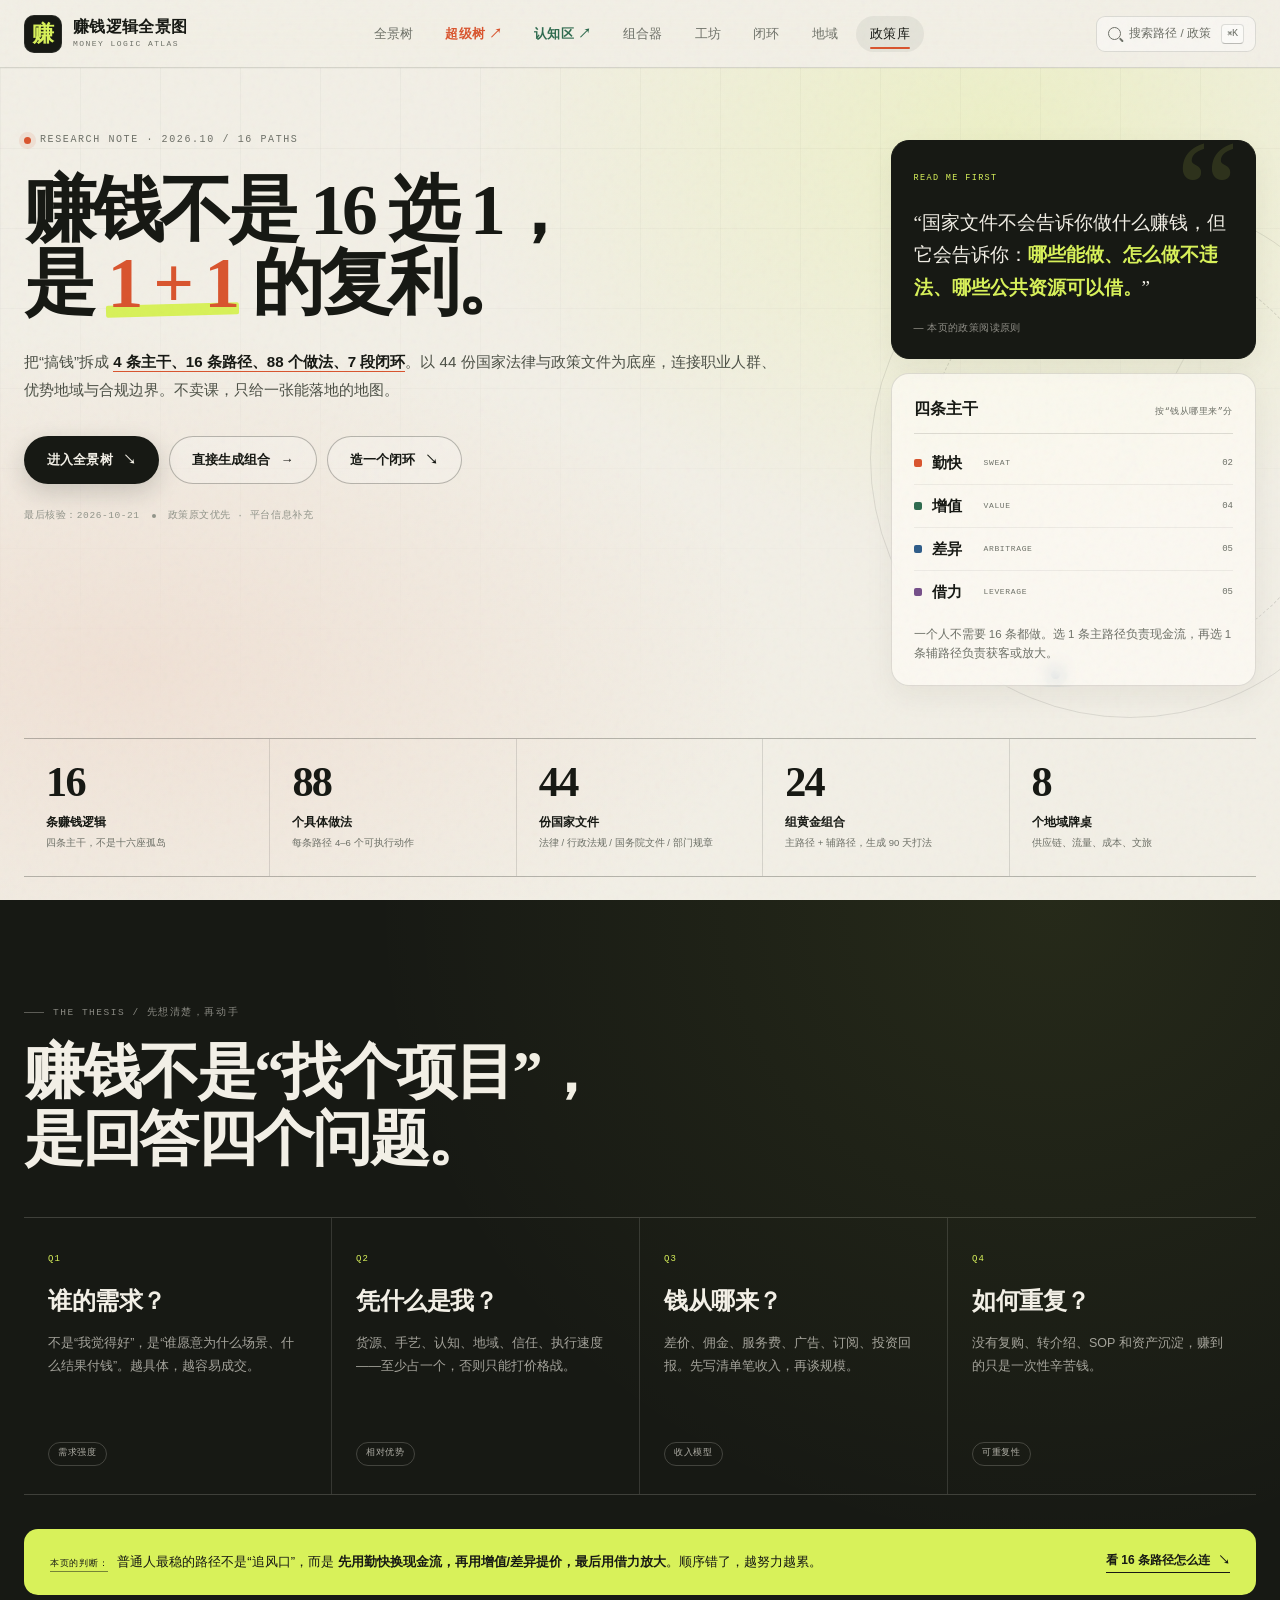
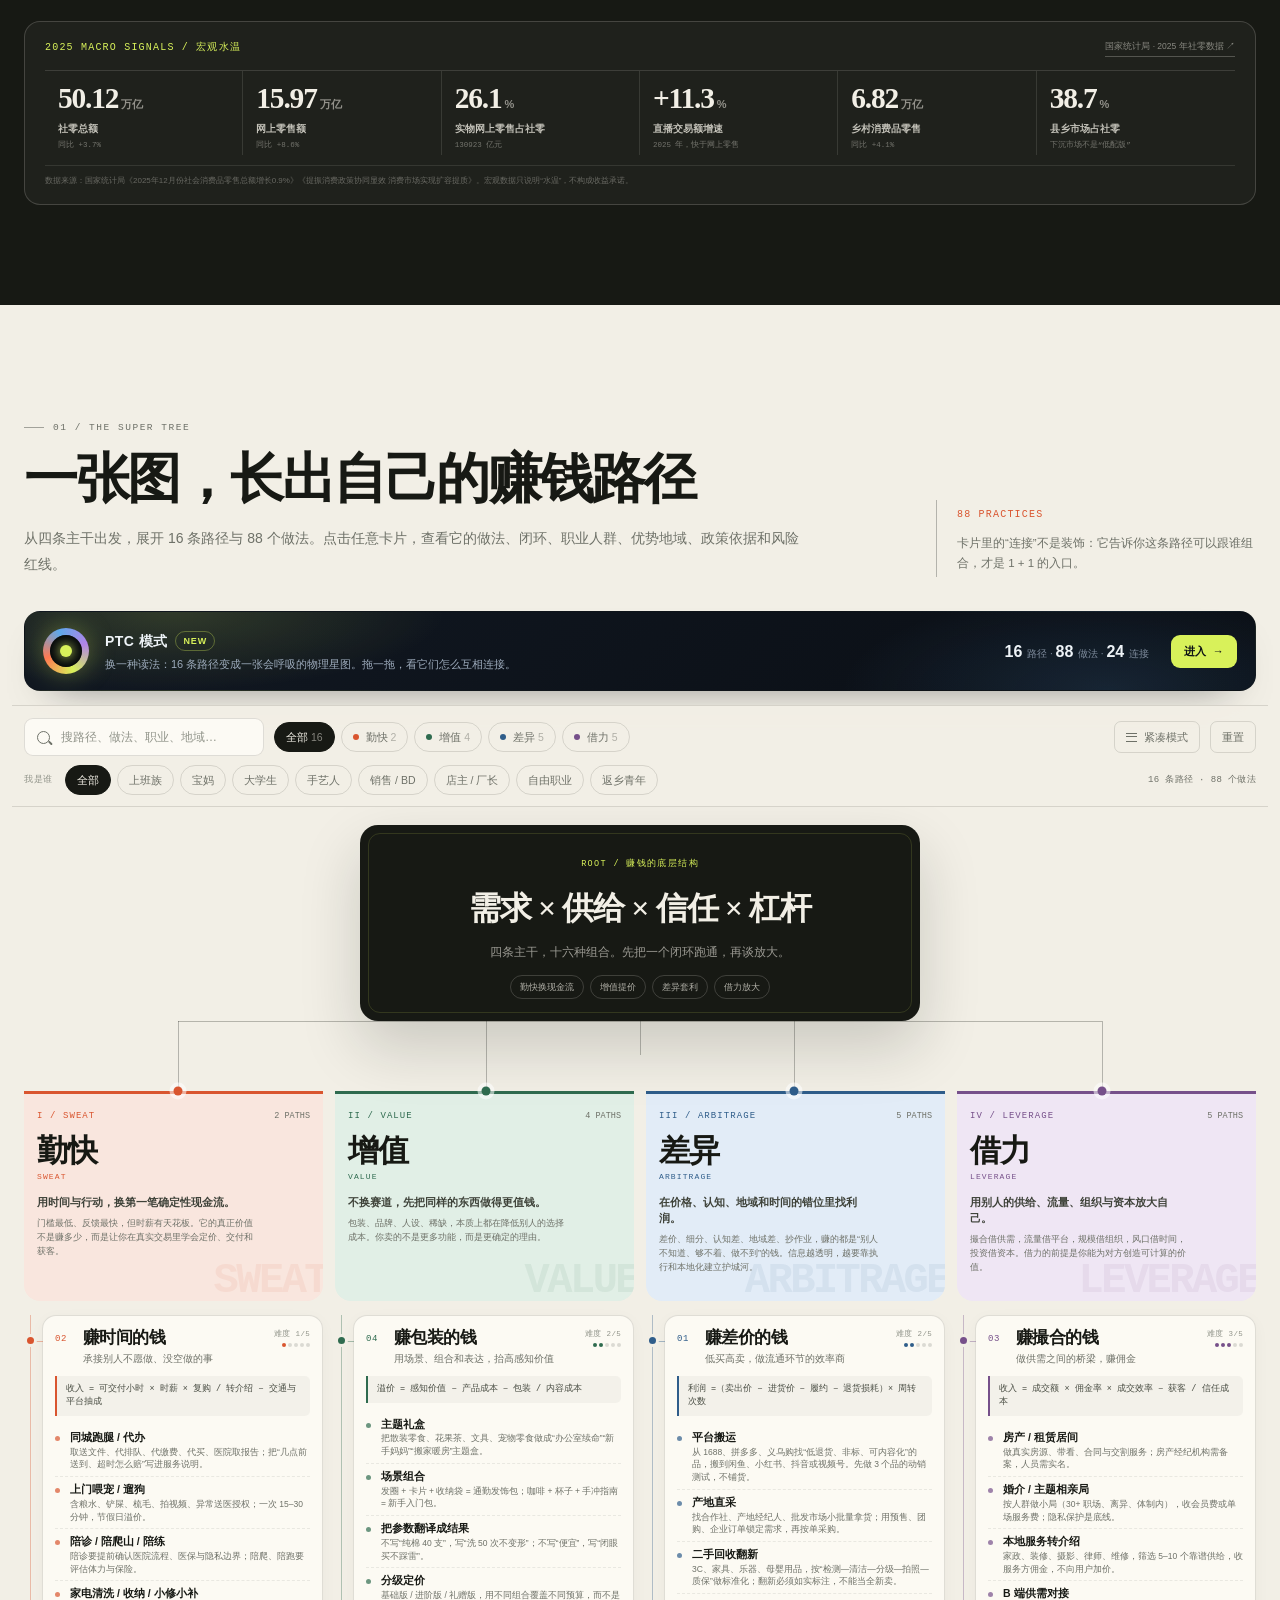
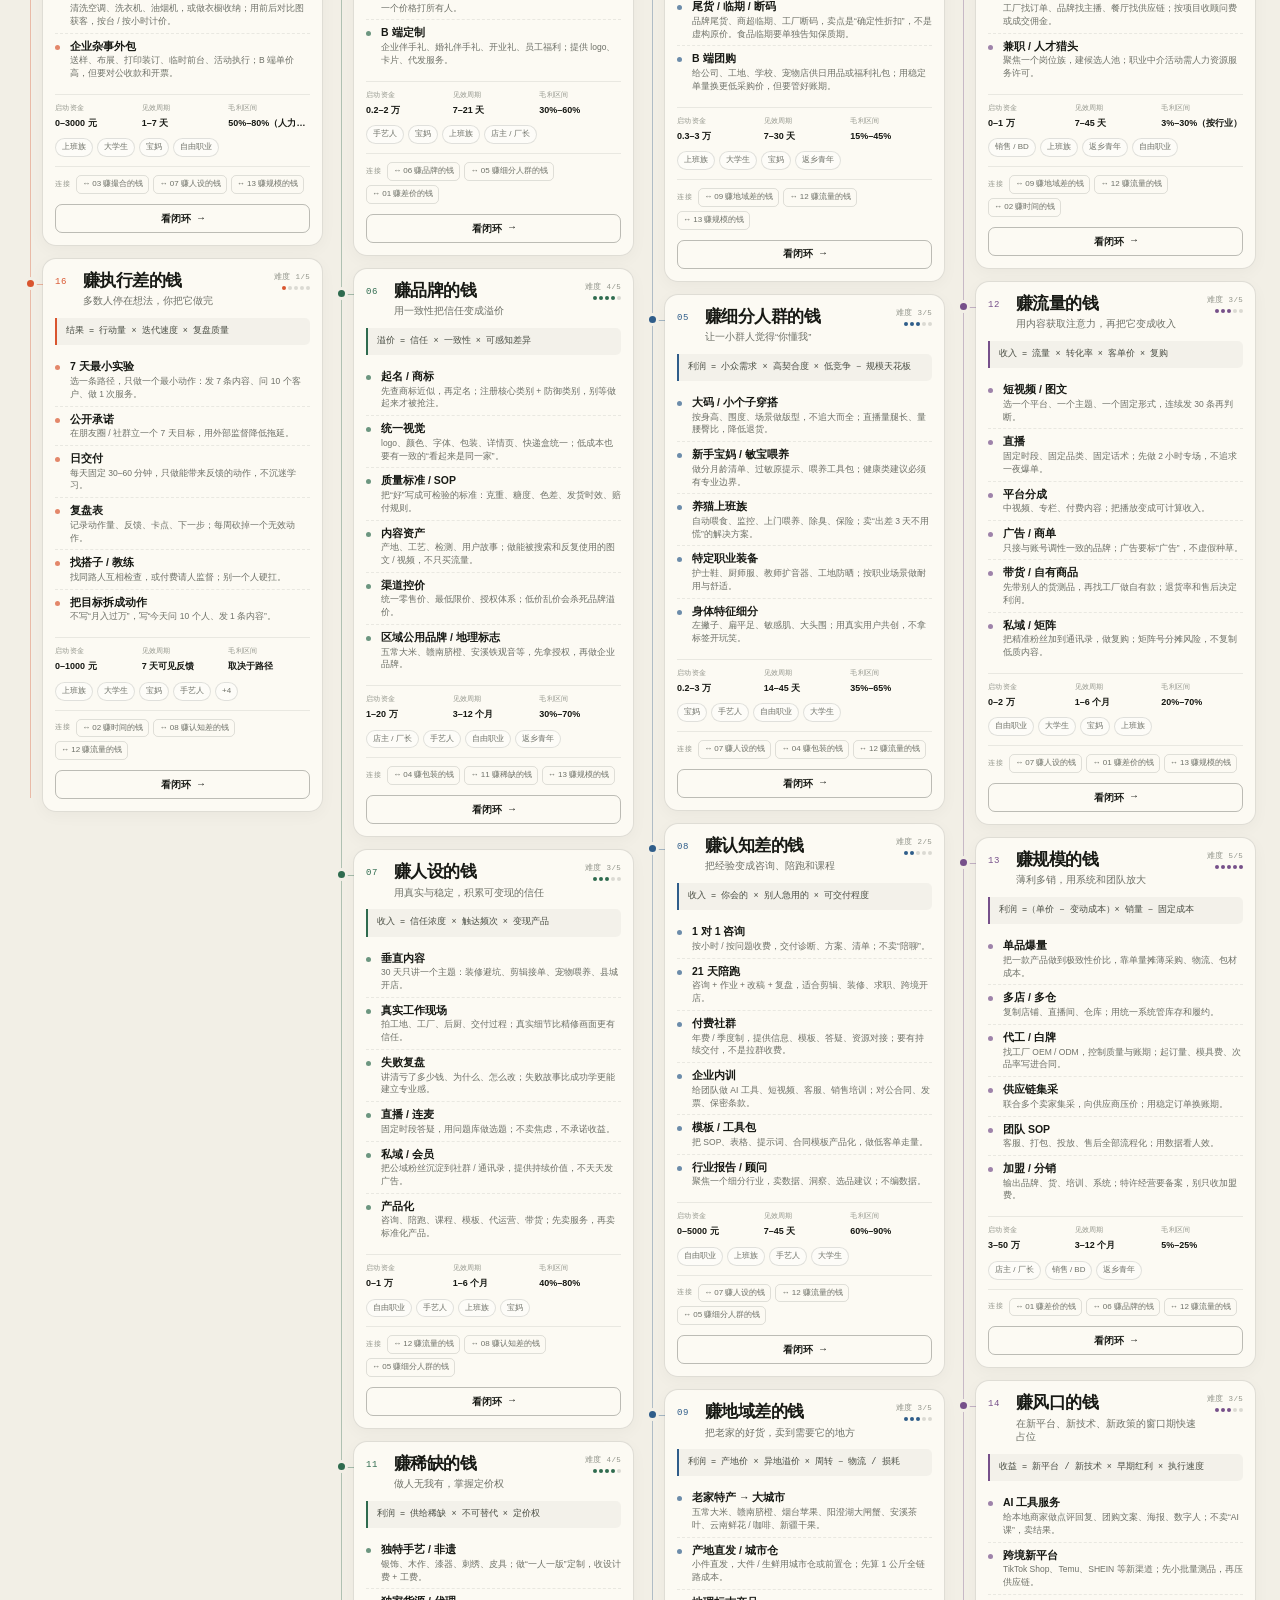
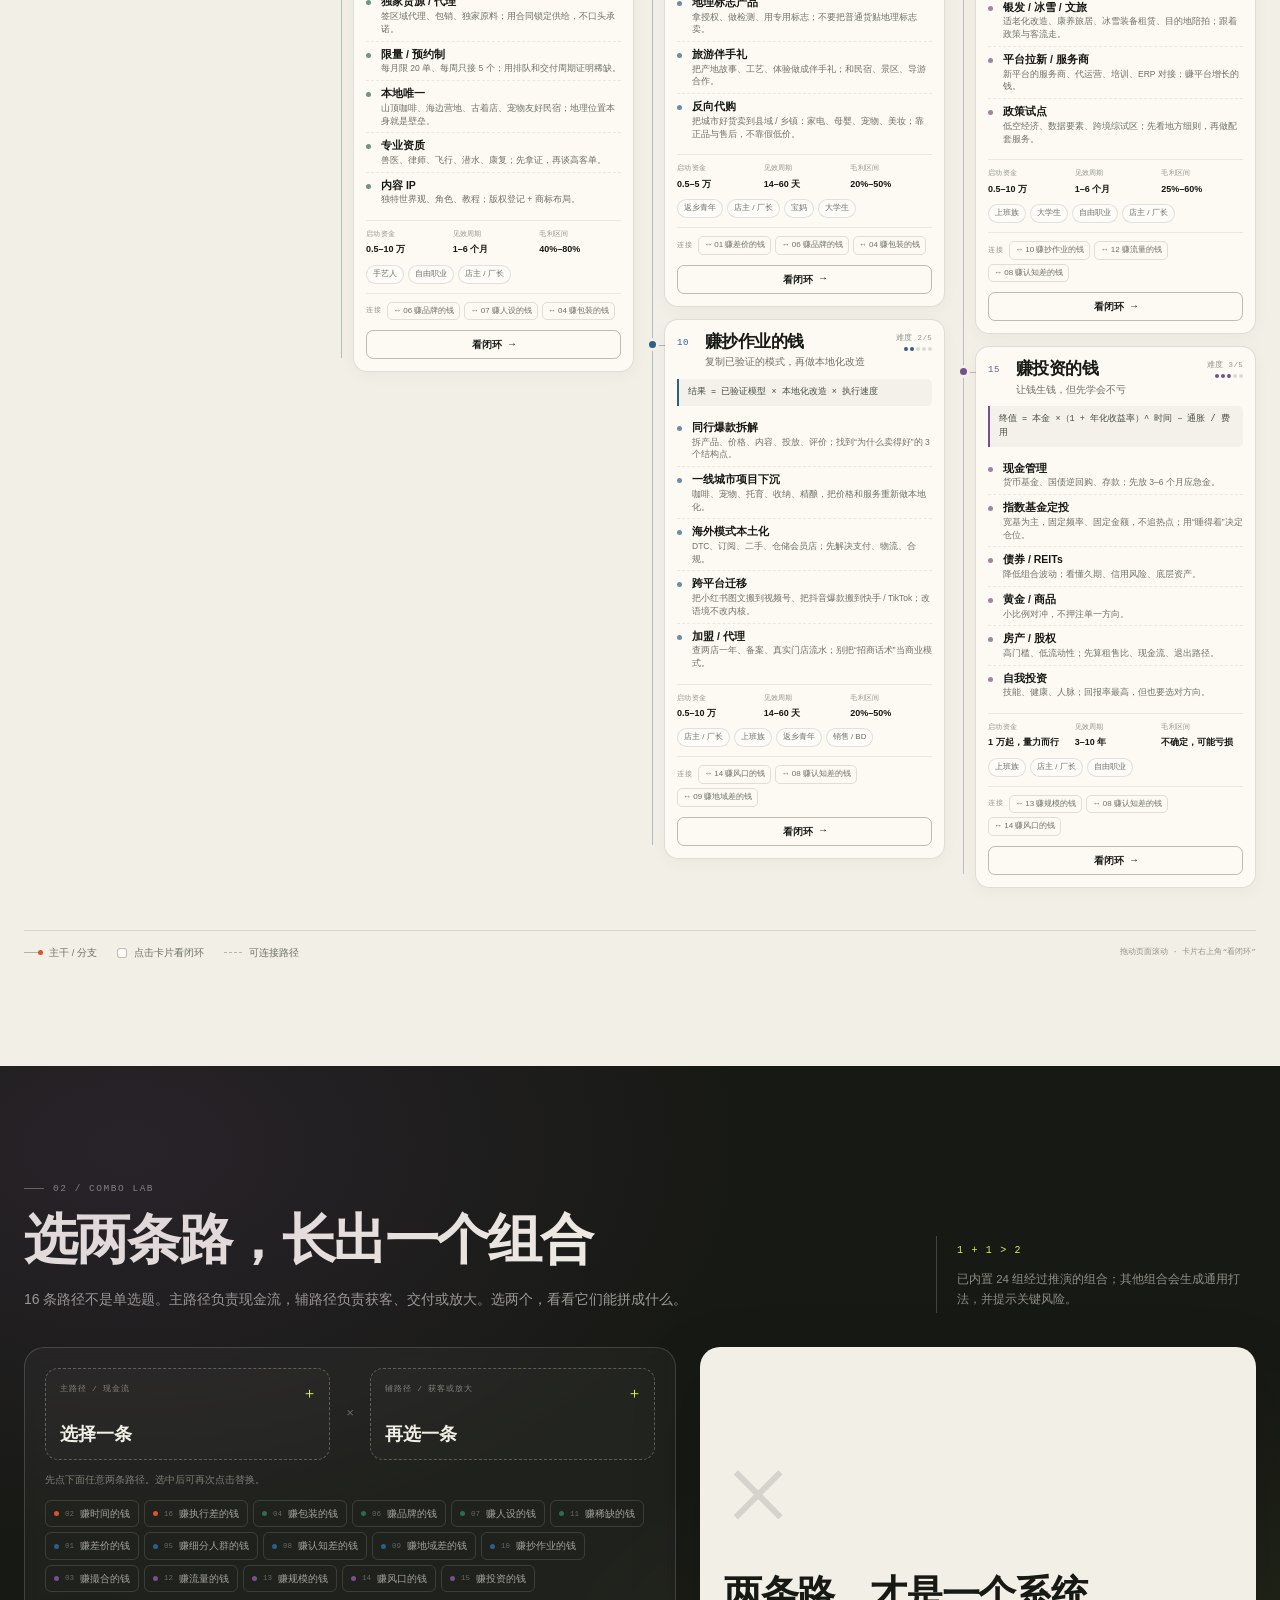
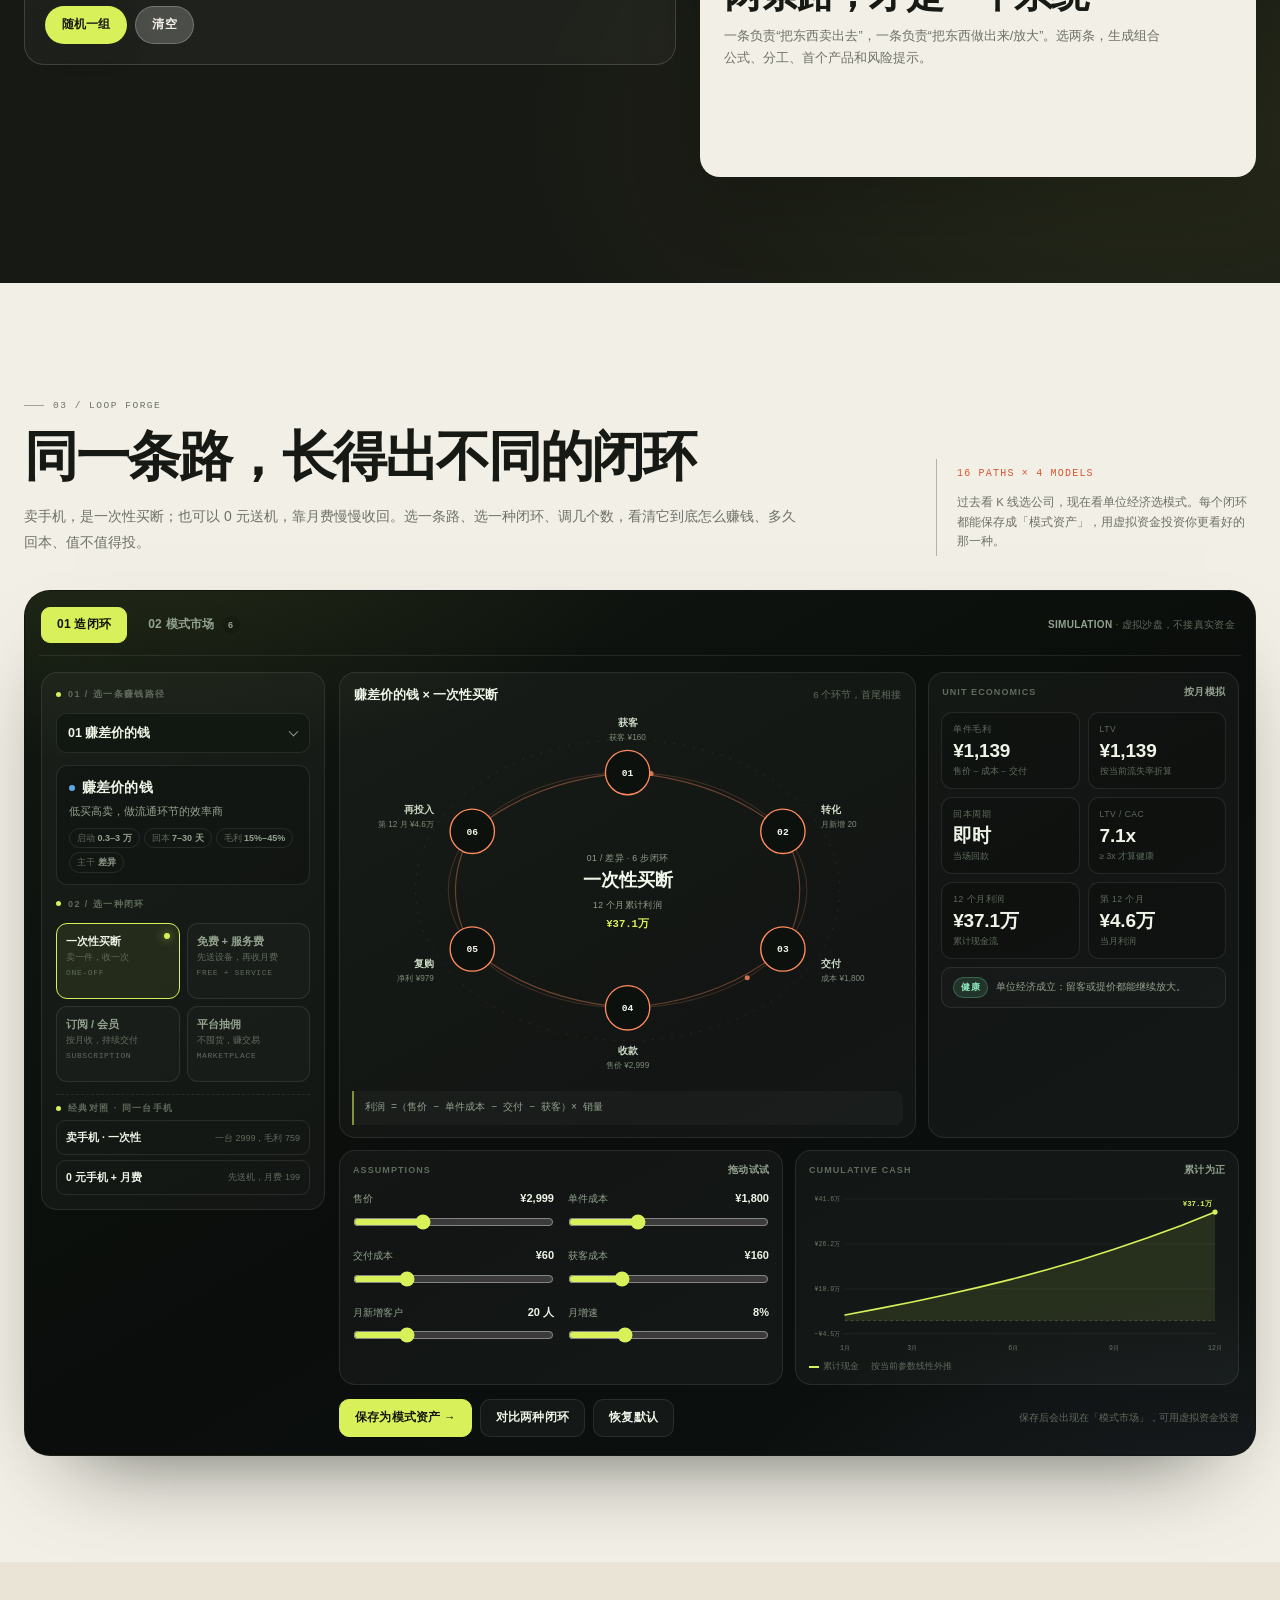
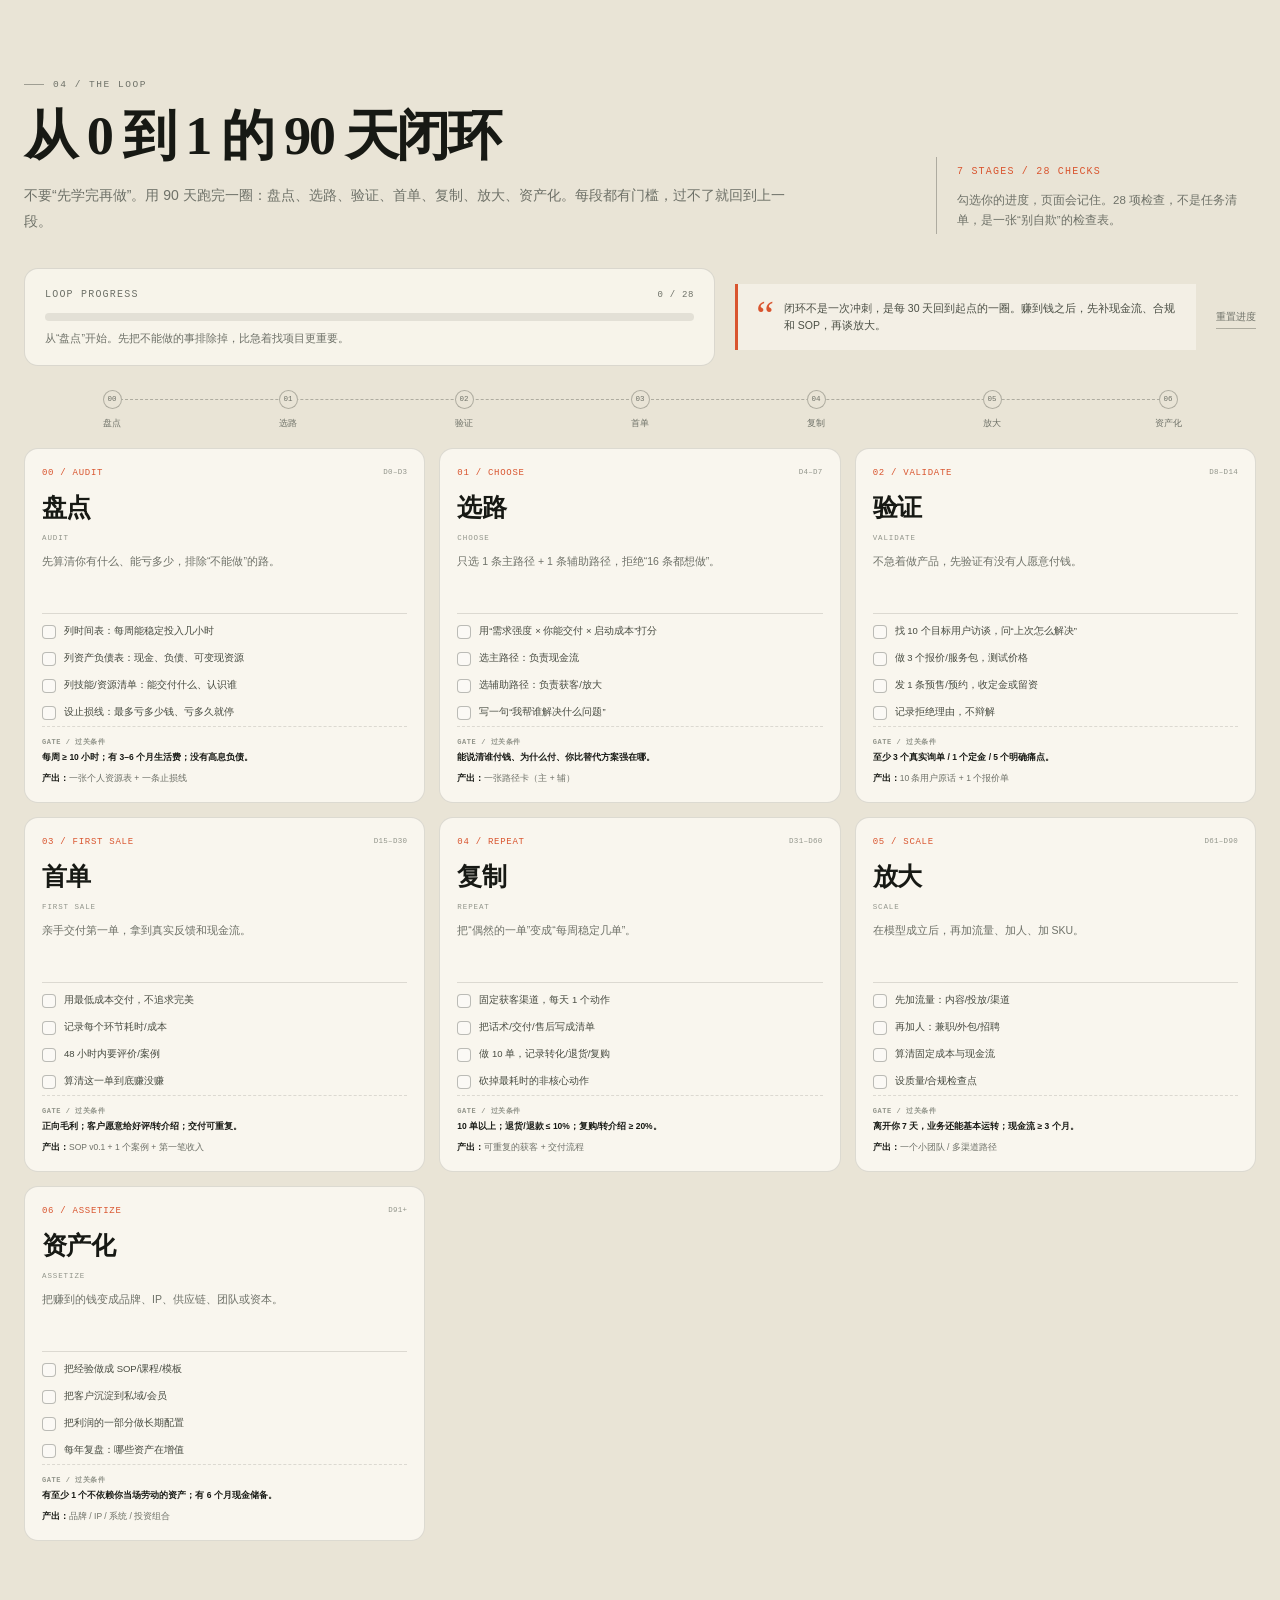
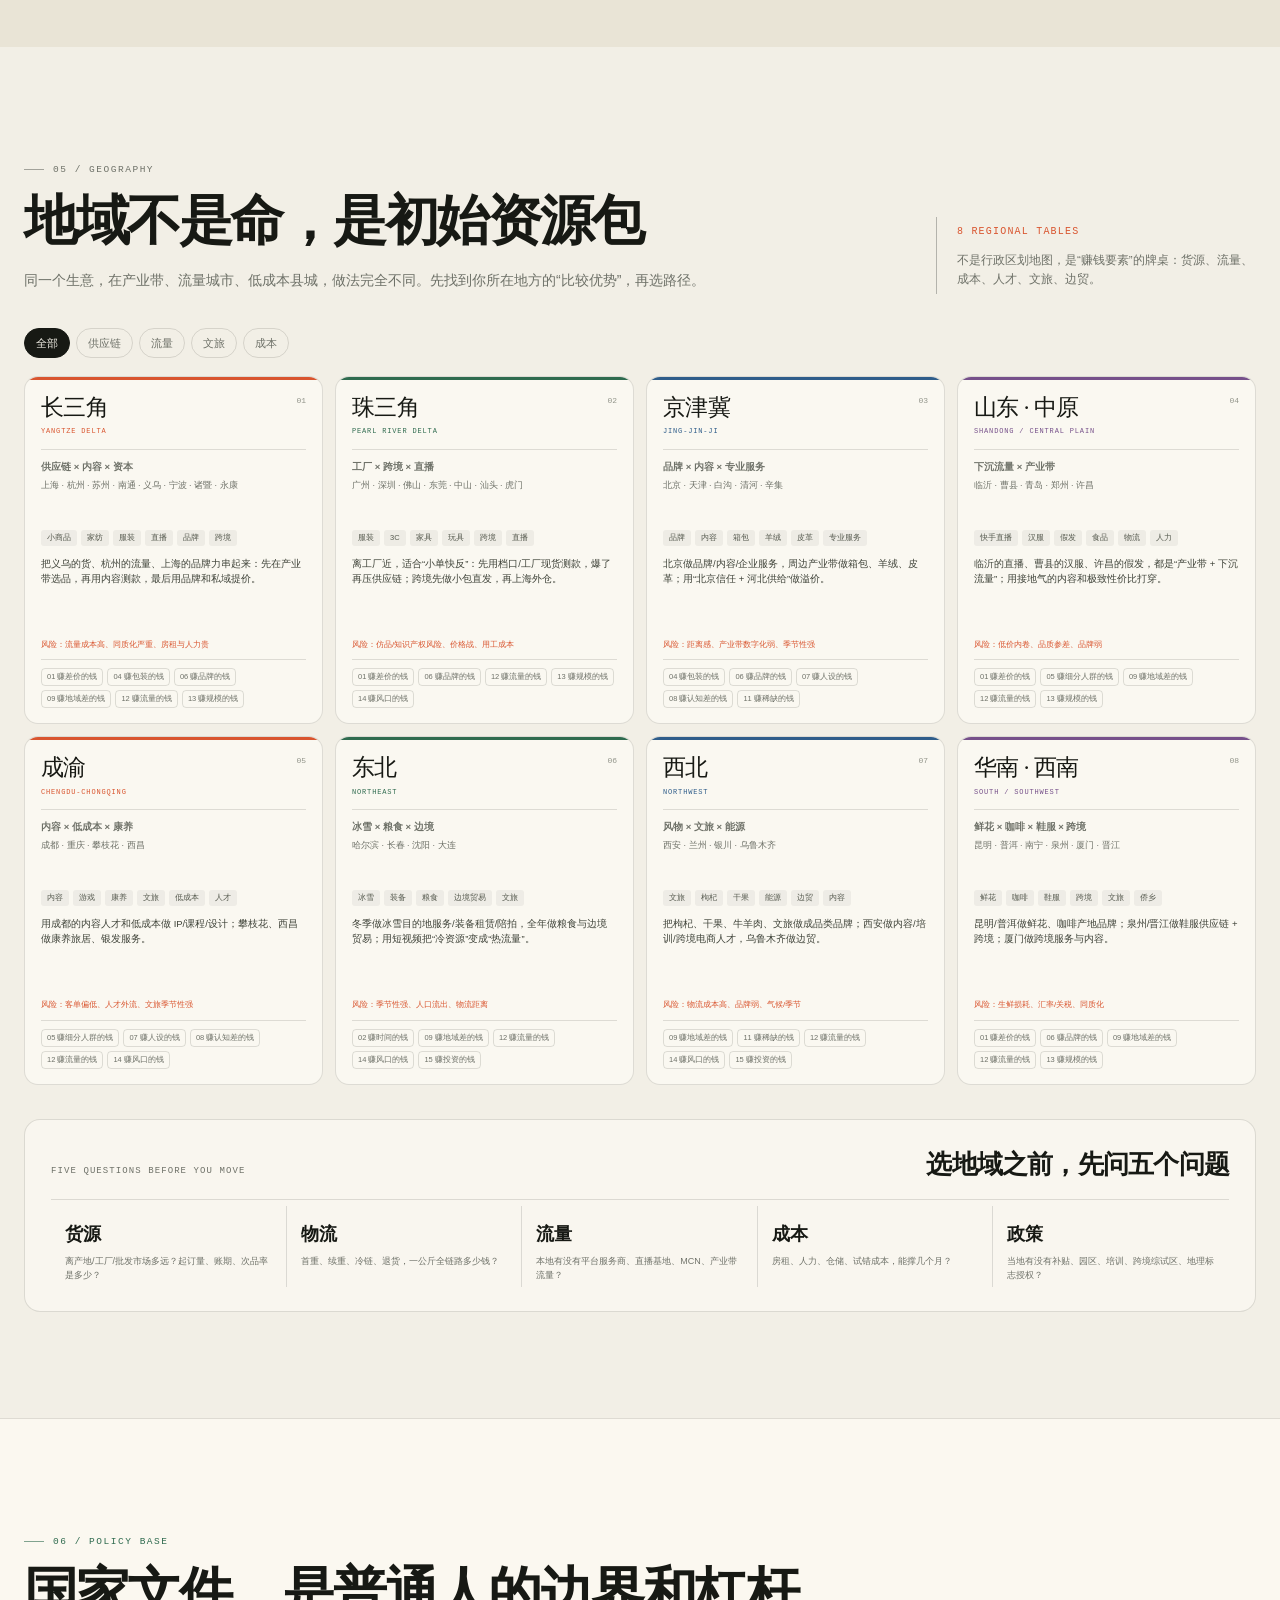
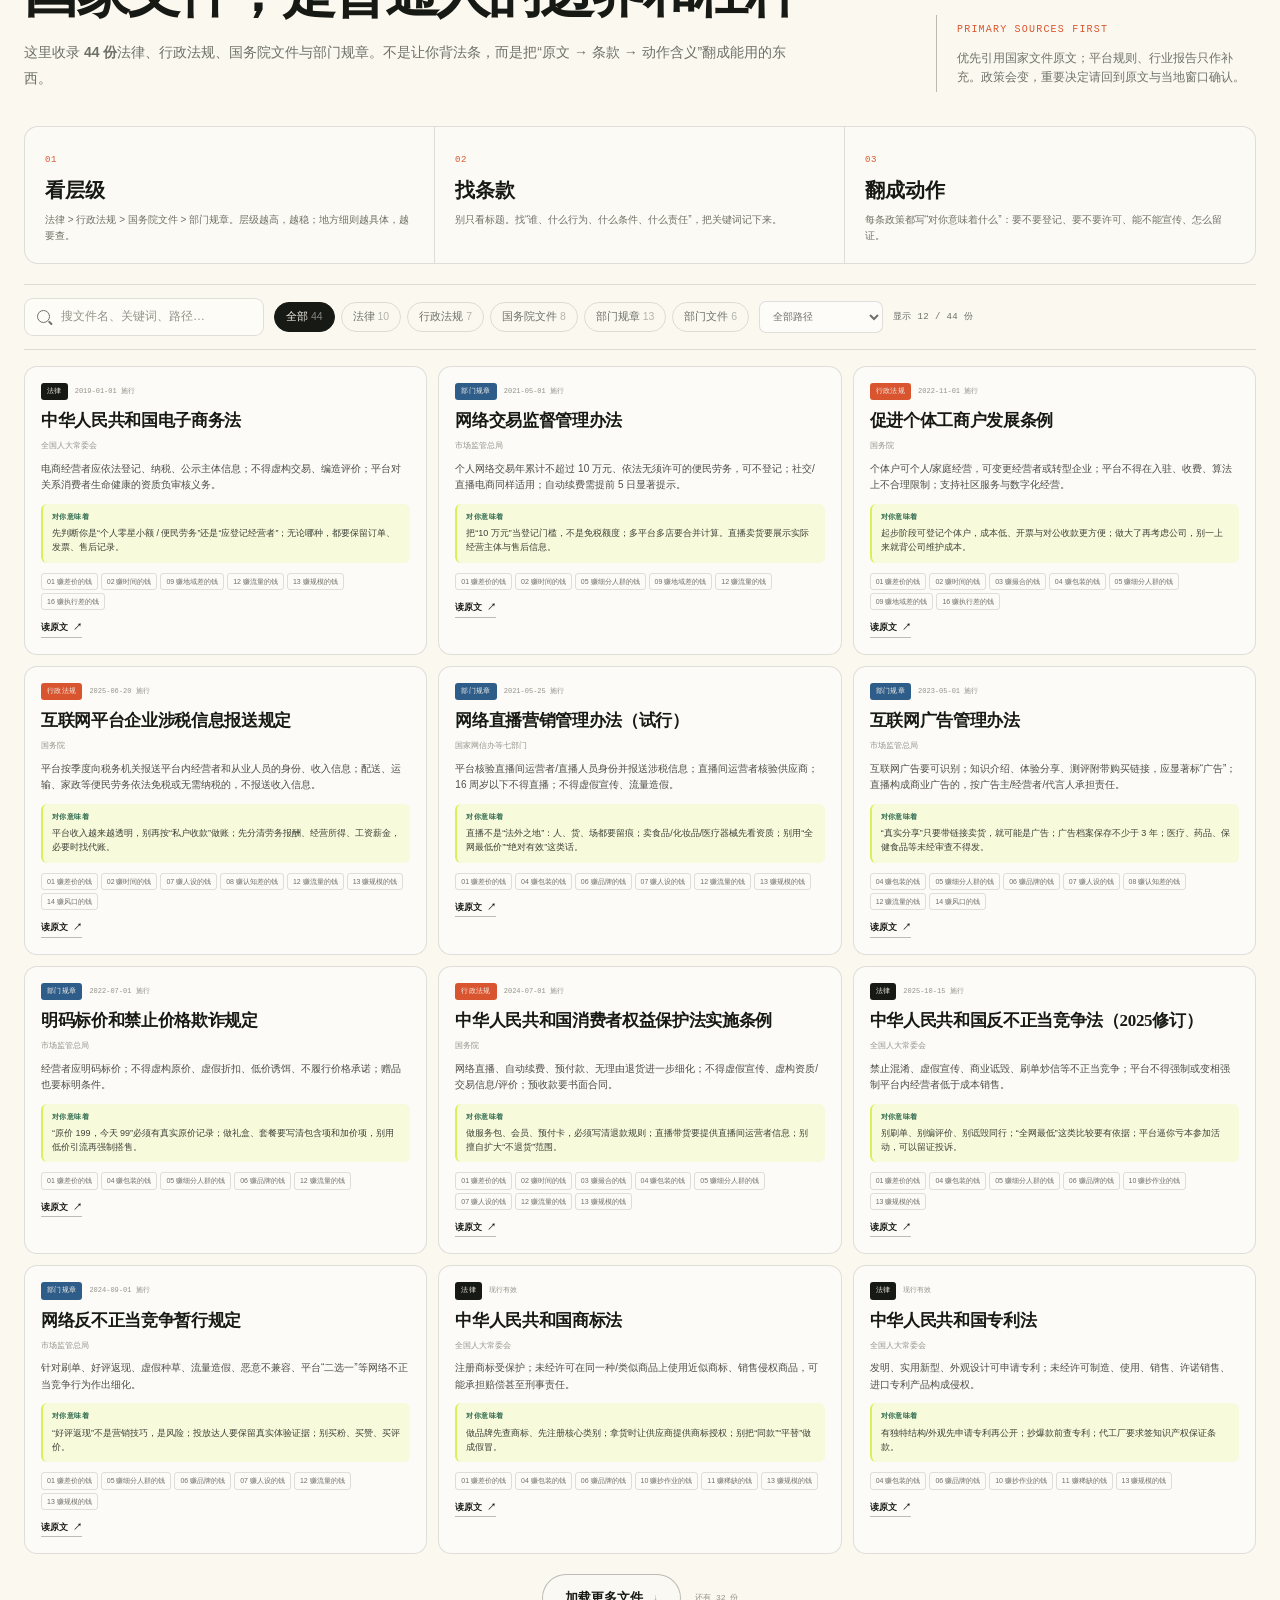
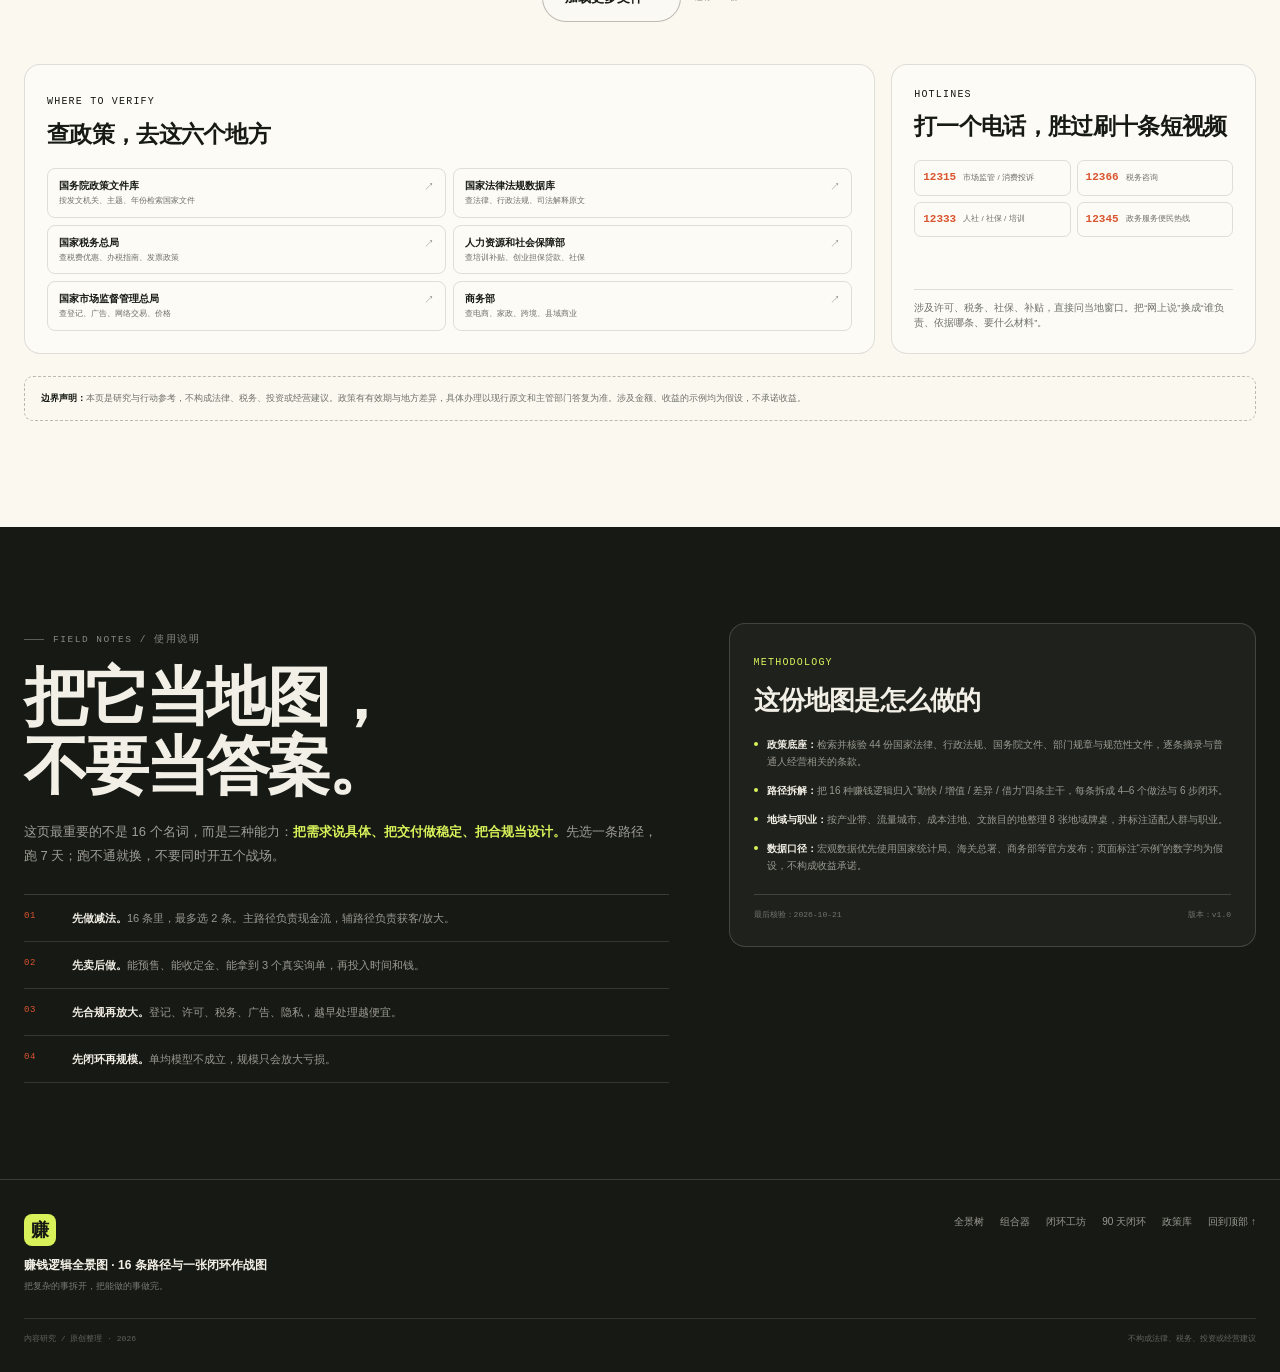
<file: index.html>
<!DOCTYPE html>
<html lang="zh-CN">
<head>
  <meta charset="UTF-8">
  <meta name="viewport" content="width=device-width, initial-scale=1.0">
  <meta name="theme-color" content="#f2efe6">
  <title>赚钱逻辑全景图 · 16 条路径 / 闭环工坊 / 模式市场</title>
  <meta name="description" content="把 16 种赚钱逻辑拆成 4 条主干、88 个做法；用 PTC 物理星图浏览，在闭环工坊里调参生成商业模式，再用虚拟资金投资你更看好的模式。">
  <link rel="icon" href="data:image/svg+xml,%3Csvg xmlns='http://www.w3.org/2000/svg' viewBox='0 0 64 64'%3E%3Crect width='64' height='64' rx='14' fill='%23171914'/%3E%3Ccircle cx='32' cy='32' r='16' fill='none' stroke='%23d8f15a' stroke-width='5'/%3E%3Cpath d='M32 20v24M24 28h16' stroke='%23d8f15a' stroke-width='4' stroke-linecap='round'/%3E%3C/svg%3E">
  <link rel="stylesheet" href="assets/style.css">
  <link rel="stylesheet" href="assets/ptc.css">
  <link rel="stylesheet" href="assets/lab.css">
</head>
<body>
  <div class="page-grain" aria-hidden="true"></div>
  <div class="cursor-glow" aria-hidden="true"></div>

  <header class="topbar" id="topbar">
    <a class="brand" href="#top" aria-label="回到顶部">
      <span class="brand-mark">赚</span>
      <span class="brand-text">
        <b>赚钱逻辑全景图</b>
        <small>MONEY LOGIC ATLAS</small>
      </span>
    </a>
    <nav class="nav" aria-label="主导航">
      <a href="#atlas">全景树</a>
      <a href="tree.html" style="color:#d9552f;font-weight:700">超级树 ↗</a>
      <a href="knowledge.html" style="color:#2f6b4f;font-weight:700">认知区 ↗</a>
      <a href="#combo">组合器</a>
      <a href="#lab">工坊</a>
      <a href="#loop">闭环</a>
      <a href="#regions">地域</a>
      <a href="#policy">政策库</a>
    </nav>
    <div class="top-actions">
      <button class="search-trigger" id="searchTrigger" type="button" aria-label="打开全局搜索">
        <span class="search-icon" aria-hidden="true"></span>
        <span>搜索路径 / 政策</span>
        <kbd>⌘K</kbd>
      </button>
      <button class="menu-btn" id="menuBtn" type="button" aria-label="打开导航菜单" aria-expanded="false">
        <span></span><span></span>
      </button>
    </div>
  </header>

  <div class="mobile-nav" id="mobileNav" hidden>
    <a href="#atlas">01 全景树</a>
    <a href="#combo">02 组合器</a>
    <a href="#lab">03 工坊</a>
    <a href="#loop">04 闭环</a>
    <a href="#regions">05 地域</a>
    <a href="#policy">06 政策库</a>
  </div>

  <main id="top">
    <section class="hero">
      <div class="hero-grid" aria-hidden="true"></div>
      <div class="hero-orbit" aria-hidden="true">
        <span class="orbit-dot dot-a"></span>
        <span class="orbit-dot dot-b"></span>
        <span class="orbit-dot dot-c"></span>
        <span class="orbit-line"></span>
      </div>
      <div class="wrap hero-inner">
        <div class="hero-copy reveal">
          <div class="eyebrow"><span class="pulse"></span> RESEARCH NOTE · 2026.10 / 16 PATHS</div>
          <h1>赚钱不是 16 选 1，<br>是 <em>1 + 1</em> 的复利。</h1>
          <p class="hero-lead">把“搞钱”拆成 <strong>4 条主干、16 条路径、88 个做法、7 段闭环</strong>。以 44 份国家法律与政策文件为底座，连接职业人群、优势地域与合规边界。不卖课，只给一张能落地的地图。</p>
          <div class="hero-actions">
            <a class="btn btn-primary" href="#atlas">进入全景树 <span aria-hidden="true">↘</span></a>
            <a class="btn btn-ghost" href="#combo">直接生成组合 <span aria-hidden="true">→</span></a>
            <a class="btn btn-ghost" href="#lab">造一个闭环 <span aria-hidden="true">↘</span></a>
          </div>
          <div class="hero-meta">
            <span>最后核验：2026-10-21</span>
            <span class="dot-sep"></span>
            <span>政策原文优先 · 平台信息补充</span>
          </div>
        </div>

        <aside class="hero-side reveal" aria-label="阅读提示">
          <div class="side-card quote-card">
            <span class="card-index">READ ME FIRST</span>
            <p class="quote">“国家文件不会告诉你做什么赚钱，但它会告诉你：<strong>哪些能做、怎么做不违法、哪些公共资源可以借。</strong>”</p>
            <span class="quote-by">— 本页的政策阅读原则</span>
          </div>
          <div class="side-card family-card">
            <div class="side-card-head">
              <span>四条主干</span>
              <span class="tiny">按“钱从哪里来”分</span>
            </div>
            <ol class="family-list" id="heroFamilies"></ol>
            <p class="side-note">一个人不需要 16 条都做。选 1 条主路径负责现金流，再选 1 条辅路径负责获客或放大。</p>
          </div>
        </aside>
      </div>

      <div class="wrap hero-stats reveal" id="heroStats">
        <div class="stat"><b>16</b><span>条赚钱逻辑</span><small>四条主干，不是十六座孤岛</small></div>
        <div class="stat"><b>88</b><span>个具体做法</span><small>每条路径 4–6 个可执行动作</small></div>
        <div class="stat"><b>44</b><span>份国家文件</span><small>法律 / 行政法规 / 国务院文件 / 部门规章</small></div>
        <div class="stat"><b>24</b><span>组黄金组合</span><small>主路径 + 辅路径，生成 90 天打法</small></div>
        <div class="stat"><b>8</b><span>个地域牌桌</span><small>供应链、流量、成本、文旅</small></div>
      </div>
    </section>

    <section class="manifesto">
      <div class="wrap">
        <div class="manifesto-head reveal">
          <span class="section-kicker">THE THESIS / 先想清楚，再动手</span>
          <h2>赚钱不是“找个项目”，<br>是回答四个问题。</h2>
        </div>
        <div class="question-grid">
          <article class="question-card reveal">
            <span class="q-no">Q1</span>
            <h3>谁的需求？</h3>
            <p>不是“我觉得好”，是“谁愿意为什么场景、什么结果付钱”。越具体，越容易成交。</p>
            <span class="q-tag">需求强度</span>
          </article>
          <article class="question-card reveal">
            <span class="q-no">Q2</span>
            <h3>凭什么是我？</h3>
            <p>货源、手艺、认知、地域、信任、执行速度——至少占一个，否则只能打价格战。</p>
            <span class="q-tag">相对优势</span>
          </article>
          <article class="question-card reveal">
            <span class="q-no">Q3</span>
            <h3>钱从哪来？</h3>
            <p>差价、佣金、服务费、广告、订阅、投资回报。先写清单笔收入，再谈规模。</p>
            <span class="q-tag">收入模型</span>
          </article>
          <article class="question-card reveal">
            <span class="q-no">Q4</span>
            <h3>如何重复？</h3>
            <p>没有复购、转介绍、SOP 和资产沉淀，赚到的只是一次性辛苦钱。</p>
            <span class="q-tag">可重复性</span>
          </article>
        </div>
        <div class="thesis-strip reveal">
          <p><span>本页的判断：</span>普通人最稳的路径不是“追风口”，而是 <strong>先用勤快换现金流，再用增值/差异提价，最后用借力放大</strong>。顺序错了，越努力越累。</p>
          <a href="#atlas">看 16 条路径怎么连 <span aria-hidden="true">↘</span></a>
        </div>
        <div class="macro-strip reveal">
          <div class="macro-top">
            <span class="mono">2025 MACRO SIGNALS / 宏观水温</span>
            <a href="https://www.stats.gov.cn/sj/zxfb/202601/t20260119_1962323.html" target="_blank" rel="noopener noreferrer">国家统计局 · 2025 年社零数据 ↗</a>
          </div>
          <div class="macro-grid">
            <div class="macro-stat"><b>50.12<span>万亿</span></b><strong>社零总额</strong><small>同比 +3.7%</small></div>
            <div class="macro-stat"><b>15.97<span>万亿</span></b><strong>网上零售额</strong><small>同比 +8.6%</small></div>
            <div class="macro-stat"><b>26.1<span>%</span></b><strong>实物网上零售占社零</strong><small>130923 亿元</small></div>
            <div class="macro-stat"><b>+11.3<span>%</span></b><strong>直播交易额增速</strong><small>2025 年，快于网上零售</small></div>
            <div class="macro-stat"><b>6.82<span>万亿</span></b><strong>乡村消费品零售</strong><small>同比 +4.1%</small></div>
            <div class="macro-stat"><b>38.7<span>%</span></b><strong>县乡市场占社零</strong><small>下沉市场不是“低配版”</small></div>
          </div>
          <p class="macro-source">数据来源：国家统计局《2025年12月份社会消费品零售总额增长0.9%》《提振消费政策协同显效 消费市场实现扩容提质》。宏观数据只说明“水温”，不构成收益承诺。</p>
        </div>
      </div>
    </section>

    <section class="atlas section" id="atlas">
      <div class="wrap">
        <div class="section-head reveal">
          <div>
            <span class="section-kicker">01 / THE SUPER TREE</span>
            <h2>一张图，长出自己的赚钱路径</h2>
            <p class="section-lead">从四条主干出发，展开 16 条路径与 88 个做法。点击任意卡片，查看它的做法、闭环、职业人群、优势地域、政策依据和风险红线。</p>
          </div>
          <div class="section-side-note">
            <span class="mono">88 PRACTICES</span>
            <p>卡片里的“连接”不是装饰：它告诉你这条路径可以跟谁组合，才是 1 + 1 的入口。</p>
          </div>
        </div>

        <button class="ptc-banner reveal" id="ptcOpen" type="button" aria-haspopup="dialog">
          <span class="ptc-orb" aria-hidden="true"><i></i></span>
          <span class="ptc-banner-copy">
            <b>PTC 模式 <em>NEW</em></b>
            <span>换一种读法：16 条路径变成一张会呼吸的物理星图。拖一拖，看它们怎么互相连接。</span>
          </span>
          <span class="ptc-banner-meta"><b>16</b> 路径 · <b>88</b> 做法 · <b>24</b> 连接</span>
          <span class="ptc-banner-go">进入 <i>→</i></span>
        </button>

        <div class="atlas-toolbar reveal">
          <div class="toolbar-row">
            <label class="search-box" for="treeSearch">
              <span class="search-icon" aria-hidden="true"></span>
              <input id="treeSearch" type="search" placeholder="搜路径、做法、职业、地域…" autocomplete="off">
              <button type="button" class="clear-search" id="clearTreeSearch" aria-label="清空搜索" hidden>×</button>
            </label>
            <div class="filter-group" id="familyFilters" role="group" aria-label="按主干筛选"></div>
            <div class="toolbar-spacer"></div>
            <button class="tool-btn" id="densityBtn" type="button" aria-pressed="false"><span class="density-icon"></span> 紧凑模式</button>
            <button class="tool-btn" id="resetTree" type="button">重置</button>
          </div>
          <div class="toolbar-row toolbar-row-secondary">
            <span class="filter-label">我是谁</span>
            <div class="persona-filters" id="personaFilters" role="group" aria-label="按身份筛选"></div>
            <div class="toolbar-spacer"></div>
            <span class="result-count" id="treeCount">16 条路径 · 88 个做法</span>
          </div>
        </div>

        <div class="tree-shell reveal" id="treeShell">
          <div class="tree-top">
            <div class="tree-root" id="treeRoot">
              <span class="root-kicker">ROOT / 赚钱的底层结构</span>
              <h3>需求 × 供给 × 信任 × 杠杆</h3>
              <p>四条主干，十六种组合。先把一个闭环跑通，再谈放大。</p>
              <div class="root-tags">
                <span>勤快换现金流</span>
                <span>增值提价</span>
                <span>差异套利</span>
                <span>借力放大</span>
              </div>
            </div>
            <div class="tree-bus" id="treeBus" aria-hidden="true"></div>
          </div>
          <div class="lanes" id="lanes"></div>
          <div class="tree-legend">
            <span><i class="legend-line"></i> 主干 / 分支</span>
            <span><i class="legend-chip"></i> 点击卡片看闭环</span>
            <span><i class="legend-dash"></i> 可连接路径</span>
            <span class="legend-hint">拖动页面滚动 · 卡片右上角“看闭环”</span>
          </div>
        </div>
      </div>
    </section>

    <section class="combo section" id="combo">
      <div class="wrap">
        <div class="section-head reveal">
          <div>
            <span class="section-kicker">02 / COMBO LAB</span>
            <h2>选两条路，长出一个组合</h2>
            <p class="section-lead">16 条路径不是单选题。主路径负责现金流，辅路径负责获客、交付或放大。选两个，看看它们能拼成什么。</p>
          </div>
          <div class="section-side-note">
            <span class="mono">1 + 1 &gt; 2</span>
            <p>已内置 24 组经过推演的组合；其他组合会生成通用打法，并提示关键风险。</p>
          </div>
        </div>

        <div class="combo-layout reveal">
          <div class="combo-picker">
            <div class="combo-slots">
              <button class="combo-slot" id="slotA" type="button" data-slot="a">
                <span class="slot-label">主路径 / 现金流</span>
                <strong id="slotAText">选择一条</strong>
                <span class="slot-arrow" aria-hidden="true">＋</span>
              </button>
              <span class="slot-plus" aria-hidden="true">×</span>
              <button class="combo-slot" id="slotB" type="button" data-slot="b">
                <span class="slot-label">辅路径 / 获客或放大</span>
                <strong id="slotBText">再选一条</strong>
                <span class="slot-arrow" aria-hidden="true">＋</span>
              </button>
            </div>
            <div class="combo-hint" id="comboHint">先点下面任意两条路径。选中后可再次点击替换。</div>
            <div class="combo-chips" id="comboChips"></div>
            <div class="combo-actions">
              <button class="btn btn-small btn-primary" id="randomCombo" type="button">随机一组</button>
              <button class="btn btn-small btn-ghost" id="clearCombo" type="button">清空</button>
            </div>
          </div>

          <div class="combo-result" id="comboResult" aria-live="polite">
            <div class="combo-empty">
              <span class="combo-empty-mark">×</span>
              <h3>两条路，才是一个系统</h3>
              <p>一条负责“把东西卖出去”，一条负责“把东西做出来/放大”。选两条，生成组合公式、分工、首个产品和风险提示。</p>
            </div>
          </div>
        </div>
      </div>
    </section>

    <section class="lab section" id="lab">
      <div class="wrap">
        <div class="section-head reveal">
          <div>
            <span class="section-kicker">03 / LOOP FORGE</span>
            <h2>同一条路，长得出不同的闭环</h2>
            <p class="section-lead">卖手机，是一次性买断；也可以 0 元送机，靠月费慢慢收回。选一条路、选一种闭环、调几个数，看清它到底怎么赚钱、多久回本、值不值得投。</p>
          </div>
          <div class="section-side-note">
            <span class="mono">16 PATHS × 4 MODELS</span>
            <p>过去看 K 线选公司，现在看单位经济选模式。每个闭环都能保存成「模式资产」，用虚拟资金投资你更看好的那一种。</p>
          </div>
        </div>

        <div class="lab-console reveal">
          <div class="lab-tabs" role="tablist" aria-label="闭环工坊视图">
            <button class="lab-tab on" type="button" data-tab="forge" role="tab" aria-selected="true">01 造闭环</button>
            <button class="lab-tab" type="button" data-tab="market" role="tab" aria-selected="false">02 模式市场 <span id="marketCount">6</span></button>
            <span class="lab-status" id="labStatus"><b>SIMULATION</b> · 虚拟沙盘，不接真实资金</span>
          </div>

          <div class="lab-view" id="labForge">
            <div class="lab-forge">
              <aside class="lab-picker">
                <span class="lab-kicker"><i></i>01 / 选一条赚钱路径</span>
                <div class="lab-select"><select id="labMethod" aria-label="选择赚钱路径"></select></div>
                <div class="lab-method" id="labMethodCard"></div>
                <span class="lab-kicker"><i></i>02 / 选一种闭环</span>
                <div class="lab-arches" id="labArches"></div>
                <div class="lab-presets" id="labPresets"></div>
              </aside>

              <div class="lab-main">
                <div class="lab-top">
                  <div class="lab-card lab-stage">
                    <div class="lab-stage-title"><b id="labStageTitle">闭环</b><span>6 个环节，首尾相接</span></div>
                    <div id="labLoop"></div>
                    <div class="lab-formula" id="labFormula"></div>
                  </div>
                  <div class="lab-card">
                    <div class="lab-card-head">UNIT ECONOMICS <b id="labUnitNote">按月模拟</b></div>
                    <div class="lab-metrics" id="labMetrics"></div>
                  </div>
                </div>

                <div class="lab-bottom">
                  <div class="lab-card lab-controls-card">
                    <div class="lab-card-head">ASSUMPTIONS <b>拖动试试</b></div>
                    <div class="lab-controls" id="labControls"></div>
                  </div>
                  <div class="lab-card lab-chart-card">
                    <div class="lab-card-head">CUMULATIVE CASH <b id="labChartNote">12 个月</b></div>
                    <div class="lab-chart" id="labChart"></div>
                    <div class="lab-chart-legend"><span><i></i>累计现金</span><span>按当前参数线性外推</span></div>
                  </div>
                </div>

                <div class="lab-actions">
                  <button class="lab-btn primary" type="button" id="labSave">保存为模式资产 →</button>
                  <button class="lab-btn" type="button" id="labCompare">对比两种闭环</button>
                  <button class="lab-btn" type="button" id="labReset">恢复默认</button>
                  <span class="note" id="labNote">保存后会出现在「模式市场」，可用虚拟资金投资</span>
                </div>
              </div>
            </div>
          </div>

          <div class="lab-view" id="labMarket" hidden>
            <div class="market-head">
              <div class="market-portfolio" id="marketPortfolio"></div>
              <div class="market-side">
                <button class="market-reset" type="button" id="marketReset">重置模拟盘</button>
                <span class="market-tip">初始资金 100,000 币<br>行情由页面内模型模拟</span>
              </div>
            </div>
            <div class="market-index" id="marketIndex"></div>
            <div class="market-grid" id="marketGrid"></div>
            <div class="market-holdings">
              <h3>我的持仓</h3>
              <div id="marketHoldings"></div>
            </div>
            <p class="market-note"><b>先看清楚：</b>这里投资的是“商业模式的单位经济”，不是股票、基金或任何真实证券。模式价格由页面内的参数与模拟情绪生成，不接真实资金，不构成投资建议，也不承诺任何收益。</p>
          </div>
        </div>
      </div>

      <div class="lab-modal" id="labModal" hidden>
        <div class="lab-modal-back" data-close-modal></div>
        <div class="lab-modal-panel" role="dialog" aria-modal="true" aria-label="模式交易">
          <button class="lab-modal-x" type="button" data-close-modal aria-label="关闭">×</button>
          <div id="labModalBody"></div>
        </div>
      </div>
    </section>

    <section class="loop section" id="loop">
      <div class="wrap">
        <div class="section-head reveal">
          <div>
            <span class="section-kicker">04 / THE LOOP</span>
            <h2>从 0 到 1 的 90 天闭环</h2>
            <p class="section-lead">不要“先学完再做”。用 90 天跑完一圈：盘点、选路、验证、首单、复制、放大、资产化。每段都有门槛，过不了就回到上一段。</p>
          </div>
          <div class="section-side-note">
            <span class="mono">7 STAGES / 28 CHECKS</span>
            <p>勾选你的进度，页面会记住。28 项检查，不是任务清单，是一张“别自欺”的检查表。</p>
          </div>
        </div>

        <div class="loop-dashboard reveal">
          <div class="loop-progress-card">
            <div class="loop-progress-head">
              <span class="mono">LOOP PROGRESS</span>
              <span id="loopProgressText">0 / 28</span>
            </div>
            <div class="loop-progress-bar"><span id="loopProgressBar"></span></div>
            <p id="loopProgressNote">从“盘点”开始。先把不能做的事排除掉，比急着找项目更重要。</p>
          </div>
          <div class="loop-principle">
            <span class="quote-mark">“</span>
            <p>闭环不是一次冲刺，是每 30 天回到起点的一圈。赚到钱之后，先补现金流、合规和 SOP，再谈放大。</p>
          </div>
          <button class="text-btn" id="resetLoop" type="button">重置进度</button>
        </div>

        <div class="loop-rail" id="loopRail" aria-hidden="true"></div>
        <div class="loop-grid" id="loopGrid"></div>
      </div>
    </section>

    <section class="regions section" id="regions">
      <div class="wrap">
        <div class="section-head reveal">
          <div>
            <span class="section-kicker">05 / GEOGRAPHY</span>
            <h2>地域不是命，是初始资源包</h2>
            <p class="section-lead">同一个生意，在产业带、流量城市、低成本县城，做法完全不同。先找到你所在地方的“比较优势”，再选路径。</p>
          </div>
          <div class="section-side-note">
            <span class="mono">8 REGIONAL TABLES</span>
            <p>不是行政区划地图，是“赚钱要素”的牌桌：货源、流量、成本、人才、文旅、边贸。</p>
          </div>
        </div>

        <div class="region-filter reveal" id="regionFilters" role="group" aria-label="按地域优势筛选"></div>
        <div class="region-grid" id="regionGrid"></div>

        <div class="region-five reveal">
          <div class="region-five-head">
            <span class="mono">FIVE QUESTIONS BEFORE YOU MOVE</span>
            <h3>选地域之前，先问五个问题</h3>
          </div>
          <ol>
            <li><b>货源</b><span>离产地/工厂/批发市场多远？起订量、账期、次品率是多少？</span></li>
            <li><b>物流</b><span>首重、续重、冷链、退货，一公斤全链路多少钱？</span></li>
            <li><b>流量</b><span>本地有没有平台服务商、直播基地、MCN、产业带流量？</span></li>
            <li><b>成本</b><span>房租、人力、仓储、试错成本，能撑几个月？</span></li>
            <li><b>政策</b><span>当地有没有补贴、园区、培训、跨境综试区、地理标志授权？</span></li>
          </ol>
        </div>
      </div>
    </section>

    <section class="policy section" id="policy">
      <div class="wrap">
        <div class="section-head reveal">
          <div>
            <span class="section-kicker">06 / POLICY BASE</span>
            <h2>国家文件，是普通人的边界和杠杆</h2>
            <p class="section-lead">这里收录 <strong>44 份</strong>法律、行政法规、国务院文件与部门规章。不是让你背法条，而是把“原文 → 条款 → 动作含义”翻成能用的东西。</p>
          </div>
          <div class="section-side-note">
            <span class="mono">PRIMARY SOURCES FIRST</span>
            <p>优先引用国家文件原文；平台规则、行业报告只作补充。政策会变，重要决定请回到原文与当地窗口确认。</p>
          </div>
        </div>

        <div class="policy-method reveal">
          <div class="pm-step"><span>01</span><b>看层级</b><p>法律 &gt; 行政法规 &gt; 国务院文件 &gt; 部门规章。层级越高，越稳；地方细则越具体，越要查。</p></div>
          <div class="pm-step"><span>02</span><b>找条款</b><p>别只看标题。找“谁、什么行为、什么条件、什么责任”，把关键词记下来。</p></div>
          <div class="pm-step"><span>03</span><b>翻成动作</b><p>每条政策都写“对你意味着什么”：要不要登记、要不要许可、能不能宣传、怎么留证。</p></div>
        </div>

        <div class="policy-toolbar reveal">
          <label class="search-box" for="policySearch">
            <span class="search-icon" aria-hidden="true"></span>
            <input id="policySearch" type="search" placeholder="搜文件名、关键词、路径…" autocomplete="off">
          </label>
          <div class="policy-levels" id="policyLevels" role="group" aria-label="按文件层级筛选"></div>
          <select id="policyMethodFilter" class="select" aria-label="按赚钱路径筛选政策">
            <option value="all">全部路径</option>
          </select>
          <span class="result-count" id="policyCount"></span>
        </div>

        <div class="policy-grid" id="policyGrid"></div>
        <div class="policy-more">
          <button class="btn btn-ghost" id="policyLoadMore" type="button">加载更多文件 <span aria-hidden="true">↓</span></button>
          <span id="policyMoreNote"></span>
        </div>

        <div class="policy-bottom reveal">
          <div class="policy-hubs">
            <div class="policy-block-head">
              <span class="mono">WHERE TO VERIFY</span>
              <h3>查政策，去这六个地方</h3>
            </div>
            <div class="hub-grid" id="policyHubs"></div>
          </div>
          <div class="hotline-card">
            <span class="mono">HOTLINES</span>
            <h3>打一个电话，胜过刷十条短视频</h3>
            <div id="hotlines"></div>
            <p>涉及许可、税务、社保、补贴，直接问当地窗口。把“网上说”换成“谁负责、依据哪条、要什么材料”。</p>
          </div>
        </div>

        <div class="policy-disclaimer reveal">
          <strong>边界声明：</strong>本页是研究与行动参考，不构成法律、税务、投资或经营建议。政策有有效期与地方差异，具体办理以现行原文和主管部门答复为准。涉及金额、收益的示例均为假设，不承诺收益。
        </div>
      </div>
    </section>

    <section class="fieldnotes section" id="fieldnotes">
      <div class="wrap">
        <div class="fieldnotes-grid">
          <div class="fieldnotes-main reveal">
            <span class="section-kicker">FIELD NOTES / 使用说明</span>
            <h2>把它当地图，<br>不要当答案。</h2>
            <p>这页最重要的不是 16 个名词，而是三种能力：<strong>把需求说具体、把交付做稳定、把合规当设计。</strong>先选一条路径，跑 7 天；跑不通就换，不要同时开五个战场。</p>
            <div class="note-list">
              <div><span>01</span><p><b>先做减法。</b>16 条里，最多选 2 条。主路径负责现金流，辅路径负责获客/放大。</p></div>
              <div><span>02</span><p><b>先卖后做。</b>能预售、能收定金、能拿到 3 个真实询单，再投入时间和钱。</p></div>
              <div><span>03</span><p><b>先合规再放大。</b>登记、许可、税务、广告、隐私，越早处理越便宜。</p></div>
              <div><span>04</span><p><b>先闭环再规模。</b>单均模型不成立，规模只会放大亏损。</p></div>
            </div>
          </div>
          <aside class="method-card-note reveal">
            <span class="mono">METHODOLOGY</span>
            <h3>这份地图是怎么做的</h3>
            <ul>
              <li><b>政策底座：</b>检索并核验 44 份国家法律、行政法规、国务院文件、部门规章与规范性文件，逐条摘录与普通人经营相关的条款。</li>
              <li><b>路径拆解：</b>把 16 种赚钱逻辑归入“勤快 / 增值 / 差异 / 借力”四条主干，每条拆成 4–6 个做法与 6 步闭环。</li>
              <li><b>地域与职业：</b>按产业带、流量城市、成本洼地、文旅目的地整理 8 张地域牌桌，并标注适配人群与职业。</li>
              <li><b>数据口径：</b>宏观数据优先使用国家统计局、海关总署、商务部等官方发布；页面标注“示例”的数字均为假设，不构成收益承诺。</li>
            </ul>
            <div class="method-foot">
              <span>最后核验：2026-10-21</span>
              <span>版本：v1.0</span>
            </div>
          </aside>
        </div>
      </div>
    </section>

    <footer class="footer">
      <div class="wrap footer-inner">
        <div>
          <span class="footer-mark">赚</span>
          <p>赚钱逻辑全景图 · 16 条路径与一张闭环作战图</p>
          <small>把复杂的事拆开，把能做的事做完。</small>
        </div>
        <div class="footer-links">
          <a href="#atlas">全景树</a>
          <a href="#combo">组合器</a>
          <a href="#lab">闭环工坊</a>
          <a href="#loop">90 天闭环</a>
          <a href="#policy">政策库</a>
          <a href="#top">回到顶部 ↑</a>
        </div>
      </div>
      <div class="wrap footer-bottom">
        <span>内容研究 / 原创整理 · 2026</span>
        <span>不构成法律、税务、投资或经营建议</span>
      </div>
    </footer>
  </main>

  <div class="drawer" id="drawer" aria-hidden="true">
    <div class="drawer-backdrop" data-close-drawer></div>
    <aside class="drawer-panel" role="dialog" aria-modal="true" aria-labelledby="drawerTitle">
      <div class="drawer-top">
        <span class="drawer-kicker" id="drawerKicker">PATH DETAIL</span>
        <div class="drawer-top-actions">
          <button class="icon-btn" id="drawerComboBtn" type="button" title="送入组合器">＋ 组合</button>
          <button class="icon-btn close-btn" id="drawerClose" type="button" aria-label="关闭详情">×</button>
        </div>
      </div>
      <div class="drawer-scroll" id="drawerScroll">
        <div id="drawerContent"></div>
      </div>
    </aside>
  </div>

  <div class="search-modal" id="searchModal" aria-hidden="true">
    <div class="search-backdrop" data-close-search></div>
    <div class="search-panel" role="dialog" aria-modal="true" aria-label="全局搜索">
      <div class="search-panel-head">
        <span class="search-icon" aria-hidden="true"></span>
        <input id="globalSearch" type="search" placeholder="搜 16 条路径、44 份政策、8 个地域…" autocomplete="off">
        <button class="icon-btn close-btn" id="searchClose" type="button" aria-label="关闭搜索">×</button>
      </div>
      <div class="search-results" id="searchResults"></div>
      <div class="search-foot">
        <span><kbd>↑</kbd><kbd>↓</kbd> 选择</span>
        <span><kbd>Enter</kbd> 打开</span>
        <span><kbd>Esc</kbd> 关闭</span>
      </div>
    </div>
  </div>

  <div id="ptcRoot"></div>

  <div class="toast" id="toast" role="status" aria-live="polite"></div>

  <script src="assets/data.js"></script>
  <script src="assets/data2.js"></script>
  <script src="assets/lab-data.js"></script>
  <script src="assets/app.js"></script>
  <script src="assets/ptc.js"></script>
  <script src="assets/lab.js"></script>
</body>
</html>
</file>
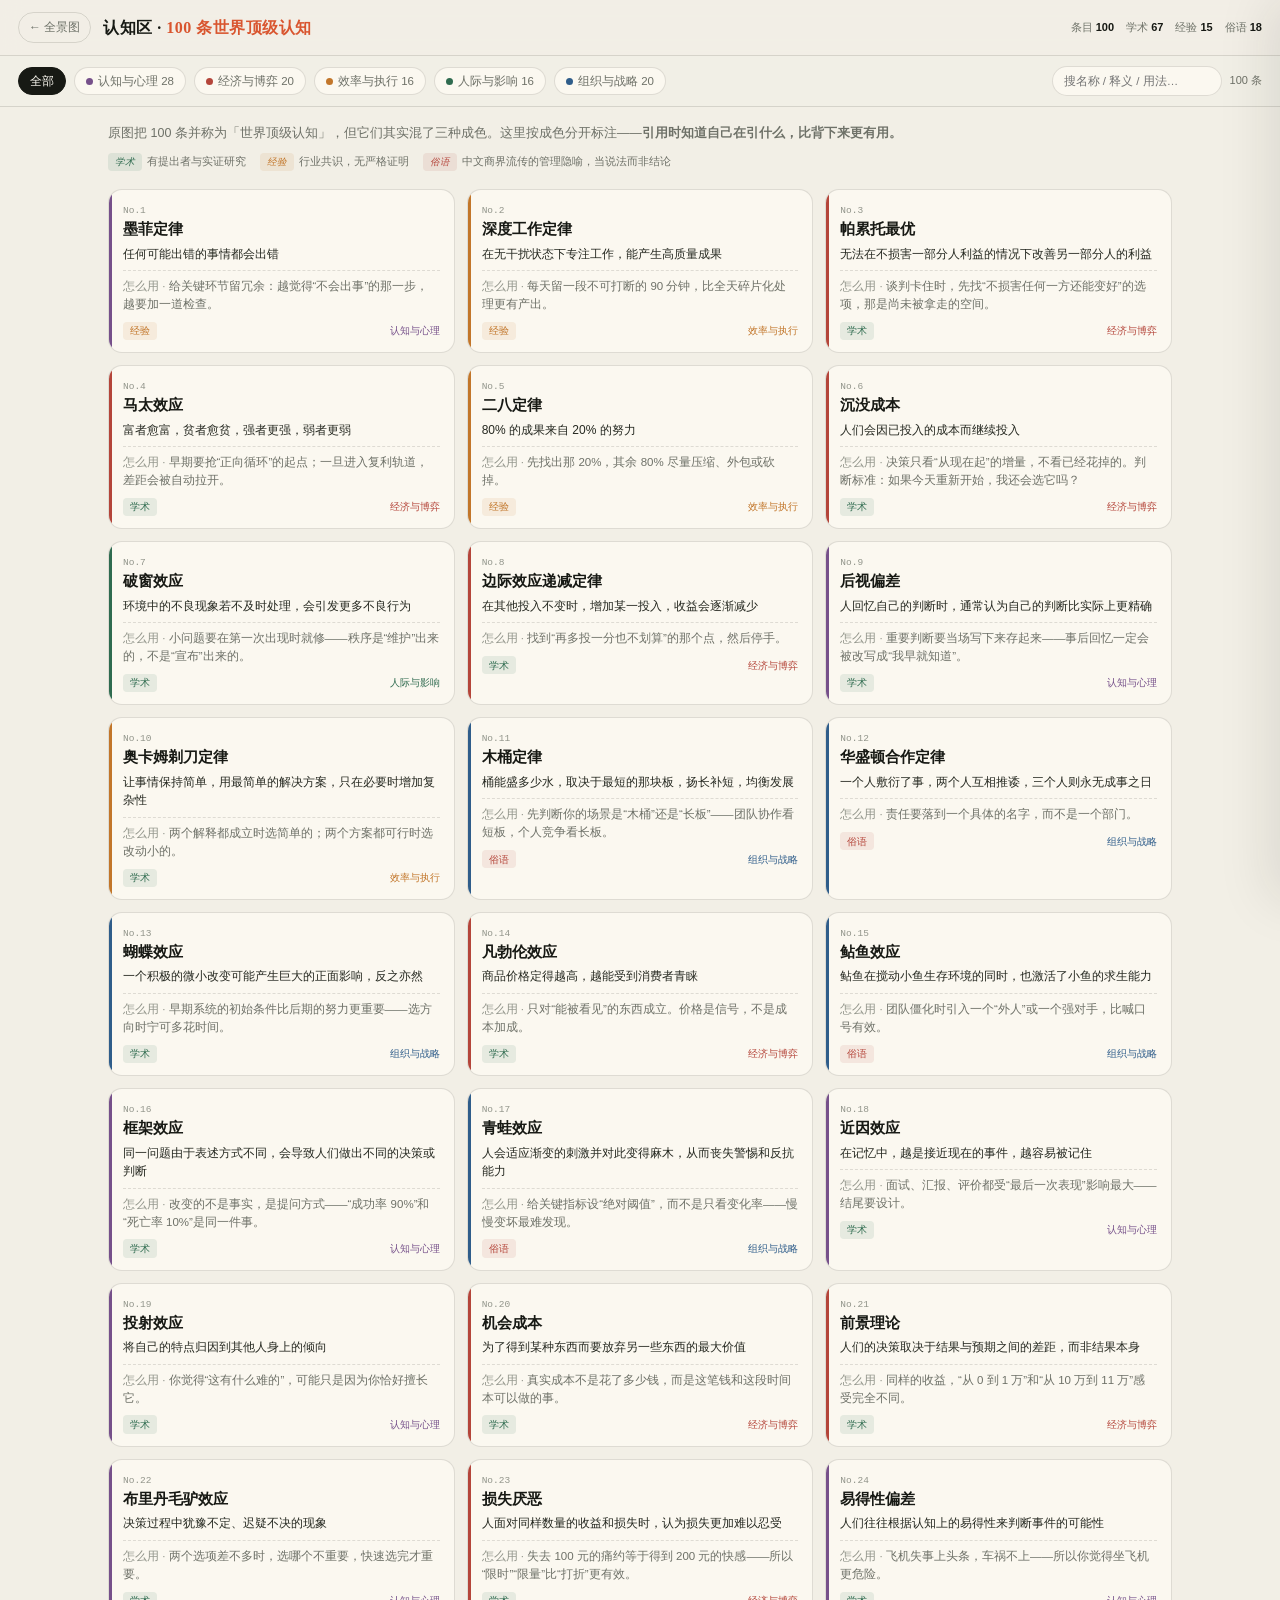
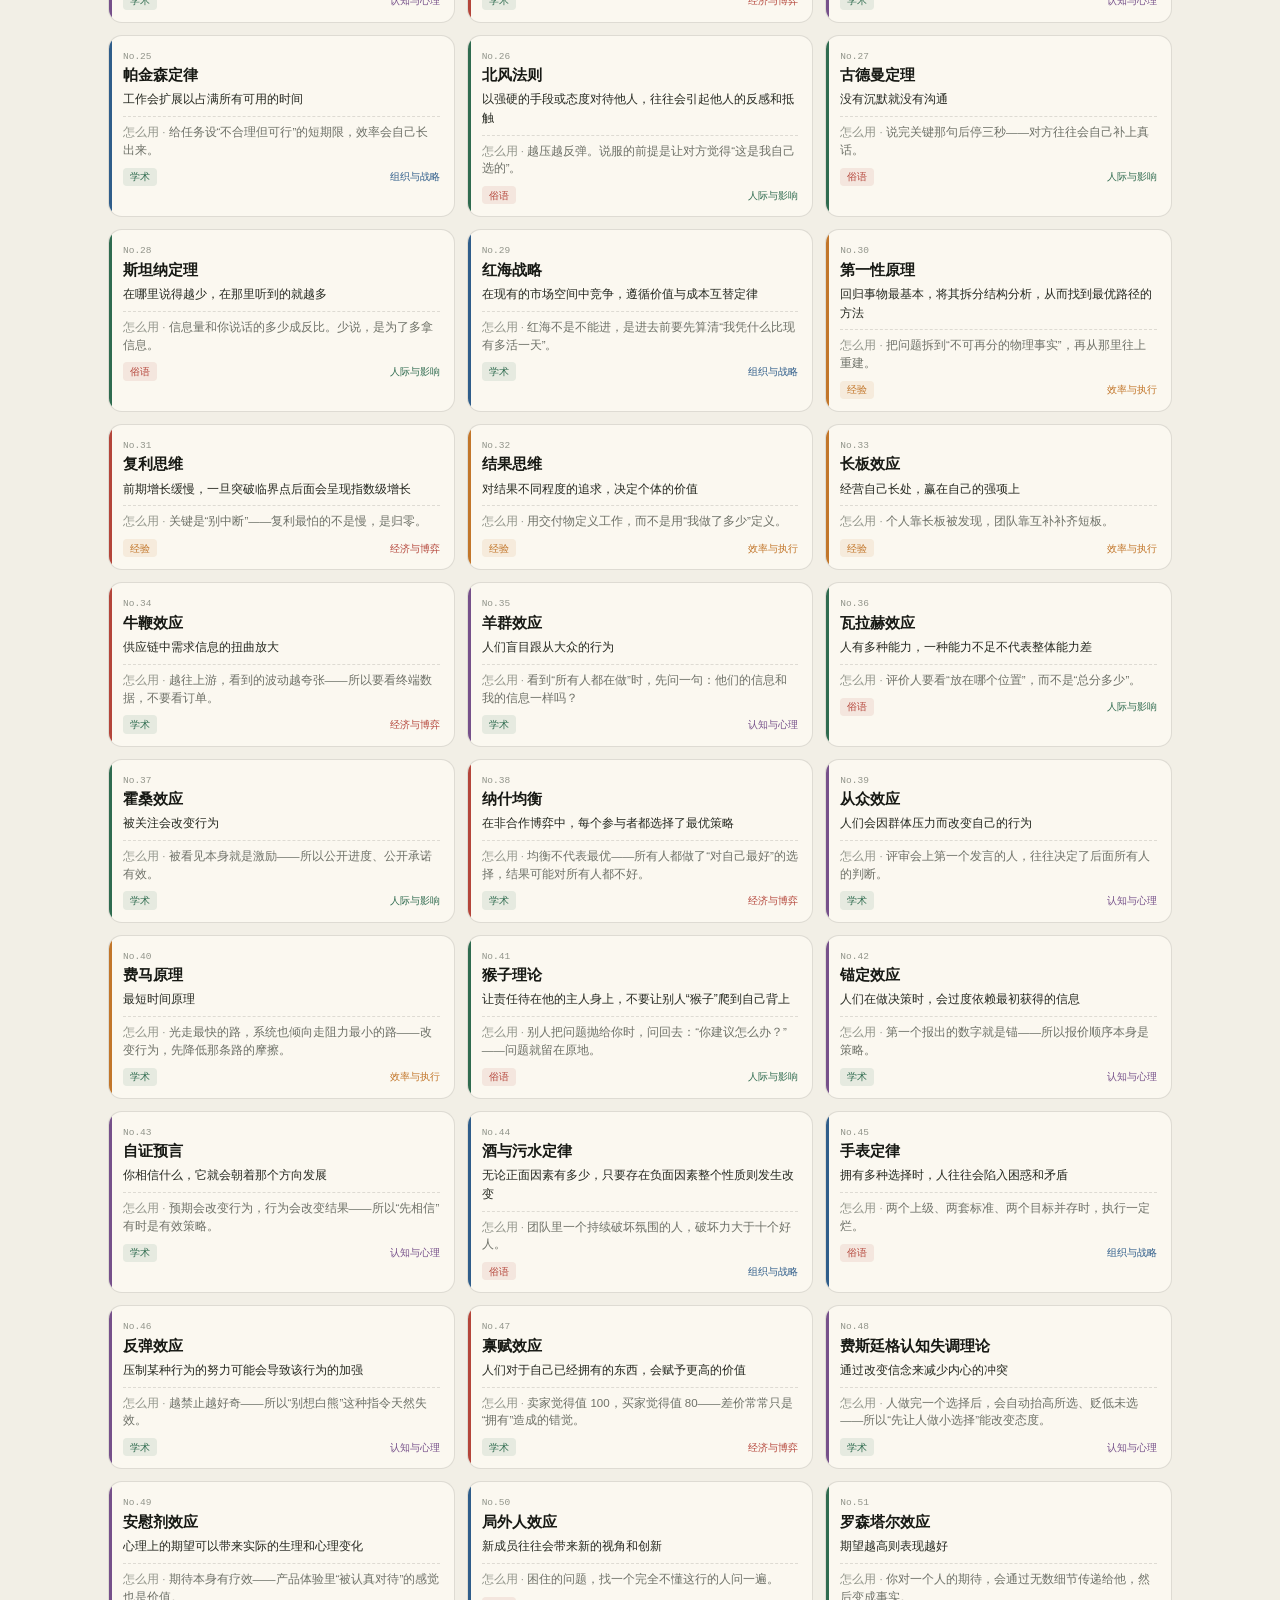
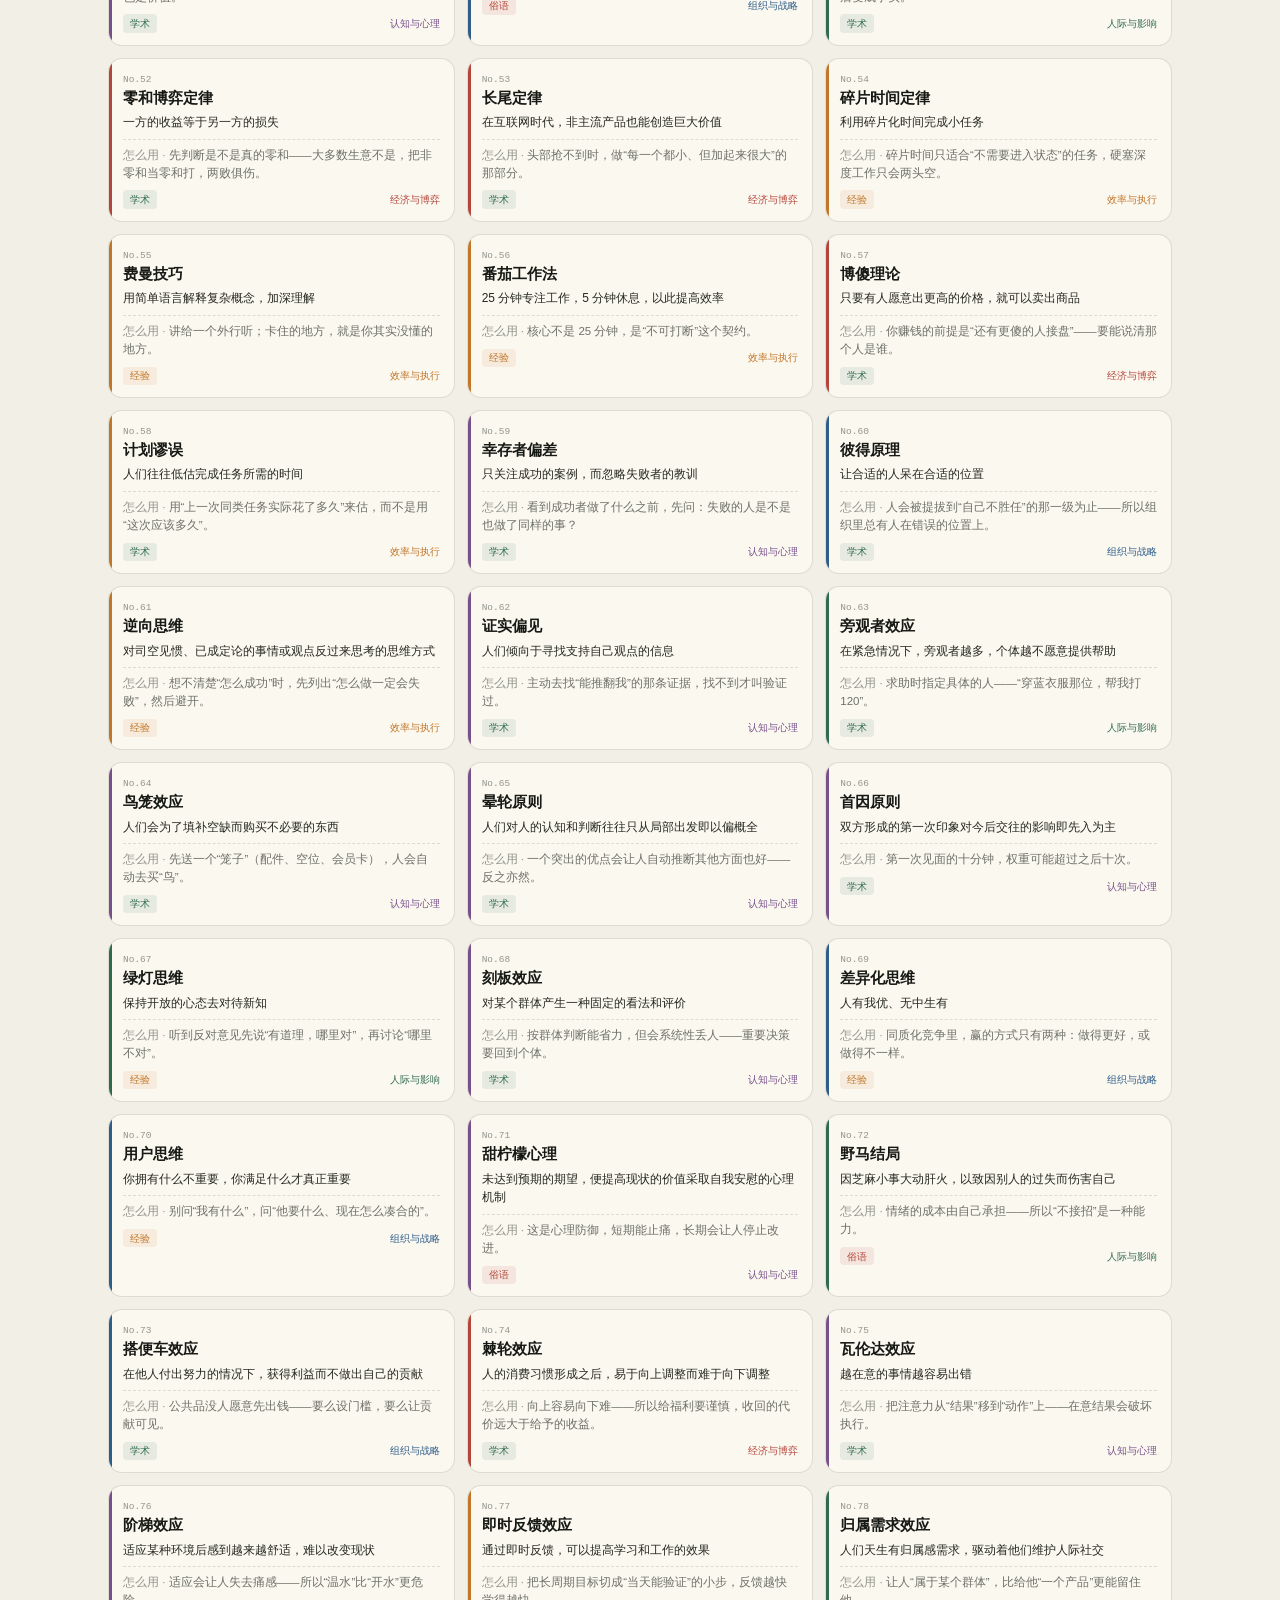
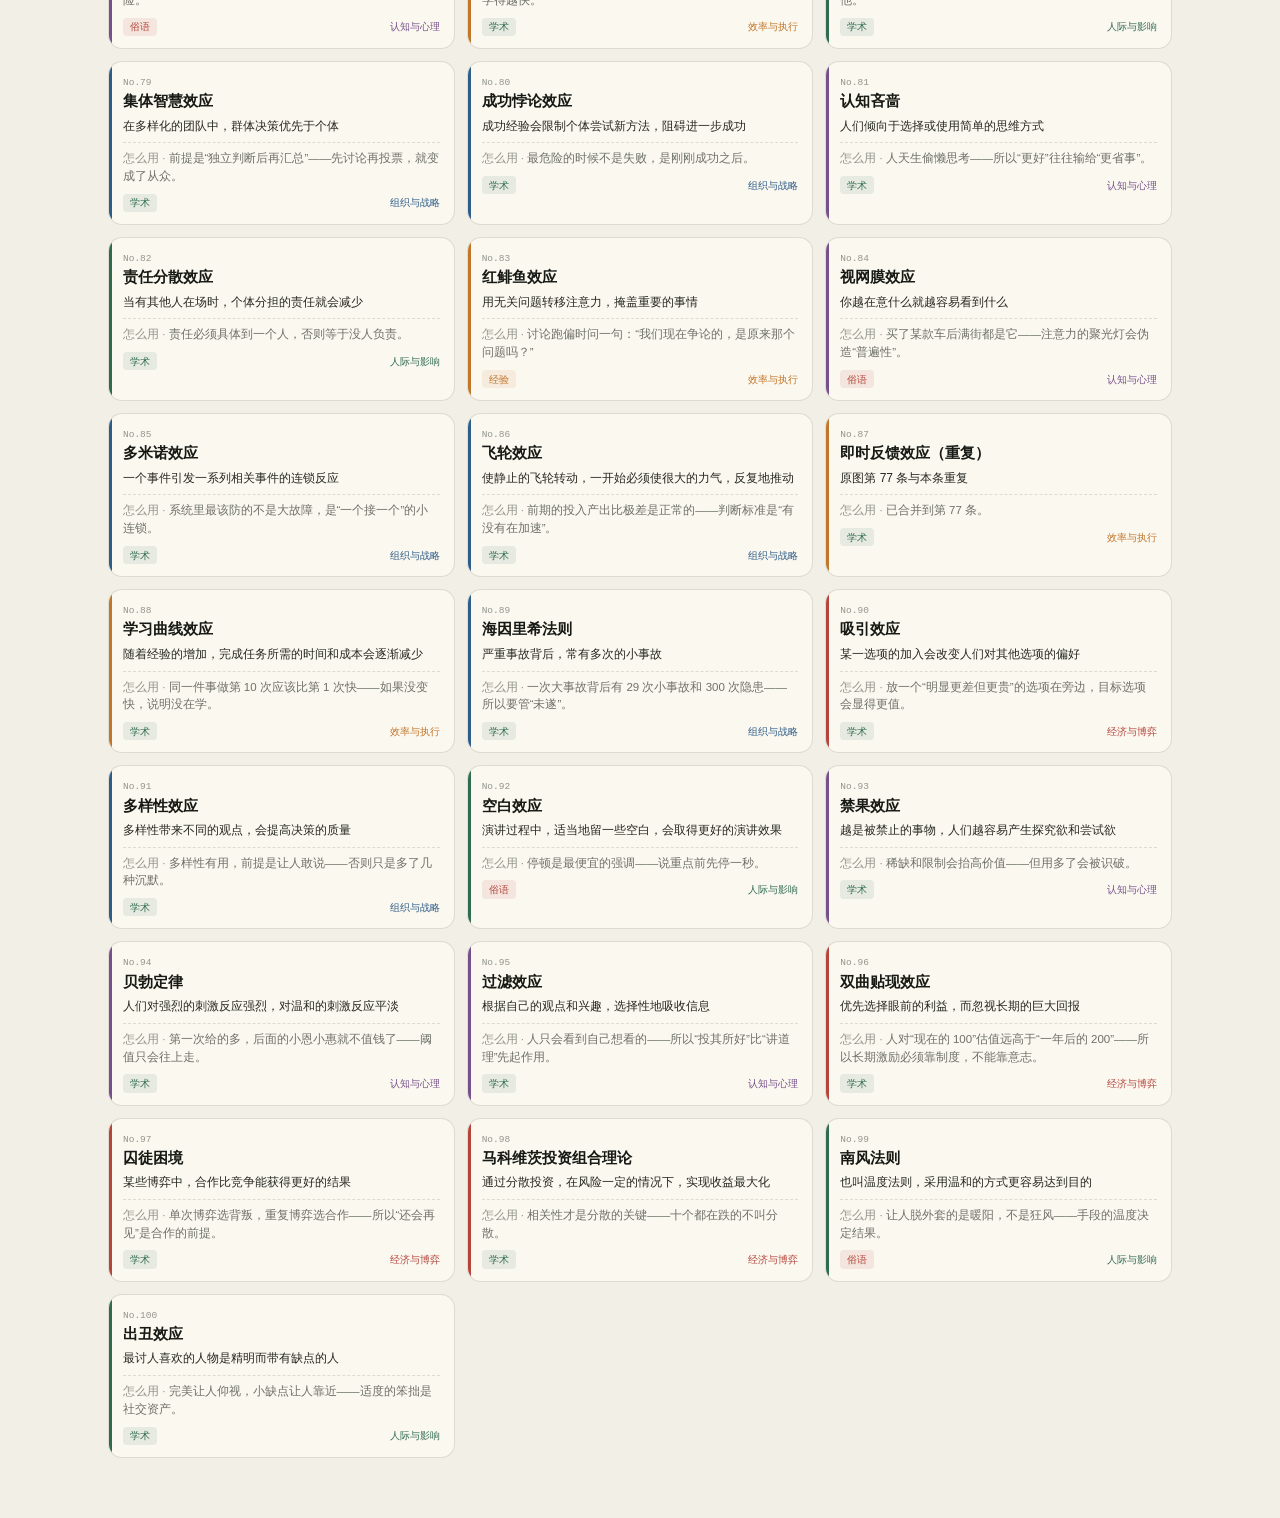
<file: knowledge.html>
<!DOCTYPE html>
<html lang="zh-CN">
<head>
<meta charset="UTF-8">
<meta name="viewport" content="width=device-width, initial-scale=1.0">
<meta name="theme-color" content="#f2efe6">
<title>认知区 · 100 条世界顶级认知（带来源分级）</title>
<meta name="description" content="100 条认知模型：认知与心理、经济与博弈、效率与执行、人际与影响、组织与战略。每条含释义与用法，并标注来源等级（学术 / 经验 / 俗语），不把管理俗语当学术结论。">
<link rel="icon" href="data:image/svg+xml,%3Csvg xmlns='http://www.w3.org/2000/svg' viewBox='0 0 64 64'%3E%3Crect width='64' height='64' rx='14' fill='%23171914'/%3E%3Ccircle cx='32' cy='24' r='9' fill='none' stroke='%23d8f15a' stroke-width='4'/%3E%3Cpath d='M18 48c0-8 6-13 14-13s14 5 14 13' fill='none' stroke='%23d8f15a' stroke-width='4' stroke-linecap='round'/%3E%3C/svg%3E">
<link rel="stylesheet" href="assets/style.css">
<link rel="stylesheet" href="assets/knowledge.css">
</head>
<body class="k-body">

<header class="k-top">
  <a class="k-back" href="index.html">← 全景图</a>
  <div class="k-title">认知区 · <em>100 条世界顶级认知</em></div>
  <div class="k-stat">
    <span>条目 <b id="kTotal">100</b></span>
    <span>学术 <b id="kAcad">67</b></span>
    <span>经验 <b id="kExp">15</b></span>
    <span>俗语 <b id="kFolk">18</b></span>
  </div>
</header>

<div class="k-bar" id="kBar">
  <button class="k-chip on" data-cat="">全部</button>
  <span class="k-sp"></span>
  <input class="k-search" id="kSearch" type="search" placeholder="搜名称 / 释义 / 用法…" autocomplete="off">
  <span class="k-count" id="kCount">100 条</span>
</div>

<section class="k-intro">
  <p>原图把 100 条并称为「世界顶级认知」，但它们其实混了三种成色。这里按成色分开标注——<b>引用时知道自己在引什么，比背下来更有用。</b></p>
  <div class="k-tiers">
    <span><i class="k-tag acad">学术</i>有提出者与实证研究</span>
    <span><i class="k-tag exp">经验</i>行业共识，无严格证明</span>
    <span><i class="k-tag folk">俗语</i>中文商界流传的管理隐喻，当说法而非结论</span>
  </div>
</section>

<main class="k-grid" id="kGrid"></main>

<div class="k-scrim" id="kScrim"></div>
<aside class="k-sheet" id="kSheet"></aside>

<script src="assets/knowledge.js"></script>
<script src="assets/knowledge-page.js"></script>
</body>
</html>
</file>
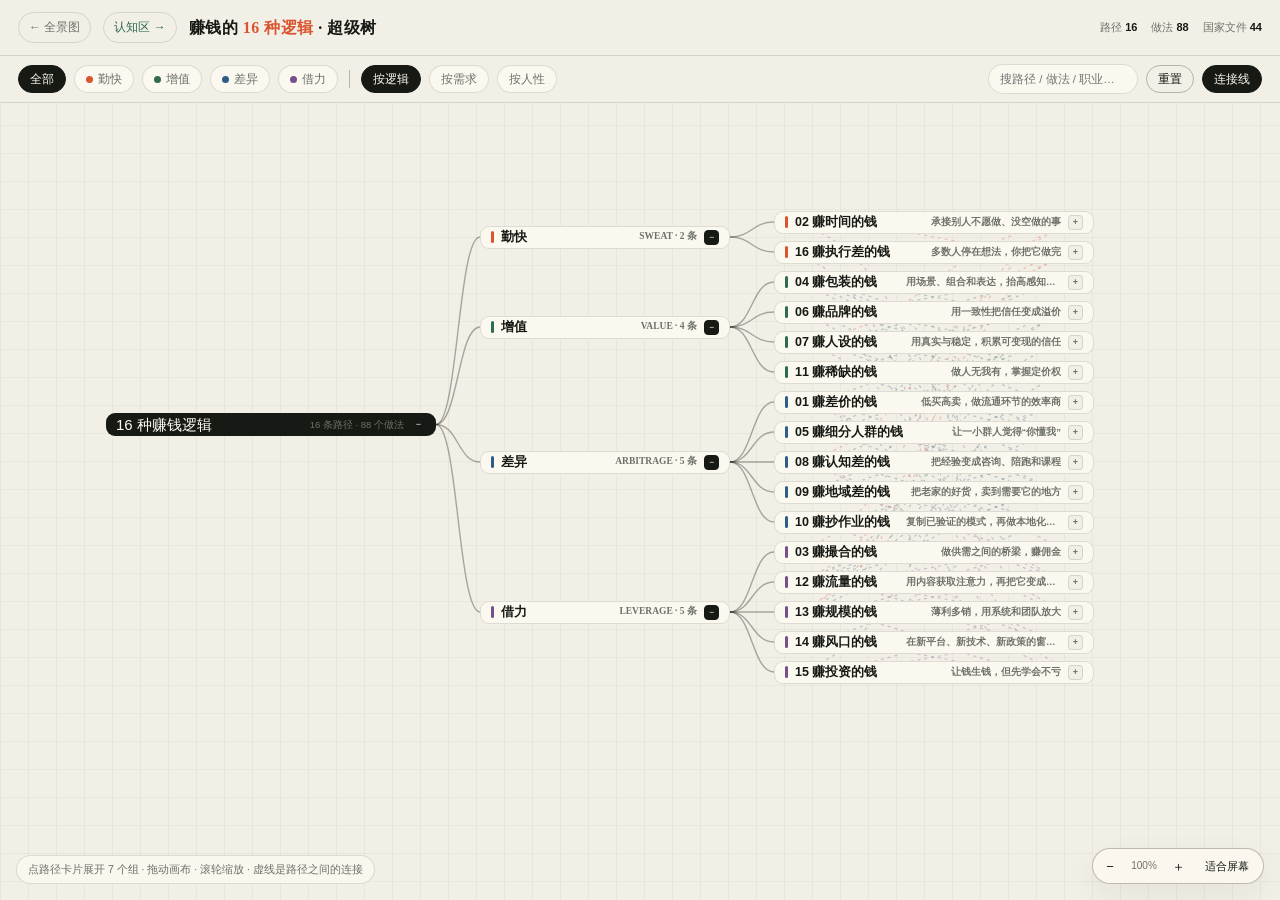
<file: tree.html>
<!DOCTYPE html>
<html lang="zh-CN">
<head>
<meta charset="UTF-8">
<meta name="viewport" content="width=device-width, initial-scale=1.0">
<meta name="theme-color" content="#f2efe6">
<title>超级树状图 · 16 种赚钱逻辑（含做法 / 闭环 / 职业 / 地域 / 国家文件）</title>
<meta name="description" content="把 16 种赚钱逻辑摊成一张可缩放的树：4 大类 → 16 条路径 → 做法、完整闭环、职业人群、优势地域、国家文件依据、风险、可连接路径。政策链接直指 gov.cn / npc.gov.cn 原文。">
<link rel="icon" href="data:image/svg+xml,%3Csvg xmlns='http://www.w3.org/2000/svg' viewBox='0 0 64 64'%3E%3Crect width='64' height='64' rx='14' fill='%23171914'/%3E%3Cpath d='M14 32h14M32 32V16M32 32v16M32 32h18' stroke='%23d8f15a' stroke-width='5' stroke-linecap='round'/%3E%3C/svg%3E">
<link rel="stylesheet" href="assets/style.css">
<link rel="stylesheet" href="assets/supertree.css">
</head>
<body class="st-body">

<header class="st-top">
  <a class="st-back" href="index.html">← 全景图</a>
  <a class="st-back" href="knowledge.html" style="color:#2f6b4f">认知区 →</a>
  <div class="st-title">赚钱的 <em>16 种逻辑</em> · 超级树</div>
  <div class="st-meta">
    <span>路径 <b data-k="methods">16</b></span>
    <span>做法 <b data-k="practices">88</b></span>
    <span>国家文件 <b data-k="policies">44</b></span>
  </div>
</header>

<div class="st-bar">
  <button class="st-chip on" data-fam="">全部</button>
  <button class="st-chip" data-fam="A"><span class="dot" style="background:#d9552f"></span>勤快</button>
  <button class="st-chip" data-fam="B"><span class="dot" style="background:#2f6b4f"></span>增值</button>
  <button class="st-chip" data-fam="C"><span class="dot" style="background:#2f5d8a"></span>差异</button>
  <button class="st-chip" data-fam="D"><span class="dot" style="background:#76508a"></span>借力</button>
  <span class="st-div"></span>
  <button class="st-chip on" data-mode="logic">按逻辑</button>
  <button class="st-chip" data-mode="need">按需求</button>
  <button class="st-chip" data-mode="drive">按人性</button>
  <span class="st-sp"></span>
  <input class="st-search" id="stSearch" type="search" placeholder="搜路径 / 做法 / 职业…" autocomplete="off">
  <button class="st-act" id="stExpand" data-mode="none">重置</button>
  <button class="st-chip on" id="stLinksBtn">连接线</button>
</div>

<main class="st-stage" id="stStage">
  <div class="st-canvas" id="stCanvas">
    <svg class="st-links" id="stLinks"></svg>
    <svg class="st-edges" id="stEdges"></svg>
    <div class="st-nodes" id="stNodes"></div>
  </div>
</main>

<aside class="st-panel" id="stPanel"></aside>

<div class="st-ctrl">
  <button class="st-cbtn" id="stOut" aria-label="缩小">−</button>
  <span class="st-scale" id="stScale">100%</span>
  <button class="st-cbtn" id="stIn" aria-label="放大">＋</button>
  <button class="st-cbtn wide" id="stFit">适合屏幕</button>
</div>

<div class="st-hint">点路径卡片展开 7 个组 · 拖动画布 · 滚轮缩放 · 虚线是路径之间的连接</div>

<script src="assets/data.js"></script>
<script src="assets/data2.js"></script>
<script src="assets/needs.js"></script>
<script src="assets/supertree.js"></script>
</body>
</html>
</file>
<file: assets/style.css>
/* =========================================================
   赚钱逻辑全景图 — editorial strategy atlas
   ========================================================= */

:root{
  --paper:#f2efe6;
  --paper-2:#fbf8f0;
  --paper-3:#e9e4d6;
  --ink:#171914;
  --ink-2:#252820;
  --muted:#6e7168;
  --muted-2:#92958b;
  --line:rgba(23,25,20,.13);
  --line-strong:rgba(23,25,20,.28);
  --orange:#d9552f;
  --green:#2f6b4f;
  --blue:#2f5d8a;
  --purple:#76508a;
  --lime:#d8f15a;
  --yellow:#f0c45a;
  --white:#fffdf7;
  --shadow:0 22px 60px rgba(31,30,20,.10);
  --shadow-soft:0 10px 30px rgba(31,30,20,.06);
  --radius:18px;
  --serif:"Noto Serif SC","Source Han Serif SC","Songti SC","STSong","SimSun",serif;
  --sans:"PingFang SC","Microsoft YaHei","Noto Sans SC",-apple-system,BlinkMacSystemFont,"Segoe UI",sans-serif;
  --mono:"SFMono-Regular","Cascadia Code","JetBrains Mono","Consolas","Liberation Mono",monospace;
  --topbar:68px;
  --maxw:1440px;
}

*{box-sizing:border-box}
html{scroll-behavior:smooth;scroll-padding-top:calc(var(--topbar) + 4px)}
body{
  margin:0;
  color:var(--ink);
  background:var(--paper);
  font-family:var(--sans);
  font-size:15px;
  line-height:1.6;
  -webkit-font-smoothing:antialiased;
  text-rendering:optimizeLegibility;
  overflow-x:hidden;
}
body.is-locked{overflow:hidden}
::selection{background:var(--lime);color:var(--ink)}
a{color:inherit;text-decoration:none}
button,input,select{font:inherit;color:inherit}
button{cursor:pointer}
img{max-width:100%;display:block}
h1,h2,h3,h4,p,ul,ol{margin:0}
ul,ol{padding:0;list-style:none}
strong,b{font-weight:650}
em{font-style:normal}
kbd{
  display:inline-flex;align-items:center;justify-content:center;
  min-width:20px;height:20px;padding:0 5px;
  border:1px solid var(--line);border-bottom-color:var(--line-strong);
  border-radius:4px;background:rgba(255,255,255,.45);
  font-family:var(--mono);font-size:10px;line-height:1;
}
.wrap{width:min(calc(100% - 48px),var(--maxw));margin:0 auto}
.mono{font-family:var(--mono);font-size:10px;letter-spacing:.12em;text-transform:uppercase}

/* fixed texture + cursor light */
.page-grain{
  position:fixed;inset:0;pointer-events:none;z-index:9998;opacity:.31;mix-blend-mode:multiply;
  background-image:url("data:image/svg+xml,%3Csvg viewBox='0 0 180 180' xmlns='http://www.w3.org/2000/svg'%3E%3Cfilter id='n'%3E%3CfeTurbulence type='fractalNoise' baseFrequency='.85' numOctaves='3' stitchTiles='stitch'/%3E%3C/filter%3E%3Crect width='100%25' height='100%25' filter='url(%23n)' opacity='.12'/%3E%3C/svg%3E");
}
.cursor-glow{
  position:fixed;width:520px;height:520px;left:var(--mx,50%);top:var(--my,40%);
  transform:translate(-50%,-50%);border-radius:50%;pointer-events:none;z-index:0;
  background:radial-gradient(circle,rgba(216,241,90,.11),rgba(216,241,90,0) 62%);
  transition:opacity .3s;
}
@media (hover:none){.cursor-glow{display:none}}

/* =========================================================
   TOPBAR
   ========================================================= */
.topbar{
  position:sticky;top:0;z-index:90;height:var(--topbar);
  display:flex;align-items:center;justify-content:space-between;gap:24px;
  padding:0 24px;
  background:rgba(242,239,230,.82);
  border-bottom:1px solid var(--line);
  backdrop-filter:blur(18px) saturate(1.2);
}
.brand{display:flex;align-items:center;gap:11px;flex:0 0 auto}
.brand-mark{
  width:38px;height:38px;display:grid;place-items:center;border-radius:10px;
  background:var(--ink);color:var(--lime);
  font-family:var(--serif);font-size:22px;font-weight:700;
  box-shadow:inset 0 0 0 1px rgba(255,255,255,.08);
}
.brand-text{display:flex;flex-direction:column;line-height:1.1}
.brand-text b{font-family:var(--serif);font-size:16px;letter-spacing:.02em}
.brand-text small{font-family:var(--mono);font-size:8px;letter-spacing:.18em;color:var(--muted);margin-top:4px}
.nav{display:flex;align-items:center;gap:4px}
.nav a{
  position:relative;padding:8px 14px;border-radius:99px;
  font-size:12.5px;color:var(--muted);letter-spacing:.02em;
  transition:color .2s,background .2s;
}
.nav a:hover,.nav a.active{color:var(--ink);background:rgba(23,25,20,.06)}
.nav a.active::after{content:"";position:absolute;left:14px;right:14px;bottom:3px;height:2px;background:var(--orange);border-radius:2px}
.top-actions{display:flex;align-items:center;gap:8px;flex:0 0 auto}
.search-trigger{
  display:flex;align-items:center;gap:8px;height:36px;padding:0 11px;
  border:1px solid var(--line);border-radius:9px;background:rgba(255,255,255,.45);
  font-size:11.5px;color:var(--muted);transition:border-color .2s,background .2s,box-shadow .2s;
}
.search-trigger:hover{border-color:var(--line-strong);background:var(--white);box-shadow:var(--shadow-soft)}
.search-trigger kbd{margin-left:2px}
.search-icon{
  width:13px;height:13px;display:inline-block;position:relative;flex:0 0 auto;
  border:1.5px solid currentColor;border-radius:50%;
}
.search-icon::after{content:"";position:absolute;width:5px;height:1.5px;background:currentColor;right:-4px;bottom:-1px;transform:rotate(45deg);border-radius:1px}
.menu-btn{
  display:none;width:38px;height:38px;border:1px solid var(--line);border-radius:9px;background:transparent;
  align-items:center;justify-content:center;flex-direction:column;gap:5px;
}
.menu-btn span{display:block;width:16px;height:1.5px;background:var(--ink);transition:transform .2s}
.menu-btn[aria-expanded="true"] span:first-child{transform:translateY(3.25px) rotate(45deg)}
.menu-btn[aria-expanded="true"] span:last-child{transform:translateY(-3.25px) rotate(-45deg)}
.mobile-nav{
  position:fixed;top:var(--topbar);left:0;right:0;z-index:89;
  display:flex;flex-direction:column;gap:2px;padding:12px 20px 20px;
  background:var(--paper);border-bottom:1px solid var(--line);box-shadow:var(--shadow);
}
.mobile-nav[hidden]{display:none}
.mobile-nav a{padding:13px 4px;border-bottom:1px solid var(--line);font-family:var(--serif);font-size:20px}

/* =========================================================
   HERO
   ========================================================= */
.hero{position:relative;min-height:calc(100vh - var(--topbar));padding:64px 0 0;overflow:hidden;isolation:isolate}
.hero::before{
  content:"";position:absolute;inset:0;z-index:-2;
  background:
    radial-gradient(ellipse at 78% 8%,rgba(216,241,90,.22),transparent 38%),
    radial-gradient(ellipse at 10% 72%,rgba(217,85,47,.09),transparent 40%),
    var(--paper);
}
.hero-grid{
  position:absolute;inset:0;z-index:-1;opacity:.55;
  background-image:
    linear-gradient(to right,rgba(23,25,20,.06) 1px,transparent 1px),
    linear-gradient(to bottom,rgba(23,25,20,.06) 1px,transparent 1px);
  background-size:80px 80px;
  mask-image:linear-gradient(to bottom,black,transparent 84%);
}
.hero-orbit{position:absolute;right:-110px;top:130px;width:520px;height:520px;border:1px solid rgba(23,25,20,.1);border-radius:50%;z-index:-1;pointer-events:none}
.hero-orbit::before{content:"";position:absolute;inset:54px;border:1px dashed rgba(23,25,20,.13);border-radius:50%}
.orbit-dot{position:absolute;width:9px;height:9px;border-radius:50%;background:var(--orange);box-shadow:0 0 0 7px rgba(217,85,47,.08)}
.dot-a{left:60px;top:92px}.dot-b{right:54px;bottom:132px;background:var(--green);box-shadow:0 0 0 7px rgba(47,107,79,.08)}.dot-c{left:180px;bottom:38px;background:var(--blue);box-shadow:0 0 0 7px rgba(47,93,138,.08)}
.orbit-line{position:absolute;left:50%;top:-12px;width:1px;height:544px;background:linear-gradient(transparent,rgba(23,25,20,.14),transparent);transform:rotate(28deg)}
.hero-inner{display:grid;grid-template-columns:minmax(0,1.25fr) minmax(320px,.55fr);gap:64px;align-items:start;position:relative}
.eyebrow{
  display:flex;align-items:center;gap:9px;
  font-family:var(--mono);font-size:10px;letter-spacing:.16em;color:var(--muted);text-transform:uppercase;
}
.pulse{width:7px;height:7px;border-radius:50%;background:var(--orange);box-shadow:0 0 0 5px rgba(217,85,47,.1);animation:pulse 2.4s infinite}
@keyframes pulse{0%,100%{box-shadow:0 0 0 4px rgba(217,85,47,.08)}50%{box-shadow:0 0 0 8px rgba(217,85,47,.02)}}
.hero h1{
  font-family:var(--serif);font-weight:700;font-size:clamp(48px,6.15vw,96px);
  line-height:1.02;letter-spacing:-.055em;margin:26px 0 28px;
}
.hero h1 em{color:var(--orange);position:relative;display:inline-block;padding:0 .02em}
.hero h1 em::after{
  content:"";position:absolute;left:0;right:-2px;bottom:6%;height:12px;z-index:-1;
  background:var(--lime);transform:rotate(-1.5deg);border-radius:2px;
}
.hero-lead{max-width:760px;color:#4d5147;font-size:clamp(15px,1.18vw,18px);line-height:1.85}
.hero-lead strong{color:var(--ink);border-bottom:1px solid var(--orange);padding-bottom:1px}
.hero-actions{display:flex;flex-wrap:wrap;gap:10px;margin-top:32px}
.btn{
  display:inline-flex;align-items:center;justify-content:center;gap:10px;
  height:48px;padding:0 22px;border-radius:99px;border:1px solid transparent;
  font-size:13px;font-weight:600;letter-spacing:.01em;transition:transform .2s,background .2s,color .2s,border-color .2s,box-shadow .2s;
}
.btn:hover{transform:translateY(-2px)}
.btn-primary{background:var(--ink);color:var(--paper);box-shadow:0 8px 24px rgba(23,25,20,.18)}
.btn-primary:hover{background:var(--orange);box-shadow:0 10px 26px rgba(217,85,47,.22)}
.btn-ghost{border-color:var(--line-strong);background:rgba(255,255,255,.2)}
.btn-ghost:hover{background:var(--white);border-color:var(--ink)}
.btn-small{height:38px;padding:0 16px;font-size:12px}
.hero-meta{display:flex;align-items:center;gap:12px;margin-top:24px;font-family:var(--mono);font-size:9.5px;letter-spacing:.06em;color:var(--muted-2)}
.dot-sep{width:4px;height:4px;border-radius:50%;background:var(--muted-2)}
.hero-side{display:flex;flex-direction:column;gap:14px;margin-top:8px}
.side-card{background:rgba(255,253,247,.68);border:1px solid var(--line);border-radius:var(--radius);padding:22px;box-shadow:var(--shadow-soft);backdrop-filter:blur(8px)}
.quote-card{position:relative;background:var(--ink);color:var(--paper);border-color:var(--ink);overflow:hidden}
.quote-card::after{content:"“";position:absolute;right:16px;top:-22px;font-family:var(--serif);font-size:142px;color:rgba(216,241,90,.12);line-height:1}
.card-index{font-family:var(--mono);font-size:8.5px;letter-spacing:.16em;color:var(--lime)}
.quote{font-family:var(--serif);font-size:19px;line-height:1.7;margin-top:20px;position:relative;z-index:1}
.quote strong{color:var(--lime);font-weight:600}
.quote-by{display:block;margin-top:16px;font-size:10px;color:rgba(242,239,230,.55);letter-spacing:.04em}
.side-card-head{display:flex;align-items:baseline;justify-content:space-between;gap:10px;border-bottom:1px solid var(--line);padding-bottom:12px}
.side-card-head span:first-child{font-family:var(--serif);font-size:16px;font-weight:700}
.tiny{font-family:var(--mono);font-size:8.5px;color:var(--muted);letter-spacing:.06em}
.family-list{margin-top:8px}
.family-list li{display:flex;align-items:center;gap:10px;padding:9px 0;border-bottom:1px solid rgba(23,25,20,.06);cursor:pointer}
.family-list li:last-child{border-bottom:0}
.family-list .fl-dot{width:8px;height:8px;border-radius:2px;flex:0 0 auto}
.family-list .fl-name{font-family:var(--serif);font-size:15px;font-weight:700;min-width:42px}
.family-list .fl-en{font-family:var(--mono);font-size:8px;color:var(--muted);letter-spacing:.08em}
.family-list .fl-count{margin-left:auto;font-family:var(--mono);font-size:9px;color:var(--muted)}
.side-note{margin-top:12px;font-size:11.5px;line-height:1.65;color:var(--muted)}

.hero-stats{
  display:grid;grid-template-columns:repeat(5,minmax(0,1fr));gap:0;
  margin-top:52px;border-top:1px solid var(--line-strong);border-bottom:1px solid var(--line-strong);
}
.stat{padding:22px 22px 26px;border-right:1px solid var(--line);position:relative}
.stat:last-child{border-right:0}
.stat b{display:block;font-family:var(--serif);font-size:clamp(30px,3.3vw,46px);line-height:1;letter-spacing:-.04em}
.stat span{display:block;font-size:12px;font-weight:600;margin-top:9px}
.stat small{display:block;font-size:9.5px;color:var(--muted);margin-top:4px;line-height:1.5}

/* =========================================================
   MANIFESTO
   ========================================================= */
.manifesto{background:var(--ink);color:var(--paper);padding:96px 0 100px;position:relative;overflow:hidden}
.manifesto::before{content:"";position:absolute;inset:0;background:radial-gradient(ellipse at 82% 0%,rgba(216,241,90,.08),transparent 46%);pointer-events:none}
.manifesto-head{display:block;margin-bottom:44px}
.manifesto-head h2{max-width:1080px}
.section-kicker{display:inline-flex;align-items:center;gap:9px;font-family:var(--mono);font-size:9.5px;letter-spacing:.16em;color:var(--muted);text-transform:uppercase}
.section-kicker::before{content:"";width:20px;height:1px;background:currentColor;opacity:.6}
.manifesto .section-kicker{color:rgba(242,239,230,.52)}
.manifesto h2{font-family:var(--serif);font-size:clamp(36px,4.7vw,68px);line-height:1.12;letter-spacing:-.04em;font-weight:700;margin-top:18px}
.question-grid{display:grid;grid-template-columns:repeat(4,minmax(0,1fr));gap:0;border-top:1px solid rgba(242,239,230,.18);border-bottom:1px solid rgba(242,239,230,.18)}
.question-card{padding:26px 24px 28px;border-right:1px solid rgba(242,239,230,.14);position:relative;transition:background .25s}
.question-card:last-child{border-right:0}
.question-card:hover{background:rgba(255,255,255,.035)}
.q-no{font-family:var(--mono);font-size:9px;color:var(--lime);letter-spacing:.12em}
.question-card h3{font-family:var(--serif);font-size:24px;margin:14px 0 12px;letter-spacing:-.02em}
.question-card p{font-size:12.5px;line-height:1.8;color:rgba(242,239,230,.64);min-height:92px}
.q-tag{display:inline-block;margin-top:18px;padding:4px 9px;border:1px solid rgba(242,239,230,.2);border-radius:99px;font-family:var(--mono);font-size:8.5px;letter-spacing:.08em;color:rgba(242,239,230,.7)}
.thesis-strip{
  margin-top:34px;display:flex;align-items:center;justify-content:space-between;gap:32px;
  padding:22px 26px;background:var(--lime);color:var(--ink);border-radius:14px;
}
.thesis-strip p{font-size:13px;line-height:1.7;max-width:940px}
.thesis-strip p span{font-family:var(--mono);font-size:9px;letter-spacing:.08em;margin-right:9px;border-bottom:1px solid rgba(23,25,20,.5);padding-bottom:2px}
.thesis-strip a{flex:0 0 auto;font-size:12px;font-weight:700;border-bottom:1px solid var(--ink);padding-bottom:2px;display:flex;gap:8px;align-items:center}

/* =========================================================
   SECTION SHELL
   ========================================================= */
.section{padding:106px 0;position:relative}
.section-head{display:grid;grid-template-columns:minmax(0,1fr) 320px;gap:54px;align-items:end;margin-bottom:34px}
.section-head h2{font-family:var(--serif);font-size:clamp(36px,4.25vw,62px);line-height:1.12;letter-spacing:-.045em;font-weight:700;margin-top:14px}
.section-lead{max-width:780px;margin-top:16px;color:var(--muted);font-size:14px;line-height:1.85}
.section-side-note{border-left:1px solid var(--line-strong);padding-left:20px;padding-bottom:4px}
.section-side-note .mono{color:var(--orange)}
.section-side-note p{font-size:11.5px;line-height:1.7;color:var(--muted);margin-top:10px}
.reveal{opacity:0;transform:translateY(18px);transition:opacity .7s ease,transform .7s cubic-bezier(.2,.7,.2,1)}
.reveal.is-in{opacity:1;transform:none}
@media (prefers-reduced-motion:reduce){.reveal{opacity:1;transform:none;transition:none}html{scroll-behavior:auto}}

/* =========================================================
   ATLAS TOOLBAR
   ========================================================= */
.atlas{background:var(--paper)}
.atlas-toolbar{
  position:sticky;top:var(--topbar);z-index:30;
  margin:0 -12px 18px;padding:12px 12px 11px;
  background:rgba(242,239,230,.9);backdrop-filter:blur(16px) saturate(1.15);
  border-top:1px solid var(--line);border-bottom:1px solid var(--line);
}
.toolbar-row{display:flex;align-items:center;gap:10px;flex-wrap:wrap}
.toolbar-row-secondary{margin-top:9px}
.toolbar-spacer{flex:1 1 auto}
.search-box{
  display:flex;align-items:center;gap:9px;height:38px;min-width:240px;max-width:330px;
  padding:0 12px;border:1px solid var(--line);border-radius:9px;background:rgba(255,253,247,.76);
  color:var(--muted);transition:border-color .2s,background .2s,box-shadow .2s;
}
.search-box:focus-within{border-color:var(--ink);background:var(--white);box-shadow:0 0 0 3px rgba(216,241,90,.45)}
.search-box input{width:100%;border:0;outline:0;background:transparent;font-size:12px;color:var(--ink)}
.search-box input::placeholder{color:var(--muted-2)}
.clear-search{width:22px;height:22px;border:0;background:var(--ink);color:var(--paper);border-radius:50%;font-size:14px;line-height:1;display:grid;place-items:center}
.filter-group,.persona-filters,.policy-levels,.region-filter{display:flex;align-items:center;gap:6px;flex-wrap:wrap}
.filter-chip,.persona-chip,.level-chip,.region-chip{
  height:30px;padding:0 11px;border:1px solid var(--line);border-radius:99px;background:transparent;
  font-size:10.5px;color:var(--muted);white-space:nowrap;transition:all .18s;
}
.filter-chip:hover,.persona-chip:hover,.level-chip:hover,.region-chip:hover{border-color:var(--line-strong);color:var(--ink);background:rgba(255,255,255,.5)}
.filter-chip.active,.persona-chip.active,.level-chip.active,.region-chip.active{background:var(--ink);border-color:var(--ink);color:var(--paper)}
.filter-chip .fc-dot{display:inline-block;width:6px;height:6px;border-radius:50%;margin-right:7px;vertical-align:1px}
.filter-label{font-family:var(--mono);font-size:9px;letter-spacing:.08em;color:var(--muted-2);margin-right:2px}
.tool-btn{
  height:32px;padding:0 11px;border:1px solid var(--line);border-radius:7px;background:transparent;
  font-size:10.5px;color:var(--muted);display:flex;align-items:center;gap:7px;transition:all .18s;
}
.tool-btn:hover{border-color:var(--line-strong);color:var(--ink);background:rgba(255,255,255,.55)}
.tool-btn[aria-pressed="true"]{background:var(--ink);color:var(--paper);border-color:var(--ink)}
.density-icon{width:11px;height:9px;border-top:1.5px solid currentColor;border-bottom:1.5px solid currentColor;position:relative}
.density-icon::after{content:"";position:absolute;left:0;right:0;top:2px;border-top:1.5px solid currentColor}
.result-count{font-family:var(--mono);font-size:9px;color:var(--muted);letter-spacing:.04em;white-space:nowrap}

/* =========================================================
   TREE
   ========================================================= */
.tree-shell{position:relative}
.tree-top{position:relative;z-index:1}
.tree-root{
  width:min(560px,92%);margin:0 auto;position:relative;
  padding:24px 28px 22px;border-radius:18px;background:var(--ink);color:var(--paper);
  text-align:center;box-shadow:0 26px 60px rgba(23,25,20,.18);
}
.tree-root::after{content:"";position:absolute;inset:8px;border:1px solid rgba(216,241,90,.14);border-radius:12px;pointer-events:none}
.root-kicker{font-family:var(--mono);font-size:8.5px;letter-spacing:.16em;color:var(--lime)}
.tree-root h3{font-family:var(--serif);font-size:clamp(24px,2.5vw,34px);letter-spacing:-.03em;margin:10px 0 8px}
.tree-root p{font-size:11.5px;color:rgba(242,239,230,.6)}
.root-tags{display:flex;justify-content:center;gap:6px;flex-wrap:wrap;margin-top:14px}
.root-tags span{padding:4px 9px;border:1px solid rgba(242,239,230,.18);border-radius:99px;font-size:9px;color:rgba(242,239,230,.7)}
.tree-bus{height:70px;position:relative;display:grid;grid-template-columns:repeat(4,1fr);pointer-events:none}
.tree-bus::before{content:"";position:absolute;left:12.5%;right:12.5%;top:0;border-top:1.5px solid var(--line-strong)}
.tree-bus::after{content:"";position:absolute;left:50%;top:0;height:34px;border-left:1.5px solid var(--line-strong)}
.bus-drop{position:relative}
.bus-drop::before{content:"";position:absolute;left:50%;top:0;bottom:0;border-left:1.5px solid var(--line-strong)}
.bus-drop::after{content:"";position:absolute;left:50%;bottom:0;width:9px;height:9px;border-radius:50%;background:var(--family);box-shadow:0 0 0 4px rgba(255,255,255,.55);transform:translate(-50%,50%)}
.lanes{display:grid;grid-template-columns:repeat(4,minmax(0,1fr));gap:16px;align-items:start}
.lane{
  --family:var(--orange);--soft:#f9e6de;
  min-width:0;position:relative;transition:opacity .25s,filter .25s;
}
.lane[hidden]{display:none}
.lane-head{
  min-height:200px;padding:18px 16px 17px;border-top:3px solid var(--family);
  background:var(--soft);border-radius:0 0 16px 16px;position:relative;overflow:hidden;
}
.lane-head::after{
  content:attr(data-en);position:absolute;right:-4px;bottom:-14px;
  font-family:var(--mono);font-size:42px;font-weight:700;letter-spacing:-.06em;
  color:var(--family);opacity:.075;pointer-events:none;white-space:nowrap;
}
.lane-topline{display:flex;align-items:center;justify-content:space-between;gap:8px}
.lane-no{font-family:var(--mono);font-size:9px;letter-spacing:.12em;color:var(--family)}
.lane-count{font-family:var(--mono);font-size:8.5px;color:var(--muted)}
.lane-head h3{font-family:var(--serif);font-size:31px;line-height:1.1;letter-spacing:-.04em;margin-top:10px}
.lane-en{font-family:var(--mono);font-size:8px;letter-spacing:.14em;color:var(--family);margin-top:3px}
.lane-thesis{font-size:11.5px;line-height:1.55;color:#3e4239;margin-top:10px;font-weight:600;max-width:210px}
.lane-detail{font-size:10px;line-height:1.55;color:var(--muted);margin-top:7px;max-width:220px}
.lane-cards{position:relative;margin-top:14px;padding-left:18px;padding-bottom:8px}
.lane-cards::before{content:"";position:absolute;left:6px;top:0;bottom:34px;border-left:1.5px solid var(--family);opacity:.34}
.method-card{
  position:relative;margin:0 0 12px;padding:14px 14px 13px;border:1px solid var(--line);border-radius:14px;
  background:rgba(255,253,247,.78);box-shadow:0 4px 16px rgba(31,30,20,.035);
  transition:transform .22s,border-color .22s,box-shadow .22s,opacity .22s,filter .22s;
  scroll-margin-top:180px;
}
.method-card::before{content:"";position:absolute;left:-12px;top:25px;width:12px;border-top:1.5px solid var(--family);opacity:.4}
.method-card::after{content:"";position:absolute;left:-16px;top:21px;width:7px;height:7px;border-radius:50%;background:var(--family);box-shadow:0 0 0 3px var(--paper)}
.method-card:hover{transform:translateY(-3px);border-color:rgba(23,25,20,.22);box-shadow:0 16px 34px rgba(31,30,20,.08);background:var(--white);z-index:2}
.method-card.is-dim{opacity:.18;filter:grayscale(.7);pointer-events:none}
.method-card.is-hit{border-color:var(--ink);box-shadow:0 0 0 2px var(--lime),0 14px 30px rgba(31,30,20,.08)}
.method-card.is-flash{animation:flashCard 1.4s ease}
@keyframes flashCard{0%,100%{box-shadow:0 4px 16px rgba(31,30,20,.035)}20%,70%{box-shadow:0 0 0 3px var(--orange),0 18px 40px rgba(217,85,47,.18)}}
.m-head{display:flex;align-items:flex-start;gap:9px}
.m-no{font-family:var(--mono);font-size:9px;letter-spacing:.06em;color:var(--family);padding-top:4px;min-width:19px}
.m-title-wrap{flex:1;min-width:0}
.m-head h4{font-family:var(--serif);font-size:19px;line-height:1.2;letter-spacing:-.03em}
.m-sub{font-size:9.5px;color:var(--muted);line-height:1.45;margin-top:3px}
.m-diff{display:flex;flex-direction:column;align-items:flex-end;gap:3px;flex:0 0 auto}
.m-diff span{font-family:var(--mono);font-size:7.5px;color:var(--muted-2);letter-spacing:.04em}
.diff-dots{display:flex;gap:2px}
.diff-dots i{width:4px;height:4px;border-radius:50%;background:rgba(23,25,20,.14)}
.diff-dots i.on{background:var(--family)}
.m-formula{
  margin:10px 0 9px;padding:7px 9px;border-left:2px solid var(--family);
  background:rgba(23,25,20,.035);border-radius:0 5px 5px 0;
  font-family:var(--mono);font-size:8.5px;line-height:1.55;color:#4a4e44;
}
.m-actions{margin-top:4px}
.m-actions li{display:grid;grid-template-columns:10px 1fr;gap:5px;padding:5px 0;border-bottom:1px dashed rgba(23,25,20,.08)}
.m-actions li:last-child{border-bottom:0}
.m-actions .bullet{width:5px;height:5px;border-radius:50%;background:var(--family);margin-top:6px;opacity:.7}
.m-actions b{display:block;font-size:10.5px;line-height:1.4;font-weight:650}
.m-actions span{display:block;font-size:9px;line-height:1.5;color:var(--muted);margin-top:1px}
.m-meta{display:grid;grid-template-columns:repeat(3,minmax(0,1fr));gap:5px;margin-top:9px;padding-top:8px;border-top:1px solid rgba(23,25,20,.08)}
.m-meta div{min-width:0}
.m-meta small{display:block;font-family:var(--mono);font-size:7px;letter-spacing:.04em;color:var(--muted-2);white-space:nowrap}
.m-meta b{display:block;font-size:9px;font-weight:650;margin-top:2px;white-space:nowrap;overflow:hidden;text-overflow:ellipsis}
.m-personas{display:flex;flex-wrap:wrap;gap:4px;margin-top:8px}
.m-personas span{padding:2px 6px;border:1px solid rgba(23,25,20,.12);border-radius:99px;font-size:8px;color:var(--muted);background:rgba(255,255,255,.4)}
.m-personas .fit{background:var(--soft);border-color:transparent;color:var(--family);font-weight:600}
.m-connect{display:flex;flex-wrap:wrap;align-items:center;gap:4px;margin-top:9px;padding-top:8px;border-top:1px solid rgba(23,25,20,.08)}
.m-connect-label{font-family:var(--mono);font-size:7px;letter-spacing:.08em;color:var(--muted-2);margin-right:2px}
.connect-chip{border:1px solid rgba(23,25,20,.12);background:transparent;border-radius:5px;padding:2px 5px;font-size:8px;color:var(--muted);transition:all .18s}
.connect-chip:hover{background:var(--ink);border-color:var(--ink);color:var(--paper)}
.m-open{
  width:100%;margin-top:10px;height:29px;border:1px solid var(--line-strong);border-radius:7px;background:transparent;
  font-size:9.5px;font-weight:650;display:flex;align-items:center;justify-content:center;gap:7px;transition:all .18s;
}
.m-open:hover{background:var(--ink);color:var(--paper);border-color:var(--ink)}
.m-open span{font-family:var(--mono);font-size:10px}
.tree-legend{display:flex;align-items:center;gap:20px;flex-wrap:wrap;margin-top:22px;padding-top:14px;border-top:1px solid var(--line);font-size:9.5px;color:var(--muted)}
.tree-legend span{display:flex;align-items:center;gap:7px}
.legend-line{width:18px;height:1px;background:var(--line-strong);position:relative}
.legend-line::after{content:"";width:5px;height:5px;border-radius:50%;background:var(--orange);position:absolute;right:-1px;top:-2px}
.legend-chip{width:10px;height:10px;border:1px solid var(--line-strong);border-radius:3px;background:var(--white)}
.legend-dash{width:18px;border-top:1px dashed var(--line-strong)}
.legend-hint{margin-left:auto;font-family:var(--mono);font-size:8px;color:var(--muted-2)}

/* compact mode */
.tree-shell.is-compact .lane-head{min-height:156px}
.tree-shell.is-compact .lane-detail{display:none}
.tree-shell.is-compact .m-actions span{display:none}
.tree-shell.is-compact .m-actions li{padding:3px 0;border-bottom:0;grid-template-columns:9px 1fr}
.tree-shell.is-compact .m-formula{margin:7px 0 5px}
.tree-shell.is-compact .m-meta{margin-top:6px}
.tree-shell.is-compact .m-personas{display:none}
.tree-shell.is-compact .m-sub{display:none}
.tree-shell.is-compact .method-card{padding:12px}

/* =========================================================
   COMBO LAB
   ========================================================= */
.combo{background:var(--ink);color:var(--paper);overflow:hidden}
.combo::before{content:"";position:absolute;inset:0;background:radial-gradient(ellipse at 10% 10%,rgba(118,80,138,.18),transparent 38%),radial-gradient(ellipse at 92% 82%,rgba(216,241,90,.08),transparent 40%);pointer-events:none}
.combo .section-kicker{color:rgba(242,239,230,.52)}
.combo .section-lead{color:rgba(242,239,230,.62)}
.combo .section-side-note{border-color:rgba(242,239,230,.2)}
.combo .section-side-note p{color:rgba(242,239,230,.55)}
.combo .section-side-note .mono{color:var(--lime)}
.combo-layout{display:grid;grid-template-columns:minmax(0,1.08fr) minmax(340px,.92fr);gap:24px;align-items:start;position:relative;z-index:1}
.combo-picker{border:1px solid rgba(242,239,230,.16);border-radius:20px;padding:20px;background:rgba(255,255,255,.035);backdrop-filter:blur(6px)}
.combo-slots{display:grid;grid-template-columns:1fr 24px 1fr;gap:8px;align-items:stretch}
.combo-slot{
  min-height:92px;padding:14px;border:1px dashed rgba(242,239,230,.28);border-radius:13px;background:rgba(255,255,255,.02);
  text-align:left;display:flex;flex-direction:column;justify-content:space-between;position:relative;transition:all .2s;
}
.combo-slot:hover{border-color:var(--lime);background:rgba(216,241,90,.05)}
.combo-slot.filled{border-style:solid;border-color:rgba(216,241,90,.5);background:rgba(216,241,90,.06)}
.slot-label{font-family:var(--mono);font-size:8px;letter-spacing:.1em;color:rgba(242,239,230,.46)}
.combo-slot strong{display:block;font-family:var(--serif);font-size:18px;line-height:1.25;color:var(--paper);margin-top:10px;padding-right:18px}
.combo-slot .slot-sub{display:block;font-size:9px;color:rgba(242,239,230,.45);margin-top:4px}
.slot-arrow{position:absolute;right:12px;top:12px;font-size:15px;color:var(--lime)}
.slot-plus{display:grid;place-items:center;color:rgba(242,239,230,.35);font-family:var(--mono);font-size:13px}
.combo-hint{font-size:10px;line-height:1.6;color:rgba(242,239,230,.45);margin:12px 0 12px}
.combo-chips{display:flex;flex-wrap:wrap;gap:5px;max-height:292px;overflow:auto;padding-right:4px}
.combo-chip{
  display:inline-flex;align-items:center;gap:6px;padding:5px 8px;border:1px solid rgba(242,239,230,.14);border-radius:6px;
  background:transparent;color:rgba(242,239,230,.62);font-size:9.5px;transition:all .18s;white-space:nowrap;
}
.combo-chip:hover{border-color:rgba(242,239,230,.42);color:var(--paper)}
.combo-chip.selected{background:var(--paper);border-color:var(--paper);color:var(--ink)}
.combo-chip .cc-no{font-family:var(--mono);font-size:7.5px;opacity:.55}
.combo-chip.selected .cc-no{opacity:.7}
.combo-actions{display:flex;gap:8px;margin-top:14px}
.combo .btn-primary{background:var(--lime);color:var(--ink)}
.combo .btn-primary:hover{background:var(--paper)}
.combo .btn-ghost{border-color:rgba(242,239,230,.25);color:var(--paper)}
.combo .btn-ghost:hover{background:rgba(255,255,255,.08);border-color:rgba(242,239,230,.5)}
.combo-result{min-height:430px;border-radius:20px;background:var(--paper);color:var(--ink);padding:24px;box-shadow:0 26px 70px rgba(0,0,0,.18);position:relative;overflow:hidden}
.combo-empty{min-height:380px;display:flex;flex-direction:column;align-items:flex-start;justify-content:center;position:relative}
.combo-empty-mark{font-family:var(--serif);font-size:120px;line-height:.7;color:var(--line);margin-bottom:20px}
.combo-empty h3{font-family:var(--serif);font-size:28px;letter-spacing:-.03em;margin-bottom:10px}
.combo-empty p{font-size:12.5px;line-height:1.8;color:var(--muted);max-width:440px}
.combo-result-inner{position:relative;z-index:1}
.combo-result-top{display:flex;align-items:center;justify-content:space-between;gap:12px;border-bottom:1px solid var(--line);padding-bottom:13px}
.combo-badge{font-family:var(--mono);font-size:8px;letter-spacing:.1em;color:var(--orange)}
.combo-pair{display:flex;align-items:center;gap:6px;font-family:var(--mono);font-size:8.5px;color:var(--muted)}
.combo-pair i{width:4px;height:4px;border-radius:50%;background:var(--muted-2)}
.combo-result h3{font-family:var(--serif);font-size:clamp(30px,3vw,42px);letter-spacing:-.045em;line-height:1.1;margin:16px 0 10px}
.combo-formula{font-family:var(--mono);font-size:10px;line-height:1.6;color:var(--muted);padding:8px 10px;background:rgba(23,25,20,.04);border-left:2px solid var(--orange);border-radius:0 5px 5px 0}
.combo-grid{display:grid;grid-template-columns:1fr 1fr;gap:10px;margin-top:16px}
.combo-cell{padding:12px;border:1px solid var(--line);border-radius:9px;background:rgba(255,255,255,.35)}
.combo-cell small{display:block;font-family:var(--mono);font-size:7.5px;letter-spacing:.08em;color:var(--muted-2);margin-bottom:5px}
.combo-cell b{display:block;font-size:10.5px;line-height:1.55;font-weight:600}
.combo-cell p{font-size:9.5px;line-height:1.6;color:var(--muted);margin-top:3px}
.combo-cell.wide{grid-column:1/-1}
.combo-risk{display:flex;gap:7px;align-items:flex-start;margin-top:12px;padding:9px 10px;background:rgba(217,85,47,.07);border-radius:7px;font-size:9.5px;line-height:1.55;color:#7d3a26}
.combo-risk b{flex:0 0 auto;font-family:var(--mono);font-size:7.5px;letter-spacing:.06em;padding-top:2px}
.combo-links{display:flex;flex-wrap:wrap;gap:6px;margin-top:14px}
.combo-links button{border:1px solid var(--line-strong);border-radius:6px;background:transparent;padding:5px 8px;font-size:9px;transition:all .18s}
.combo-links button:hover{background:var(--ink);color:var(--paper);border-color:var(--ink)}

/* =========================================================
   LOOP
   ========================================================= */
.loop{background:var(--paper-3)}
.loop-dashboard{display:grid;grid-template-columns:1.2fr .8fr auto;gap:20px;align-items:center;margin-bottom:24px}
.loop-progress-card{padding:18px 20px;border:1px solid var(--line);border-radius:14px;background:rgba(255,253,247,.62)}
.loop-progress-head{display:flex;align-items:center;justify-content:space-between;gap:12px;font-family:var(--mono);font-size:9px;letter-spacing:.08em;color:var(--muted)}
.loop-progress-bar{height:8px;background:rgba(23,25,20,.09);border-radius:99px;overflow:hidden;margin:10px 0 9px}
.loop-progress-bar span{display:block;height:100%;width:0;background:linear-gradient(90deg,var(--orange),var(--lime));border-radius:99px;transition:width .35s}
.loop-progress-card p{font-size:10.5px;line-height:1.55;color:var(--muted)}
.loop-principle{display:flex;gap:10px;align-items:flex-start;padding:16px 18px;border-left:3px solid var(--orange);background:rgba(255,253,247,.42)}
.quote-mark{font-family:var(--serif);font-size:40px;line-height:.8;color:var(--orange)}
.loop-principle p{font-size:10.5px;line-height:1.65;color:#4b4f45}
.text-btn{font-size:10px;color:var(--muted);border:0;border-bottom:1px solid var(--line-strong);background:transparent;padding:3px 0;white-space:nowrap}
.text-btn:hover{color:var(--ink);border-color:var(--ink)}
.loop-rail{display:grid;grid-template-columns:repeat(7,1fr);gap:0;margin:18px 0 18px;position:relative}
.loop-rail::before{content:"";position:absolute;left:7%;right:7%;top:9px;border-top:1px dashed var(--line-strong)}
.loop-rail .rail-step{position:relative;text-align:center;z-index:1}
.loop-rail .rail-dot{width:19px;height:19px;border-radius:50%;border:1px solid var(--line-strong);background:var(--paper-3);display:grid;place-items:center;margin:0 auto;font-family:var(--mono);font-size:7.5px;color:var(--muted);transition:all .2s}
.loop-rail .rail-step.done .rail-dot{background:var(--ink);border-color:var(--ink);color:var(--lime)}
.loop-rail .rail-label{display:block;font-size:9px;color:var(--muted);margin-top:7px}
.loop-rail .rail-step.done .rail-label{color:var(--ink);font-weight:600}
.loop-grid{display:grid;grid-template-columns:repeat(3,minmax(0,1fr));gap:14px}
.loop-card{
  border:1px solid var(--line);border-radius:14px;background:rgba(255,253,247,.72);
  padding:17px;display:flex;flex-direction:column;position:relative;transition:border-color .2s,box-shadow .2s,background .2s;
}
.loop-card:hover{border-color:rgba(23,25,20,.24);box-shadow:var(--shadow-soft);background:var(--white)}
.loop-card.done{border-color:rgba(47,107,79,.38);background:rgba(225,239,230,.45)}
.loop-card-top{display:flex;align-items:flex-start;justify-content:space-between;gap:10px}
.loop-card-no{font-family:var(--mono);font-size:9px;color:var(--orange);letter-spacing:.08em}
.loop-day{font-family:var(--mono);font-size:7.5px;color:var(--muted-2);letter-spacing:.04em}
.loop-card h3{font-family:var(--serif);font-size:25px;letter-spacing:-.03em;margin:8px 0 4px}
.loop-card .loop-en{font-family:var(--mono);font-size:7.5px;color:var(--muted-2);letter-spacing:.12em}
.loop-goal{font-size:10.5px;line-height:1.6;color:var(--muted);margin-top:9px;min-height:50px}
.loop-checks{margin-top:10px;border-top:1px solid var(--line);padding-top:4px}
.loop-check{display:flex;align-items:flex-start;gap:8px;padding:6px 0;cursor:pointer;font-size:9.5px;line-height:1.45;color:#474b41}
.loop-check input{position:absolute;opacity:0;pointer-events:none}
.loop-check .box{width:14px;height:14px;border:1px solid var(--line-strong);border-radius:4px;flex:0 0 auto;margin-top:1px;display:grid;place-items:center;background:rgba(255,255,255,.4);transition:all .18s}
.loop-check .box::after{content:"";width:6px;height:3px;border-left:1.5px solid var(--paper);border-bottom:1.5px solid var(--paper);transform:rotate(-45deg) scale(0);transition:transform .18s}
.loop-check input:checked + .box{background:var(--ink);border-color:var(--ink)}
.loop-check input:checked + .box::after{transform:rotate(-45deg) scale(1)}
.loop-check input:checked ~ span:last-child{color:var(--muted-2);text-decoration:line-through}
.loop-gate{margin-top:auto;padding-top:10px;border-top:1px dashed var(--line);font-size:8.5px;line-height:1.55;color:var(--muted)}
.loop-gate b{display:block;font-family:var(--mono);font-size:7px;letter-spacing:.08em;color:var(--muted-2);margin-bottom:3px}
.loop-gate strong{color:var(--ink);font-weight:600}
.loop-output{font-size:8.5px;color:var(--muted);margin-top:7px}
.loop-output b{color:var(--ink);font-weight:600}

/* =========================================================
   REGIONS
   ========================================================= */
.regions{background:var(--paper)}
.region-filter{margin-bottom:18px}
.region-grid{display:grid;grid-template-columns:repeat(4,minmax(0,1fr));gap:12px}
.region-card{
  --region:var(--orange);
  position:relative;padding:18px 16px 15px;border:1px solid var(--line);border-radius:14px;
  background:rgba(255,253,247,.64);overflow:hidden;transition:transform .2s,box-shadow .2s,border-color .2s,opacity .2s;
}
.region-card::before{content:"";position:absolute;left:0;top:0;width:100%;height:3px;background:var(--region)}
.region-card:hover{transform:translateY(-3px);border-color:rgba(23,25,20,.24);box-shadow:var(--shadow-soft)}
.region-card.is-dim{opacity:.2;filter:grayscale(.6)}
.region-top{display:flex;align-items:flex-start;justify-content:space-between;gap:8px}
.region-name{font-family:var(--serif);font-size:23px;line-height:1.15;letter-spacing:-.03em}
.region-en{font-family:var(--mono);font-size:7px;letter-spacing:.12em;color:var(--region);margin-top:5px}
.region-no{font-family:var(--mono);font-size:8px;color:var(--muted-2)}
.region-sub{font-size:9.5px;font-weight:600;color:var(--muted);margin-top:11px;padding-top:9px;border-top:1px solid var(--line)}
.region-cities{font-size:9px;line-height:1.55;color:var(--muted);margin-top:5px;min-height:42px}
.region-strengths{display:flex;flex-wrap:wrap;gap:4px;margin-top:9px}
.region-strengths span{font-size:7.5px;padding:2px 6px;border-radius:3px;background:rgba(23,25,20,.05);color:#55594e}
.region-play{font-size:9.5px;line-height:1.6;color:#3f4339;margin-top:10px;min-height:76px}
.region-risk{font-size:8px;line-height:1.45;color:var(--orange);margin-top:7px}
.region-links{display:flex;flex-wrap:wrap;gap:4px;margin-top:9px;padding-top:8px;border-top:1px solid var(--line)}
.region-link{border:1px solid var(--line);background:transparent;border-radius:4px;padding:2px 5px;font-size:7.5px;color:var(--muted)}
.region-link:hover{background:var(--ink);border-color:var(--ink);color:var(--paper)}
.region-five{margin-top:34px;padding:24px 26px;border:1px solid var(--line);border-radius:16px;background:rgba(255,253,247,.5)}
.region-five-head{display:flex;align-items:baseline;justify-content:space-between;gap:20px;border-bottom:1px solid var(--line);padding-bottom:14px}
.region-five-head h3{font-family:var(--serif);font-size:26px;letter-spacing:-.03em}
.region-five ol{display:grid;grid-template-columns:repeat(5,1fr);gap:0;margin-top:6px}
.region-five li{padding:14px 14px 4px;border-right:1px solid var(--line)}
.region-five li:last-child{border-right:0}
.region-five b{display:block;font-family:var(--serif);font-size:18px;margin-bottom:6px}
.region-five span{display:block;font-size:9px;line-height:1.55;color:var(--muted)}

/* =========================================================
   POLICY
   ========================================================= */
.policy{background:var(--paper-2);border-top:1px solid var(--line)}
.policy .section-kicker{color:var(--green)}
.policy-method{display:grid;grid-template-columns:repeat(3,1fr);gap:0;border:1px solid var(--line);border-radius:14px;overflow:hidden;margin-bottom:20px;background:rgba(255,255,255,.3)}
.pm-step{padding:18px 20px;border-right:1px solid var(--line);position:relative}
.pm-step:last-child{border-right:0}
.pm-step span{font-family:var(--mono);font-size:9px;color:var(--orange);letter-spacing:.08em}
.pm-step b{display:block;font-family:var(--serif);font-size:20px;margin:5px 0 6px}
.pm-step p{font-size:10px;line-height:1.65;color:var(--muted)}
.policy-toolbar{display:flex;align-items:center;gap:10px;flex-wrap:wrap;padding:13px 0;border-top:1px solid var(--line);border-bottom:1px solid var(--line);margin-bottom:16px;position:sticky;top:var(--topbar);z-index:20;background:rgba(251,248,240,.92);backdrop-filter:blur(14px)}
.policy-toolbar .search-box{max-width:280px}
.select{height:32px;border:1px solid var(--line);border-radius:7px;background:rgba(255,255,255,.5);font-size:10px;padding:0 9px;color:var(--muted);outline:none}
.select:focus{border-color:var(--ink)}
.policy-grid{display:grid;grid-template-columns:repeat(3,minmax(0,1fr));gap:11px}
.policy-card{
  display:flex;flex-direction:column;padding:16px;border:1px solid var(--line);border-radius:13px;
  background:rgba(255,255,255,.48);transition:transform .2s,box-shadow .2s,border-color .2s,opacity .2s;
}
.policy-card:hover{transform:translateY(-2px);border-color:rgba(23,25,20,.24);box-shadow:var(--shadow-soft);background:var(--white)}
.policy-card.is-dim{opacity:.18;filter:grayscale(.7)}
.policy-card.highlight{animation:policyFlash 1.5s ease}
@keyframes policyFlash{0%,100%{box-shadow:none}25%,70%{box-shadow:0 0 0 3px var(--lime)}}
.policy-top{display:flex;align-items:center;gap:7px;flex-wrap:wrap;margin-bottom:10px}
.level-badge{font-family:var(--mono);font-size:7px;letter-spacing:.05em;padding:3px 6px;border-radius:3px;background:var(--ink);color:var(--paper)}
.level-badge.law{background:var(--ink)}
.level-badge.admin{background:var(--orange)}
.level-badge.state{background:var(--green)}
.level-badge.dept{background:var(--blue)}
.policy-date{font-family:var(--mono);font-size:7px;color:var(--muted-2)}
.policy-card h3{font-family:var(--serif);font-size:17px;line-height:1.35;letter-spacing:-.02em;margin-bottom:7px}
.policy-issuer{font-size:8px;color:var(--muted-2);margin-bottom:8px}
.policy-key{font-size:10px;line-height:1.65;color:#4b4f45}
.policy-action{margin-top:10px;padding:8px 9px;border-radius:6px;background:rgba(216,241,90,.18);border-left:2px solid var(--lime);font-size:9px;line-height:1.6;color:#3e4238}
.policy-action b{font-family:var(--mono);font-size:7px;letter-spacing:.06em;display:block;color:var(--green);margin-bottom:3px}
.policy-tags{display:flex;flex-wrap:wrap;gap:3px;margin-top:10px}
.policy-tag{font-size:7px;color:var(--muted);padding:2px 5px;border:1px solid var(--line);border-radius:3px}
.policy-link{display:inline-flex;align-items:center;gap:5px;margin-top:11px;font-size:8.5px;font-weight:600;border-bottom:1px solid var(--line-strong);padding-bottom:2px;align-self:flex-start;transition:color .18s,border-color .18s}
.policy-link:hover{color:var(--orange);border-color:var(--orange)}
.policy-more{display:flex;align-items:center;gap:14px;justify-content:center;margin-top:20px}
.policy-more span{font-family:var(--mono);font-size:8px;color:var(--muted-2)}
.policy-bottom{display:grid;grid-template-columns:1.4fr .6fr;gap:16px;margin-top:42px}
.policy-hubs,.hotline-card{border:1px solid var(--line);border-radius:16px;padding:22px;background:rgba(255,255,255,.38)}
.policy-block-head h3,.hotline-card h3{font-family:var(--serif);font-size:23px;letter-spacing:-.03em;margin-top:6px}
.hub-grid{display:grid;grid-template-columns:1fr 1fr;gap:7px;margin-top:14px}
.hub-link{display:flex;align-items:flex-start;justify-content:space-between;gap:10px;padding:10px 11px;border:1px solid var(--line);border-radius:8px;transition:all .18s}
.hub-link:hover{background:var(--ink);border-color:var(--ink);color:var(--paper)}
.hub-link b{display:block;font-size:10px;line-height:1.4}
.hub-link small{display:block;font-size:8px;line-height:1.45;color:var(--muted);margin-top:2px}
.hub-link:hover small{color:rgba(242,239,230,.55)}
.hub-link .hub-arrow{font-size:10px;opacity:.5}
.hotline-card{display:flex;flex-direction:column}
.hotline-card #hotlines{display:grid;grid-template-columns:1fr 1fr;gap:6px;margin:14px 0}
.hotline{display:flex;align-items:center;gap:7px;padding:8px;border:1px solid var(--line);border-radius:7px}
.hotline b{font-family:var(--mono);font-size:11px;color:var(--orange)}
.hotline span{font-size:8px;line-height:1.3;color:var(--muted)}
.hotline-card p{font-size:9.5px;line-height:1.65;color:var(--muted);margin-top:auto;padding-top:10px;border-top:1px solid var(--line)}
.policy-disclaimer{margin-top:22px;padding:14px 16px;border:1px dashed var(--line-strong);border-radius:9px;font-size:9px;line-height:1.7;color:var(--muted)}
.policy-disclaimer strong{color:var(--ink)}

/* =========================================================
   FIELD NOTES + FOOTER
   ========================================================= */
.fieldnotes{background:var(--ink);color:var(--paper);padding:96px 0}
.fieldnotes .section-kicker{color:rgba(242,239,230,.52)}
.fieldnotes-grid{display:grid;grid-template-columns:1.1fr .9fr;gap:60px;align-items:start}
.fieldnotes h2{font-family:var(--serif);font-size:clamp(40px,5vw,72px);line-height:1.08;letter-spacing:-.05em;margin:16px 0 18px}
.fieldnotes-main > p{font-size:13px;line-height:1.85;color:rgba(242,239,230,.62);max-width:680px}
.fieldnotes-main > p strong{color:var(--lime)}
.note-list{margin-top:26px;border-top:1px solid rgba(242,239,230,.16)}
.note-list > div{display:grid;grid-template-columns:36px 1fr;gap:12px;padding:14px 0;border-bottom:1px solid rgba(242,239,230,.14)}
.note-list span{font-family:var(--mono);font-size:9px;color:var(--orange);letter-spacing:.06em}
.note-list p{font-size:11px;line-height:1.65;color:rgba(242,239,230,.6)}
.note-list b{color:var(--paper)}
.method-card-note{border:1px solid rgba(242,239,230,.18);border-radius:16px;padding:24px;background:rgba(255,255,255,.035)}
.method-card-note .mono{color:var(--lime)}
.method-card-note h3{font-family:var(--serif);font-size:26px;letter-spacing:-.03em;margin:8px 0 14px}
.method-card-note ul{display:flex;flex-direction:column;gap:12px}
.method-card-note li{font-size:10px;line-height:1.7;color:rgba(242,239,230,.58);padding-left:13px;position:relative}
.method-card-note li::before{content:"";position:absolute;left:0;top:6px;width:4px;height:4px;border-radius:50%;background:var(--lime)}
.method-card-note li b{color:var(--paper)}
.method-foot{display:flex;justify-content:space-between;gap:12px;margin-top:20px;padding-top:14px;border-top:1px solid rgba(242,239,230,.16);font-family:var(--mono);font-size:8px;color:rgba(242,239,230,.4)}
.footer{background:var(--ink);color:var(--paper);border-top:1px solid rgba(242,239,230,.16);padding:34px 0 26px}
.footer-inner{display:flex;align-items:flex-start;justify-content:space-between;gap:24px}
.footer-mark{width:32px;height:32px;display:grid;place-items:center;border-radius:8px;background:var(--lime);color:var(--ink);font-family:var(--serif);font-size:18px;font-weight:700;margin-bottom:10px}
.footer p{font-size:12px;font-weight:600}
.footer small{font-size:9px;color:rgba(242,239,230,.45);display:block;margin-top:4px}
.footer-links{display:flex;gap:16px;flex-wrap:wrap;font-size:10px;color:rgba(242,239,230,.6)}
.footer-links a:hover{color:var(--lime)}
.footer-bottom{display:flex;justify-content:space-between;gap:20px;margin-top:24px;padding-top:14px;border-top:1px solid rgba(242,239,230,.12);font-family:var(--mono);font-size:8px;color:rgba(242,239,230,.35)}

/* =========================================================
   DRAWER
   ========================================================= */
.drawer{position:fixed;inset:0;z-index:120;visibility:hidden;pointer-events:none}
.drawer.is-open{visibility:visible;pointer-events:auto}
.drawer-backdrop{position:absolute;inset:0;background:rgba(15,17,13,.46);backdrop-filter:blur(5px);opacity:0;transition:opacity .25s}
.drawer.is-open .drawer-backdrop{opacity:1}
.drawer-panel{
  position:absolute;top:0;right:0;width:min(700px,94vw);height:100%;
  background:var(--paper);box-shadow:-30px 0 80px rgba(0,0,0,.22);
  transform:translateX(102%);transition:transform .35s cubic-bezier(.2,.75,.2,1);
  display:flex;flex-direction:column;
}
.drawer.is-open .drawer-panel{transform:none}
.drawer-top{flex:0 0 auto;display:flex;align-items:center;justify-content:space-between;gap:12px;padding:14px 20px;border-bottom:1px solid var(--line);background:rgba(242,239,230,.9);backdrop-filter:blur(12px)}
.drawer-kicker{font-family:var(--mono);font-size:8.5px;letter-spacing:.14em;color:var(--muted)}
.drawer-top-actions{display:flex;align-items:center;gap:6px}
.icon-btn{height:30px;padding:0 9px;border:1px solid var(--line);border-radius:7px;background:transparent;font-size:10px;display:inline-flex;align-items:center;justify-content:center;gap:4px;transition:all .18s}
.icon-btn:hover{background:var(--ink);color:var(--paper);border-color:var(--ink)}
.close-btn{width:30px;padding:0;font-size:20px;line-height:1}
.drawer-scroll{flex:1 1 auto;overflow-y:auto;overscroll-behavior:contain;scroll-behavior:smooth}
.drawer-scroll::-webkit-scrollbar{width:8px}
.drawer-scroll::-webkit-scrollbar-thumb{background:rgba(23,25,20,.18);border-radius:99px}
.drawer-hero{position:relative;padding:28px 26px 24px;border-bottom:1px solid var(--line);overflow:hidden;background:var(--soft)}
.drawer-hero::after{content:attr(data-no);position:absolute;right:-10px;bottom:-34px;font-family:var(--mono);font-size:150px;font-weight:700;line-height:1;color:var(--family);opacity:.08;pointer-events:none}
.drawer-hero .dh-family{font-family:var(--mono);font-size:8.5px;letter-spacing:.13em;color:var(--family)}
.drawer-hero h2{font-family:var(--serif);font-size:clamp(34px,4.4vw,48px);line-height:1.08;letter-spacing:-.05em;margin:10px 0 7px;position:relative;z-index:1}
.drawer-tagline{font-size:13px;line-height:1.6;color:#464a40;font-weight:600;position:relative;z-index:1}
.drawer-formula{margin-top:16px;padding:10px 12px;border:1px solid rgba(23,25,20,.14);border-radius:8px;background:rgba(255,255,255,.35);font-family:var(--mono);font-size:9.5px;line-height:1.55;position:relative;z-index:1}
.drawer-stats{display:grid;grid-template-columns:repeat(4,1fr);gap:0;border-top:1px solid rgba(23,25,20,.14);margin-top:16px;position:relative;z-index:1}



[hidden]{display:none !important}


.drawer-stats div{padding:11px 10px 0;border-right:1px solid rgba(23,25,20,.12)}
.drawer-stats div:last-child{border-right:0}
.drawer-stats small{display:block;font-family:var(--mono);font-size:7px;letter-spacing:.05em;color:var(--muted-2)}
.drawer-stats b{display:block;font-size:11px;font-weight:650;margin-top:3px}
.drawer-tabs{position:sticky;top:0;z-index:5;display:flex;gap:2px;padding:8px 20px;background:rgba(242,239,230,.95);border-bottom:1px solid var(--line);backdrop-filter:blur(12px)}
.drawer-tab{padding:7px 11px;border:0;border-radius:6px;background:transparent;font-size:10px;color:var(--muted);transition:all .18s}
.drawer-tab:hover{color:var(--ink);background:rgba(23,25,20,.05)}
.drawer-tab.active{background:var(--ink);color:var(--paper)}
.drawer-body{padding:20px 26px 40px}
.drawer-section{margin-bottom:26px}
.drawer-section:last-child{margin-bottom:0}
.ds-head{display:flex;align-items:center;gap:9px;margin-bottom:10px}
.ds-head span{font-family:var(--mono);font-size:8px;letter-spacing:.08em;color:var(--orange)}
.ds-head h3{font-family:var(--serif);font-size:21px;letter-spacing:-.025em}
.drawer-core{font-size:11.5px;line-height:1.85;color:#474b41}
.drawer-note{margin-top:11px;padding:11px 12px;border-left:2px solid var(--lime);background:rgba(216,241,90,.14);font-size:10px;line-height:1.7;color:#41453b}
.drawer-note b{font-family:var(--mono);font-size:8px;letter-spacing:.05em;color:var(--green);display:block;margin-bottom:3px}
.drawer-actions{display:flex;flex-direction:column;gap:0;border-top:1px solid var(--line)}
.drawer-action{display:grid;grid-template-columns:24px 1fr;gap:10px;padding:12px 0;border-bottom:1px solid var(--line)}
.drawer-action .da-no{font-family:var(--mono);font-size:8px;color:var(--family);padding-top:3px}
.drawer-action b{display:block;font-size:11.5px;line-height:1.45;margin-bottom:3px}
.drawer-action p{font-size:10px;line-height:1.65;color:var(--muted)}
.drawer-timeline{position:relative;padding-left:22px}
.drawer-timeline::before{content:"";position:absolute;left:5px;top:7px;bottom:8px;border-left:1px dashed var(--line-strong)}
.drawer-step{position:relative;padding:0 0 13px}
.drawer-step:last-child{padding-bottom:0}
.drawer-step::before{content:"";position:absolute;left:-21px;top:5px;width:8px;height:8px;border-radius:50%;background:var(--paper);border:1.5px solid var(--family);box-shadow:0 0 0 3px var(--paper)}
.drawer-step b{font-size:10.5px;display:block;margin-bottom:2px}
.drawer-step p{font-size:9.5px;line-height:1.6;color:var(--muted)}
.drawer-metrics{display:flex;flex-wrap:wrap;gap:5px;margin-top:9px}
.drawer-metrics span{padding:4px 8px;border:1px solid var(--line);border-radius:99px;font-size:8px;color:var(--muted)}
.drawer-regions{display:grid;grid-template-columns:1fr 1fr;gap:7px}
.drawer-region{padding:9px 10px;border:1px solid var(--line);border-radius:7px;background:rgba(255,255,255,.3)}
.drawer-region b{display:block;font-size:10px}
.drawer-region span{display:block;font-size:8px;line-height:1.5;color:var(--muted);margin-top:2px}
.drawer-policies{display:flex;flex-direction:column;gap:6px}
.drawer-policy{display:flex;align-items:flex-start;gap:8px;padding:8px 9px;border:1px solid var(--line);border-radius:6px;background:rgba(255,255,255,.3);transition:all .18s}
.drawer-policy:hover{background:var(--white);border-color:var(--line-strong)}
.drawer-policy .dp-level{font-family:var(--mono);font-size:6.5px;padding:2px 4px;border-radius:2px;background:var(--ink);color:var(--paper);flex:0 0 auto;margin-top:1px}
.drawer-policy b{display:block;font-size:9px;line-height:1.45}
.drawer-policy small{display:block;font-size:7.5px;color:var(--muted);margin-top:2px;line-height:1.4}
.drawer-connect{display:flex;flex-wrap:wrap;gap:5px}
.drawer-connect button{padding:5px 8px;border:1px solid var(--line);border-radius:5px;background:transparent;font-size:8.5px;transition:all .18s}
.drawer-connect button:hover{background:var(--ink);color:var(--paper);border-color:var(--ink)}
.drawer-risks{display:flex;flex-direction:column;gap:0;border-top:1px solid var(--line)}
.drawer-risks li{position:relative;padding:7px 0 7px 16px;border-bottom:1px solid var(--line);font-size:9.5px;line-height:1.55;color:#5b3a2e}
.drawer-risks li::before{content:"!";position:absolute;left:0;top:6px;width:10px;height:10px;border-radius:50%;background:rgba(217,85,47,.12);color:var(--orange);font-family:var(--mono);font-size:7px;display:grid;place-items:center}
.drawer-example{padding:14px 15px;border-radius:9px;background:var(--ink);color:var(--paper);font-size:10.5px;line-height:1.75}
.drawer-example b{display:block;font-family:var(--mono);font-size:7.5px;letter-spacing:.08em;color:var(--lime);margin-bottom:5px}
.drawer-personas{display:flex;flex-wrap:wrap;gap:4px}
.drawer-personas span{padding:3px 7px;border:1px solid var(--line);border-radius:99px;font-size:8px;color:var(--muted)}
.drawer-careers{display:flex;flex-wrap:wrap;gap:4px;margin-top:8px}
.drawer-careers span{padding:3px 6px;background:rgba(23,25,20,.05);border-radius:3px;font-size:7.5px;color:#555a4f}
.drawer-sticky{position:sticky;top:48px;z-index:4}

/* =========================================================
   SEARCH MODAL + TOAST
   ========================================================= */
.search-modal{position:fixed;inset:0;z-index:140;visibility:hidden;pointer-events:none}
.search-modal.is-open{visibility:visible;pointer-events:auto}
.search-backdrop{position:absolute;inset:0;background:rgba(15,17,13,.55);backdrop-filter:blur(7px);opacity:0;transition:opacity .2s}
.search-modal.is-open .search-backdrop{opacity:1}
.search-panel{position:relative;width:min(720px,calc(100% - 32px));margin:11vh auto 0;background:var(--paper);border-radius:16px;box-shadow:0 30px 90px rgba(0,0,0,.28);overflow:hidden;transform:translateY(-10px);opacity:0;transition:all .22s}
.search-modal.is-open .search-panel{transform:none;opacity:1}
.search-panel-head{display:flex;align-items:center;gap:10px;padding:14px 16px;border-bottom:1px solid var(--line);color:var(--muted)}
.search-panel-head input{flex:1;border:0;outline:0;background:transparent;font-size:14px;color:var(--ink)}
.search-panel-head input::placeholder{color:var(--muted-2)}
input[type="search"]::-webkit-search-cancel-button,input[type="search"]::-webkit-search-decoration{-webkit-appearance:none;appearance:none}
.search-results{max-height:58vh;overflow-y:auto;padding:8px}
.search-group-label{font-family:var(--mono);font-size:8px;letter-spacing:.1em;color:var(--muted-2);padding:9px 10px 5px}
.search-item{display:flex;align-items:center;gap:10px;width:100%;padding:9px 10px;border:0;border-radius:7px;background:transparent;text-align:left;transition:background .15s}
.search-item:hover,.search-item.selected{background:rgba(23,25,20,.06)}
.search-item .si-no{font-family:var(--mono);font-size:8px;color:var(--muted-2);min-width:26px}
.search-item .si-main{flex:1;min-width:0}
.search-item b{display:block;font-size:11px;line-height:1.4;white-space:nowrap;overflow:hidden;text-overflow:ellipsis}
.search-item small{display:block;font-size:8.5px;color:var(--muted);line-height:1.4;white-space:nowrap;overflow:hidden;text-overflow:ellipsis}
.search-item .si-tag{font-family:var(--mono);font-size:7px;color:var(--muted-2);border:1px solid var(--line);border-radius:3px;padding:2px 4px;flex:0 0 auto}
.search-empty{padding:40px 20px;text-align:center;font-size:12px;color:var(--muted)}
.search-foot{display:flex;gap:16px;padding:10px 16px;border-top:1px solid var(--line);font-size:8.5px;color:var(--muted-2);font-family:var(--mono)}
.search-foot span{display:flex;align-items:center;gap:5px}
.toast{position:fixed;left:50%;bottom:26px;z-index:200;transform:translate(-50%,20px);background:var(--ink);color:var(--paper);border-radius:8px;padding:10px 14px;font-size:11px;opacity:0;pointer-events:none;transition:all .22s;box-shadow:0 14px 40px rgba(0,0,0,.2)}
.toast.is-show{opacity:1;transform:translate(-50%,0)}

/* =========================================================
   FINAL PATCHES
   ========================================================= */
.topbar.is-scrolled{box-shadow:0 10px 30px rgba(31,30,20,.06)}
.combo-slot.active{box-shadow:inset 0 0 0 1px var(--lime)}
.combo-chip .cc-dot{width:5px;height:5px;border-radius:50%;flex:0 0 auto;display:inline-block}
.tree-empty{margin:18px 0 0;padding:34px 24px;border:1px dashed var(--line-strong);border-radius:14px;text-align:center;background:rgba(255,253,247,.45)}
.tree-empty .mono{color:var(--orange)}
.tree-empty h3{font-family:var(--serif);font-size:26px;letter-spacing:-.03em;margin:8px 0 6px}
.tree-empty p{font-size:11px;color:var(--muted);margin-bottom:14px}
.policy-empty{grid-column:1/-1;padding:40px 24px;border:1px dashed var(--line-strong);border-radius:14px;text-align:center;background:rgba(255,255,255,.35)}
.policy-empty .mono{color:var(--orange)}
.policy-empty h3{font-family:var(--serif);font-size:26px;letter-spacing:-.03em;margin:8px 0 6px}
.policy-empty p{font-size:11px;color:var(--muted)}
.policy-tag{background:transparent;cursor:pointer;transition:all .18s;font-family:var(--sans)}
.policy-tag:hover{background:var(--ink);border-color:var(--ink);color:var(--paper)}
[hidden]{display:none !important}


/* =========================================================
   MACRO SIGNALS
   ========================================================= */
.macro-strip{margin-top:26px;padding:18px 20px 16px;border:1px solid rgba(242,239,230,.18);border-radius:16px;background:rgba(255,255,255,.035)}
.macro-top{display:flex;align-items:center;justify-content:space-between;gap:14px}
.macro-top .mono{color:var(--lime)}
.macro-top a{font-size:8.5px;color:rgba(242,239,230,.5);border-bottom:1px solid rgba(242,239,230,.25);padding-bottom:2px;transition:color .2s,border-color .2s}
.macro-top a:hover{color:var(--paper);border-color:var(--lime)}
.macro-grid{display:grid;grid-template-columns:repeat(6,minmax(0,1fr));gap:0;margin-top:13px;border-top:1px solid rgba(242,239,230,.14)}
.macro-stat{padding:13px 13px 4px;border-right:1px solid rgba(242,239,230,.12)}
.macro-stat:last-child{border-right:0}
.macro-stat b{display:block;font-family:var(--serif);font-size:clamp(24px,2.3vw,34px);line-height:1;letter-spacing:-.04em;color:var(--paper)}
.macro-stat b span{font-family:var(--sans);font-size:11px;letter-spacing:0;color:rgba(242,239,230,.55);margin-left:3px}
.macro-stat strong{display:block;font-size:9.5px;font-weight:600;color:rgba(242,239,230,.78);margin-top:8px}
.macro-stat small{display:block;font-family:var(--mono);font-size:7.5px;color:rgba(242,239,230,.4);margin-top:3px}
.macro-source{font-size:8px;line-height:1.55;color:rgba(242,239,230,.35);margin-top:10px;padding-top:9px;border-top:1px solid rgba(242,239,230,.1)}

/* =========================================================
   RESPONSIVE
   ========================================================= */
@media (max-width:1280px){
  .hero-inner{gap:36px}
  .hero h1{font-size:clamp(46px,5.6vw,78px)}
  .lanes{gap:12px}
  .lane-head{padding:15px 13px;min-height:210px}
  .lane-thesis{font-size:10.5px}
  .lane-detail{font-size:9px}
  .method-card{padding:12px}
  .m-head h4{font-size:17px}
  .m-actions span{font-size:8.5px}
  .region-grid{grid-template-columns:repeat(4,1fr)}
}
@media (max-width:1100px){
  .nav{display:none}
  .menu-btn{display:flex}
  .search-trigger span:not(.search-icon){display:none}
  .search-trigger kbd{display:none}
  .hero-inner{grid-template-columns:1fr;gap:34px}
  .hero-side{display:grid;grid-template-columns:1fr 1fr;gap:14px}
  .hero-stats{grid-template-columns:repeat(3,1fr)}
  .stat:nth-child(3){border-right:0}
  .stat:nth-child(4),.stat:nth-child(5){border-top:1px solid var(--line)}
  .question-grid{grid-template-columns:1fr 1fr}
  .question-card:nth-child(2){border-right:0}
  .question-card:nth-child(3),.question-card:nth-child(4){border-top:1px solid rgba(242,239,230,.14)}
  .section-head{grid-template-columns:1fr;gap:22px}
  .section-side-note{max-width:560px}
  .tree-bus{display:none}
  .tree-root{margin-bottom:22px}
  .lanes{grid-template-columns:1fr 1fr;gap:14px}
  .lane-head{min-height:auto}
  .combo-layout{grid-template-columns:1fr}
  .combo-result{min-height:0}
  .loop-grid{grid-template-columns:1fr 1fr}
  .loop-dashboard{grid-template-columns:1fr 1fr;gap:12px}
  .loop-dashboard .text-btn{grid-column:1/-1;justify-self:start}
  .region-grid{grid-template-columns:1fr 1fr}
  .region-five ol{grid-template-columns:repeat(3,1fr)}
  .region-five li:nth-child(3){border-right:0}
  .region-five li:nth-child(4),.region-five li:nth-child(5){border-top:1px solid var(--line)}
  .policy-grid{grid-template-columns:1fr 1fr}
  .policy-bottom{grid-template-columns:1fr}
  .fieldnotes-grid{grid-template-columns:1fr;gap:36px}
  .drawer-panel{width:min(680px,100vw)}
  .macro-grid{grid-template-columns:repeat(3,1fr)}
  .macro-stat:nth-child(3){border-right:0}
  .macro-stat:nth-child(4),.macro-stat:nth-child(5),.macro-stat:nth-child(6){border-top:1px solid rgba(242,239,230,.12)}
}
@media (max-width:760px){
  :root{--topbar:60px}
  .wrap{width:calc(100% - 28px)}
  .topbar{padding:0 14px}
  .brand-text b{font-size:14px}
  .brand-text small{font-size:7px}
  .hero{padding-top:40px;min-height:0}
  .hero h1{font-size:clamp(36px,8.6vw,54px);margin-top:20px;line-height:1.06;letter-spacing:-.06em}
  .hero-lead{font-size:14px;line-height:1.75}
  .hero-side{grid-template-columns:1fr}
  .hero-stats{grid-template-columns:1fr 1fr;margin-top:34px}
  .stat{padding:16px 14px 18px}
  .stat:nth-child(2){border-right:0}
  .stat:nth-child(3){border-right:1px solid var(--line);border-top:1px solid var(--line)}
  .stat:nth-child(4){border-top:1px solid var(--line)}
  .stat:nth-child(5){border-top:1px solid var(--line)}
  .stat b{font-size:32px}
  .manifesto{padding:66px 0}
  .manifesto-head{grid-template-columns:1fr;gap:0}
  .manifesto h2{font-size:38px}
  .question-grid{grid-template-columns:1fr}
  .question-card{border-right:0;border-bottom:1px solid rgba(242,239,230,.14);padding:20px 4px}
  .question-card:last-child{border-bottom:0}
  .question-card p{min-height:0}
  .thesis-strip{flex-direction:column;align-items:flex-start;gap:14px;padding:18px}
  .section{padding:68px 0}
  .section-head h2{font-size:36px}
  .section-lead{font-size:12.5px}
  .atlas-toolbar{position:relative;top:auto;margin-left:-7px;margin-right:-7px;padding:10px 7px}
  .toolbar-row{gap:7px}
  .search-box{max-width:none;min-width:0;flex:1 1 100%}
  .filter-group,.persona-filters{width:100%;overflow-x:auto;flex-wrap:nowrap;padding-bottom:2px;scrollbar-width:none}
  .filter-group::-webkit-scrollbar,.persona-filters::-webkit-scrollbar{display:none}
  .toolbar-row-secondary .filter-label{width:100%}
  .result-count{margin-left:auto}
  .tree-root{padding:20px 18px}
  .tree-root h3{font-size:25px}
  .tree-root p{font-size:10.5px}
  .lanes{grid-template-columns:1fr;gap:20px}
  .lane-head{min-height:0}
  .lane-head h3{font-size:29px}
  .lane-thesis{max-width:none}
  .lane-detail{max-width:none}
  .lane-cards{padding-left:16px}
  .method-card{padding:14px}
  .m-head h4{font-size:20px}
  .m-actions span{font-size:9px}
  .tree-legend{gap:10px;font-size:8.5px}
  .legend-hint{display:none}
  .combo{padding-bottom:72px}
  .combo-slots{grid-template-columns:1fr;gap:6px}
  .slot-plus{height:10px;font-size:11px}
  .combo-result{padding:18px}
  .combo-grid{grid-template-columns:1fr}
  .loop-dashboard{grid-template-columns:1fr}
  .loop-grid{grid-template-columns:1fr}
  .loop-rail{display:none}
  .loop-goal{min-height:0}
  .region-grid{grid-template-columns:1fr}
  .region-cities,.region-play{min-height:0}
  .region-five{padding:18px}
  .region-five-head{flex-direction:column;gap:4px}
  .region-five ol{grid-template-columns:1fr}
  .region-five li{border-right:0;border-bottom:1px solid var(--line);padding:12px 0}
  .region-five li:last-child{border-bottom:0}
  .policy-method{grid-template-columns:1fr}
  .pm-step{border-right:0;border-bottom:1px solid var(--line)}
  .pm-step:last-child{border-bottom:0}
  .policy-toolbar{position:relative;top:auto}
  .policy-grid{grid-template-columns:1fr}
  .policy-bottom{grid-template-columns:1fr}
  .hub-grid{grid-template-columns:1fr}
  .fieldnotes{padding:66px 0}
  .fieldnotes h2{font-size:42px}
  .footer-inner{flex-direction:column}
  .footer-bottom{flex-direction:column;gap:5px}
  .drawer-panel{width:100%}
  .drawer-hero{padding:22px 18px 20px}
  .drawer-body{padding:16px 18px 32px}
  .drawer-stats{grid-template-columns:1fr 1fr}
  .drawer-stats div:nth-child(2){border-right:0}
  .drawer-stats div:nth-child(3),.drawer-stats div:nth-child(4){border-top:1px solid rgba(23,25,20,.12);padding-top:9px}
  .drawer-tabs{padding:7px 12px;overflow-x:auto}
  .drawer-tab{white-space:nowrap}
  .drawer-regions{grid-template-columns:1fr}
  .search-panel{margin-top:7vh}
  .search-foot{display:none}
  .macro-top{flex-direction:column;align-items:flex-start;gap:5px}
  .macro-grid{grid-template-columns:1fr 1fr}
  .macro-stat:nth-child(2n){border-right:0}
  .macro-stat:nth-child(3){border-right:1px solid rgba(242,239,230,.12)}
  .macro-stat:nth-child(n+3){border-top:1px solid rgba(242,239,230,.12)}
  .tree-empty{padding:26px 16px}
  .policy-empty{padding:30px 16px}
}
@media print{
  .topbar,.search-trigger,.mobile-nav,.atlas-toolbar,.combo,.loop-dashboard,.loop-rail,.policy-toolbar,.policy-more,.footer,.drawer,.search-modal,.cursor-glow,.page-grain,.tree-legend{display:none!important}
  body{background:#fff;color:#000;font-size:10px}
  .hero{min-height:0;padding:20px 0}
  .hero-orbit,.hero-grid{display:none}
  .hero-inner{display:block}
  .hero h1{font-size:40px}
  .hero-side{display:none}
  .section{padding:20px 0;break-inside:avoid}
  .lanes{grid-template-columns:1fr 1fr;gap:10px}
  .method-card,.lane-head,.policy-card{break-inside:avoid;box-shadow:none}
  .tree-bus{display:none}
  .method-card{background:#fff;border-color:#bbb}
  .m-open,.m-connect{display:none}
  .policy-grid{grid-template-columns:1fr 1fr}
  a{text-decoration:none}
}
</file>
<file: assets/ptc.css>
/* =========================================================
   PTC 模式 · 物理体系图
   独立覆盖层样式：不改变纸感主页，只在进入时切换“夜间星图”
   ========================================================= */

.ptc{
  --p-bg:#05070b;
  --p-bg-2:#0a0f16;
  --p-ink:#eef3f7;
  --p-mut:#8b98aa;
  --p-dim:#5b6675;
  --p-line:rgba(255,255,255,.10);
  --p-line-2:rgba(255,255,255,.18);
  --p-lime:#d8f15a;
  --p-panel:rgba(10,15,22,.92);
  --p-radius:18px;
  position:fixed;
  inset:0;
  z-index:10000;
  overflow:hidden;
  color:var(--p-ink);
  background:var(--p-bg);
  font-family:var(--sans);
  opacity:0;
  visibility:hidden;
  transition:opacity .38s ease,visibility .38s;
}
.ptc.is-open{opacity:1;visibility:visible}
.ptc *{box-sizing:border-box}
body.ptc-open{overflow:hidden}

.ptc-canvas{
  position:absolute;
  inset:0;
  width:100%;
  height:100%;
  display:block;
  touch-action:none;
  cursor:grab;
}
.ptc-canvas.is-panning{cursor:grabbing}
.ptc-canvas.is-node{cursor:pointer}

/* 顶部与底部的暗角，让画布边缘沉下去 */
.ptc-grad{
  position:absolute;inset:0;pointer-events:none;
  background:
    linear-gradient(to bottom,rgba(5,7,11,.92) 0%,rgba(5,7,11,0) 18%,rgba(5,7,11,0) 78%,rgba(5,7,11,.9) 100%),
    radial-gradient(ellipse at 50% 45%,transparent 45%,rgba(5,7,11,.55) 100%);
}

/* ---------- 顶栏 ---------- */
.ptc-head{
  position:absolute;top:0;left:0;right:0;z-index:6;
  display:flex;align-items:center;gap:14px;
  padding:14px 20px;
  pointer-events:none;
}
.ptc-head > *{pointer-events:auto}

.ptc-back,.ptc-tool,.ptc-close{
  display:inline-flex;align-items:center;justify-content:center;gap:7px;
  height:36px;padding:0 13px;
  border:1px solid var(--p-line);
  border-radius:10px;
  background:rgba(255,255,255,.035);
  color:var(--p-mut);
  font-size:12px;line-height:1;
  transition:color .2s,border-color .2s,background .2s,transform .2s;
}
.ptc-back:hover,.ptc-tool:hover,.ptc-close:hover{
  color:var(--p-ink);border-color:var(--p-line-2);background:rgba(255,255,255,.07);
}
.ptc-back svg{width:14px;height:14px}
.ptc-back span{white-space:nowrap}

.ptc-brand{display:flex;align-items:center;gap:11px;min-width:0;margin-right:auto}
.ptc-mark{
  position:relative;width:34px;height:34px;flex:0 0 auto;
  border-radius:50%;
  background:conic-gradient(from 210deg,#d8f15a,#ff7a52,#5ea8ea,#b184e8,#d8f15a);
  box-shadow:0 0 22px rgba(216,241,90,.35);
  animation:ptc-spin 14s linear infinite;
}
.ptc-mark::after{
  content:"";position:absolute;inset:5px;border-radius:50%;
  background:#080c12;
  box-shadow:inset 0 0 10px rgba(0,0,0,.8);
}
.ptc-mark i{
  position:absolute;inset:13px;z-index:1;border-radius:50%;
  background:var(--p-lime);
  box-shadow:0 0 10px var(--p-lime);
}
@keyframes ptc-spin{to{transform:rotate(360deg)}}
.ptc-brand b{
  display:block;font-size:15px;font-weight:700;letter-spacing:.04em;line-height:1.2;
}
.ptc-brand em{
  display:block;margin-top:2px;
  color:var(--p-mut);font-style:normal;font-size:9.5px;letter-spacing:.16em;white-space:nowrap;
}
.ptc-head-actions{display:flex;align-items:center;gap:7px}
.ptc-count{
  margin-right:4px;color:var(--p-dim);font-size:10.5px;font-variant-numeric:tabular-nums;white-space:nowrap;
}
.ptc-close{width:36px;padding:0;font-size:19px;font-weight:300;color:var(--p-ink)}

/* ---------- 左侧搜索 / 筛选 / 图例 ---------- */
.ptc-left{
  position:absolute;top:72px;left:20px;z-index:5;
  width:270px;display:flex;flex-direction:column;gap:10px;
}
.ptc-search{
  display:flex;align-items:center;gap:8px;
  height:38px;padding:0 11px;
  border:1px solid var(--p-line);
  border-radius:11px;
  background:rgba(10,15,22,.72);
  backdrop-filter:blur(12px);
  -webkit-backdrop-filter:blur(12px);
  transition:border-color .2s,box-shadow .2s;
}
.ptc-search:focus-within{border-color:rgba(216,241,90,.55);box-shadow:0 0 0 3px rgba(216,241,90,.10)}
.ptc-search svg{width:14px;height:14px;flex:0 0 auto;color:var(--p-dim)}
.ptc-search input{
  flex:1;min-width:0;border:0;background:transparent;outline:0;
  color:var(--p-ink);font-size:12px;
}
.ptc-search input::placeholder{color:var(--p-dim)}
.ptc-search kbd{
  border-color:var(--p-line);background:rgba(255,255,255,.05);color:var(--p-dim);
  font-family:var(--mono);font-size:9px;height:18px;min-width:18px;
}

.ptc-chips{display:flex;flex-wrap:wrap;gap:5px}
.ptc-chip{
  display:inline-flex;align-items:center;gap:5px;
  height:28px;padding:0 10px;
  border:1px solid var(--p-line);border-radius:999px;
  background:rgba(255,255,255,.03);
  color:var(--p-mut);font-size:10.5px;letter-spacing:.02em;
  transition:all .2s;
}
.ptc-chip i{width:6px;height:6px;border-radius:50%;background:currentColor;display:block}
.ptc-chip:hover{color:var(--p-ink);border-color:var(--p-line-2)}
.ptc-chip.on{
  color:#0b0f14;background:var(--p-lime);border-color:var(--p-lime);font-weight:650;
}
.ptc-chip[data-family="A"] i{background:#ff7a52}
.ptc-chip[data-family="B"] i{background:#45c08c}
.ptc-chip[data-family="C"] i{background:#5ea8ea}
.ptc-chip[data-family="D"] i{background:#b184e8}
.ptc-chip.on i{background:#0b0f14}

.ptc-legend{
  display:flex;flex-direction:column;gap:5px;
  margin-top:2px;padding:11px 12px;
  border:1px solid rgba(255,255,255,.07);border-radius:12px;
  background:rgba(8,12,18,.55);
  color:var(--p-dim);font-size:10px;line-height:1.5;
  backdrop-filter:blur(8px);
  -webkit-backdrop-filter:blur(8px);
}
.ptc-legend b{color:var(--p-mut);font-weight:600;font-size:10px;letter-spacing:.08em}
.ptc-legend .row{display:flex;align-items:center;gap:6px}
.ptc-lg-dot{width:7px;height:7px;border-radius:50%;background:#ff7a52;flex:0 0 auto}
.ptc-lg-ring{width:8px;height:8px;border-radius:50%;border:1px solid var(--p-lime);background:transparent;flex:0 0 auto}
.ptc-lg-dash{width:11px;height:1px;border-top:1px dashed rgba(255,255,255,.45);flex:0 0 auto}

/* ---------- 缩放控件 ---------- */
.ptc-zoom{
  position:absolute;right:20px;bottom:22px;z-index:5;
  display:flex;align-items:center;gap:1px;
  padding:3px;border:1px solid var(--p-line);border-radius:10px;
  background:rgba(10,15,22,.78);
  backdrop-filter:blur(12px);
  -webkit-backdrop-filter:blur(12px);
}
.ptc-zoom button{
  width:30px;height:30px;border:0;border-radius:7px;
  background:transparent;color:var(--p-mut);
  font-size:15px;line-height:1;display:grid;place-items:center;
  transition:background .2s,color .2s;
}
.ptc-zoom button:hover{background:rgba(255,255,255,.07);color:var(--p-ink)}
.ptc-zoom button.wide{width:auto;padding:0 10px;font-size:10.5px;letter-spacing:.02em}
.ptc-zoom .sep{width:1px;height:18px;background:var(--p-line);margin:0 2px}
.ptc-zoom span{
  min-width:40px;text-align:center;color:var(--p-dim);
  font-size:9.5px;font-variant-numeric:tabular-nums;
}

/* ---------- 底部提示 ---------- */
.ptc-foot{
  position:absolute;left:50%;bottom:22px;z-index:5;
  transform:translateX(-50%);
  display:flex;flex-direction:column;align-items:center;gap:4px;
  color:var(--p-dim);font-size:10px;letter-spacing:.03em;
  text-align:center;pointer-events:none;
}
.ptc-foot b{color:var(--p-mut);font-weight:500}

/* ---------- 右侧详情面板 ---------- */
.ptc-panel{
  position:absolute;right:20px;top:72px;bottom:74px;z-index:7;
  width:366px;max-width:calc(100% - 40px);
  display:flex;flex-direction:column;
  border:1px solid var(--p-line);
  border-radius:20px;
  background:var(--p-panel);
  box-shadow:0 40px 80px -30px #000;
  backdrop-filter:blur(22px);
  -webkit-backdrop-filter:blur(22px);
  overflow:hidden;
  transform:translateX(18px);opacity:0;
  transition:transform .32s cubic-bezier(.2,.8,.2,1),opacity .28s;
}
.ptc-panel[hidden]{display:none}
.ptc-panel.is-in{transform:none;opacity:1}
.ptc-panel-head{
  position:relative;flex:0 0 auto;
  padding:18px 20px 14px;
  border-bottom:1px solid var(--p-line);
  background:linear-gradient(to bottom,color-mix(in srgb,var(--accent) 12%,transparent),transparent);
}
.ptc-panel-head .kicker{
  display:flex;align-items:center;gap:7px;
  color:var(--accent);font-size:9.5px;letter-spacing:.16em;font-weight:650;
}
.ptc-panel-head .kicker i{width:6px;height:6px;border-radius:50%;background:var(--accent);display:block}
.ptc-panel-head h2{
  margin-top:8px;font-size:21px;line-height:1.3;font-weight:700;letter-spacing:-.01em;
  font-family:var(--serif);
}
.ptc-panel-head p{margin-top:6px;color:var(--p-mut);font-size:11.5px;line-height:1.65}
.ptc-panel-x{
  position:absolute;top:14px;right:14px;
  width:28px;height:28px;border:1px solid var(--p-line);border-radius:8px;
  background:rgba(255,255,255,.04);color:var(--p-mut);
  font-size:16px;line-height:1;display:grid;place-items:center;
}
.ptc-panel-x:hover{color:var(--p-ink);background:rgba(255,255,255,.08)}
.ptc-panel-scroll{flex:1;overflow-y:auto;padding:16px 20px 20px;overscroll-behavior:contain}
.ptc-panel-scroll::-webkit-scrollbar{width:5px}
.ptc-panel-scroll::-webkit-scrollbar-thumb{background:rgba(255,255,255,.16);border-radius:99px}

.ptc-tags{display:flex;flex-wrap:wrap;gap:5px;margin-bottom:14px}
.ptc-tag{
  padding:4px 9px;border:1px solid var(--p-line);border-radius:999px;
  color:var(--p-mut);font-size:10px;
}
.ptc-tag b{color:var(--p-ink);font-weight:650;margin-left:3px}

.ptc-sec{margin-top:16px}
.ptc-sec h3{
  display:flex;align-items:center;gap:7px;margin-bottom:8px;
  color:var(--p-dim);font-size:9.5px;font-weight:650;letter-spacing:.14em;
}
.ptc-sec h3::after{content:"";flex:1;height:1px;background:var(--p-line)}
.ptc-sec p{color:var(--p-mut);font-size:11.5px;line-height:1.72}
.ptc-formula{
  margin-top:9px;padding:9px 11px;border-left:2px solid color-mix(in srgb,var(--accent) 70%,transparent);
  background:rgba(255,255,255,.03);border-radius:0 8px 8px 0;
  color:var(--p-ink);font-family:var(--mono);font-size:10.5px;line-height:1.65;word-break:break-word;
}
.ptc-list{display:flex;flex-direction:column;gap:7px}
.ptc-item{
  display:flex;gap:8px;padding:8px 10px;border:1px solid rgba(255,255,255,.06);border-radius:9px;
  background:rgba(255,255,255,.025);
}
.ptc-item .n{
  flex:0 0 auto;color:var(--accent);font-family:var(--mono);font-size:9px;line-height:1.8;
}
.ptc-item b{display:block;font-size:11.5px;font-weight:600;line-height:1.5}
.ptc-item span{display:block;margin-top:2px;color:var(--p-mut);font-size:10.5px;line-height:1.55}
.ptc-links{display:flex;flex-wrap:wrap;gap:5px}
.ptc-link-btn{
  padding:5px 9px;border:1px solid var(--p-line);border-radius:8px;
  background:rgba(255,255,255,.03);color:var(--p-mut);font-size:10px;
  transition:all .2s;text-align:left;
}
.ptc-link-btn:hover{color:var(--p-ink);border-color:var(--p-line-2);background:rgba(255,255,255,.07)}
.ptc-link-btn b{color:var(--p-ink);font-weight:600}
.ptc-actions{display:flex;gap:7px;margin-top:18px}
.ptc-btn{
  flex:1;height:36px;padding:0 12px;border:1px solid var(--p-line);border-radius:9px;
  background:rgba(255,255,255,.04);color:var(--p-ink);
  font-size:11px;font-weight:600;letter-spacing:.02em;
  transition:all .2s;
}
.ptc-btn:hover{background:rgba(255,255,255,.08);border-color:var(--p-line-2)}
.ptc-btn.primary{
  background:var(--p-lime);border-color:var(--p-lime);color:#0b0f14;
}
.ptc-btn.primary:hover{background:#e4fa72;border-color:#e4fa72}

/* 面板里的主干切换 */
.ptc-family-methods{display:flex;flex-direction:column;gap:5px}
.ptc-family-methods button{
  display:flex;align-items:center;justify-content:space-between;gap:8px;
  padding:8px 10px;border:1px solid rgba(255,255,255,.06);border-radius:8px;
  background:rgba(255,255,255,.02);color:var(--p-mut);font-size:11px;text-align:left;
}
.ptc-family-methods button:hover{color:var(--p-ink);background:rgba(255,255,255,.06)}
.ptc-family-methods span{color:var(--p-dim);font-family:var(--mono);font-size:9px}

/* ---------- 主页入口卡 ---------- */
.ptc-banner{
  position:relative;
  display:flex;align-items:center;gap:16px;width:100%;
  padding:16px 18px;margin:0 0 14px;
  border:1px solid rgba(23,25,20,.16);
  border-radius:16px;
  overflow:hidden;
  text-align:left;
  color:#eef3f7;
  background:
    radial-gradient(420px 120px at 12% 0%,rgba(216,241,90,.16),transparent 65%),
    radial-gradient(380px 140px at 88% 100%,rgba(94,168,234,.14),transparent 70%),
    linear-gradient(135deg,#111822,#0a0e14);
  box-shadow:0 18px 40px -28px rgba(10,14,20,.7);
  transition:transform .25s ease,box-shadow .25s ease,border-color .25s;
}
.ptc-banner:hover{
  transform:translateY(-2px);
  border-color:rgba(216,241,90,.42);
  box-shadow:0 26px 50px -30px rgba(10,14,20,.75);
}
.ptc-banner::after{
  content:"";position:absolute;inset:0;pointer-events:none;
  background-image:radial-gradient(rgba(255,255,255,.16) .6px,transparent .6px);
  background-size:16px 16px;
  opacity:.25;
  mask-image:linear-gradient(90deg,transparent,#000 30%,#000 70%,transparent);
  -webkit-mask-image:linear-gradient(90deg,transparent,#000 30%,#000 70%,transparent);
}
.ptc-banner .ptc-orb{
  position:relative;width:46px;height:46px;flex:0 0 auto;border-radius:50%;
  background:conic-gradient(from 160deg,#d8f15a,#ff7a52,#5ea8ea,#b184e8,#d8f15a);
  box-shadow:0 0 26px rgba(216,241,90,.35);
  animation:ptc-spin 18s linear infinite;
}
.ptc-banner .ptc-orb::after{
  content:"";position:absolute;inset:7px;border-radius:50%;
  background:#0a0e14;box-shadow:inset 0 0 12px rgba(0,0,0,.85);
}
.ptc-banner .ptc-orb i{
  position:absolute;inset:17px;z-index:1;border-radius:50%;
  background:#d8f15a;box-shadow:0 0 12px #d8f15a;
}
.ptc-banner-copy{flex:1;min-width:0;position:relative;z-index:1}
.ptc-banner-copy b{
  display:flex;align-items:center;gap:8px;
  font-size:14px;font-weight:700;letter-spacing:.03em;
}
.ptc-banner-copy b em{
  padding:2px 7px;border:1px solid rgba(216,241,90,.32);border-radius:999px;
  color:#d8f15a;font-style:normal;font-size:9px;font-weight:600;letter-spacing:.1em;
}
.ptc-banner-copy span{
  display:block;margin-top:4px;color:#9dabbc;font-size:11px;line-height:1.55;
}
.ptc-banner-meta{
  display:block;
  color:#7f8c9d;font-size:10px;white-space:nowrap;position:relative;z-index:1;
}
.ptc-banner-meta b{color:#eef3f7;font-size:16px;font-weight:700;margin-right:2px;font-variant-numeric:tabular-nums}
.ptc-banner-go{
  display:inline-flex;align-items:center;gap:6px;flex:0 0 auto;
  margin-left:6px;padding:8px 13px;border-radius:9px;
  background:#d8f15a;color:#0b0f14;
  font-size:11px;font-weight:700;letter-spacing:.03em;
  position:relative;z-index:1;
}
.ptc-banner-go i{font-style:normal;transition:transform .2s}
.ptc-banner:hover .ptc-banner-go i{transform:translateX(3px)}

/* ---------- 响应式 ---------- */
@media (max-width:900px){
  .ptc-left{width:230px}
  .ptc-panel{width:330px}
  .ptc-banner-meta{display:none}
}

@media (max-width:640px){
  .ptc-head{padding:8px 10px;gap:6px;flex-wrap:nowrap}
  .ptc-back{height:30px;padding:0 9px;font-size:10px}
  .ptc-back span{display:none}
  .ptc-mark{width:26px;height:26px}
  .ptc-brand b{font-size:13px}
  .ptc-brand em{display:none}
  .ptc-count{display:none}
  .ptc-head-actions{gap:4px;margin-left:auto}
  .ptc-tool{height:28px;padding:0 8px;font-size:9.5px}
  .ptc-close{height:28px;width:28px;font-size:16px}

  .ptc-left{
    top:50px;left:10px;right:10px;width:auto;
    flex-direction:column;align-items:stretch;gap:5px;
    overflow:visible;
  }
  .ptc-search{flex:none;width:100%;height:32px}
  .ptc-search kbd{display:none}
  .ptc-chips{flex-wrap:nowrap;flex:0 0 auto;overflow-x:auto;scrollbar-width:none;padding-bottom:1px}
  .ptc-chips::-webkit-scrollbar{display:none}
  .ptc-chip{height:25px;font-size:9.5px;padding:0 8px}
  .ptc-legend{display:none}

  .ptc-zoom{right:12px;bottom:14px;padding:2px}
  .ptc-zoom .wide{display:none}
  .ptc-foot{left:12px;right:60px;bottom:16px;transform:none;align-items:flex-start;text-align:left;font-size:9px}
  .ptc-foot span:last-child{display:none}

  .ptc-panel{
    left:10px;right:10px;top:auto;bottom:10px;width:auto;max-height:62vh;
    transform:translateY(16px);
  }
  .ptc-panel-head{padding:15px 16px 12px}
  .ptc-panel-head h2{font-size:18px}
  .ptc-panel-scroll{padding:13px 16px 16px}

  .ptc-banner{gap:12px;padding:13px;flex-wrap:wrap}
  .ptc-banner .ptc-orb{width:38px;height:38px}
  .ptc-banner .ptc-orb::after{inset:6px}
  .ptc-banner .ptc-orb i{inset:14px}
  .ptc-banner-copy b{font-size:12.5px}
  .ptc-banner-copy span{font-size:10.5px}
  .ptc-banner-go{padding:7px 10px;font-size:10px;margin-left:0}
}

@media (prefers-reduced-motion:reduce){
  .ptc,.ptc-panel,.ptc-banner,.ptc-banner .ptc-orb,.ptc-mark{transition:none;animation:none}
}
</file>
<file: assets/lab.css>
/* =========================================================
   闭环工坊 · 模式市场
   嵌在纸感长页里的“深色控制台”
   ========================================================= */

.lab{
  position:relative;
}
.lab,
.lab-console{
  --lab-bg:#0b0f0c;
  --lab-panel:rgba(255,255,255,.035);
  --lab-panel-2:rgba(255,255,255,.06);
  --lab-ink:#eef4e7;
  --lab-mut:#93a18f;
  --lab-dim:#5f6b5d;
  --lab-line:rgba(255,255,255,.09);
  --lab-line-2:rgba(255,255,255,.18);
  --lab-lime:#d8f15a;
  --lab-orange:#ff8a5c;
  --lab-green:#6fd3a2;
  --lab-blue:#7fb2f0;
  --lab-purple:#c39bf0;
}
.lab-console{
  position:relative;
  padding:14px;
  border-radius:26px;
  color:var(--lab-ink);
  background:
    radial-gradient(900px 420px at 8% -10%,rgba(216,241,90,.10),transparent 62%),
    radial-gradient(760px 380px at 96% 110%,rgba(195,155,240,.08),transparent 65%),
    linear-gradient(150deg,#111711 0%,#0a0d0b 55%,#0c1210 100%);
  border:1px solid rgba(23,25,20,.6);
  box-shadow:0 40px 90px -50px rgba(10,15,10,.75);
  font-family:var(--sans);
}
.lab *{box-sizing:border-box}
.lab-console *{box-sizing:border-box}
.lab-console button{font-family:inherit}
body.lab-modal-open{overflow:hidden}

/* ---------- 顶部 tabs ---------- */
.lab-tabs{
  display:flex;align-items:center;gap:5px;flex-wrap:wrap;
  padding:2px 2px 12px;
  border-bottom:1px solid var(--lab-line);
}
.lab-tab{
  height:36px;padding:0 15px;
  display:inline-flex;align-items:center;gap:7px;
  border:1px solid transparent;border-radius:9px;
  background:transparent;color:var(--lab-mut);
  font-size:12px;font-weight:600;letter-spacing:.02em;
  transition:color .2s,background .2s,border-color .2s;
}
.lab-tab:hover{color:var(--lab-ink);background:var(--lab-panel)}
.lab-tab.on{background:var(--lab-lime);color:#11150e;border-color:var(--lab-lime)}
.lab-tab span{
  min-width:18px;height:18px;padding:0 5px;border-radius:999px;
  display:inline-grid;place-items:center;
  background:rgba(0,0,0,.14);font-size:9px;font-weight:700;
}
.lab-status{
  margin-left:auto;padding-right:4px;
  color:var(--lab-dim);font-size:10px;letter-spacing:.03em;
  font-variant-numeric:tabular-nums;
}
.lab-status b{color:var(--lab-mut);font-weight:600}

.lab-view{padding:16px 2px 4px}
.lab-view[hidden]{display:none}

/* ---------- 造闭环布局 ---------- */
.lab-forge{
  display:grid;
  grid-template-columns:284px minmax(0,1fr);
  gap:14px;
  align-items:start;
}

.lab-picker{
  display:flex;flex-direction:column;gap:12px;
  padding:14px;
  border:1px solid var(--lab-line);
  border-radius:16px;
  background:var(--lab-panel);
}
.lab-kicker{
  display:flex;align-items:center;gap:7px;
  color:var(--lab-dim);font-size:9px;font-weight:700;letter-spacing:.16em;
}
.lab-kicker i{width:5px;height:5px;border-radius:50%;background:var(--lab-lime);display:block}

.lab-select{
  position:relative;
}
.lab-select select{
  width:100%;height:40px;padding:0 34px 0 11px;
  appearance:none;-webkit-appearance:none;
  border:1px solid var(--lab-line);
  border-radius:10px;
  background:#111711;
  color:var(--lab-ink);
  font-size:12.5px;font-weight:600;
  cursor:pointer;
}
.lab-select select:focus{outline:none;border-color:rgba(216,241,90,.55);box-shadow:0 0 0 3px rgba(216,241,90,.1)}
.lab-select::after{
  content:"";position:absolute;right:13px;top:50%;width:6px;height:6px;
  border-right:1.5px solid var(--lab-mut);border-bottom:1.5px solid var(--lab-mut);
  transform:translateY(-70%) rotate(45deg);pointer-events:none;
}

.lab-method{
  padding:11px 12px;
  border:1px solid var(--lab-line);border-radius:11px;
  background:rgba(0,0,0,.18);
}
.lab-method-name{
  display:flex;align-items:center;gap:7px;
  font-size:13.5px;font-weight:700;
  font-family:var(--serif);letter-spacing:.01em;
}
.lab-method-name i{
  width:6px;height:6px;border-radius:50%;background:var(--mc,#ff8a5c);display:block;flex:0 0 auto;
}
.lab-method p{margin-top:4px;color:var(--lab-mut);font-size:10.5px;line-height:1.6}
.lab-method-tags{display:flex;flex-wrap:wrap;gap:4px;margin-top:8px}
.lab-method-tags span{
  padding:2px 7px;border:1px solid var(--lab-line);border-radius:999px;
  color:var(--lab-dim);font-size:9px;font-variant-numeric:tabular-nums;
}
.lab-method-tags b{color:var(--lab-mut);font-weight:600}

.lab-arches{display:grid;grid-template-columns:1fr 1fr;gap:7px}
.lab-arch{
  position:relative;
  display:flex;flex-direction:column;gap:3px;
  padding:10px 9px;min-height:76px;
  border:1px solid var(--lab-line);border-radius:11px;
  background:rgba(255,255,255,.02);
  color:var(--lab-mut);text-align:left;
  transition:border-color .2s,background .2s,transform .2s;
}
.lab-arch:hover{border-color:var(--lab-line-2);background:var(--lab-panel-2);transform:translateY(-1px)}
.lab-arch.on{
  border-color:var(--lab-lime);
  background:rgba(216,241,90,.08);
  color:var(--lab-ink);
}
.lab-arch.on::after{
  content:"";position:absolute;top:9px;right:9px;width:6px;height:6px;border-radius:50%;
  background:var(--lab-lime);box-shadow:0 0 10px rgba(216,241,90,.7);
}
.lab-arch b{font-size:11px;font-weight:650;line-height:1.3}
.lab-arch span{font-size:9px;color:var(--lab-dim);line-height:1.4}
.lab-arch i{
  font-style:normal;font-family:var(--mono);font-size:8px;letter-spacing:.08em;color:var(--lab-dim);
}
.lab-presets{display:flex;flex-direction:column;gap:5px;padding-top:4px;border-top:1px dashed var(--lab-line)}
.lab-preset{
  display:flex;align-items:center;justify-content:space-between;gap:8px;
  padding:8px 9px;border:1px solid var(--lab-line);border-radius:9px;
  background:transparent;color:var(--lab-mut);font-size:10px;text-align:left;
}
.lab-preset:hover{color:var(--lab-ink);border-color:rgba(255,138,92,.45);background:rgba(255,138,92,.06)}
.lab-preset b{color:var(--lab-ink);font-weight:600;font-size:10.5px}
.lab-preset span{color:var(--lab-dim);font-size:9px;white-space:nowrap}

.lab-main{display:flex;flex-direction:column;gap:12px;min-width:0}
.lab-top{display:grid;grid-template-columns:minmax(0,1.3fr) minmax(230px,.7fr);gap:12px;align-items:stretch}
.lab-bottom{display:grid;grid-template-columns:minmax(0,1fr) minmax(0,1fr);gap:12px;align-items:stretch}

.lab-card{
  border:1px solid var(--lab-line);
  border-radius:16px;
  background:var(--lab-panel);
  min-width:0;
}
.lab-card-head{
  display:flex;align-items:center;gap:8px;
  padding:11px 13px 0;
  color:var(--lab-dim);font-size:9px;letter-spacing:.12em;font-weight:650;
}
.lab-card-head b{color:var(--lab-mut);font-weight:600;letter-spacing:.02em;font-size:10px;margin-left:auto;font-variant-numeric:tabular-nums}

/* ---------- 闭环图 ---------- */
.lab-stage{padding:0 0 12px;overflow:hidden}
.lab-stage-title{
  display:flex;align-items:center;gap:8px;padding:12px 14px 0;
}
.lab-stage-title b{font-size:12.5px;font-weight:650}
.lab-stage-title span{margin-left:auto;color:var(--lab-dim);font-size:9.5px}
#labLoop{padding:2px 8px 0}
#labLoop svg{display:block;width:100%;height:auto}
.lab-loop-node circle{transition:r .3s}
.lab-loop-label{font-size:10px;fill:#cfdcc9;font-weight:600}
.lab-loop-sub{font-size:8.5px;fill:#7d8b79}
.lab-loop-num{font-family:var(--mono);font-size:10px;fill:#f1f6ea;font-weight:700}
.lab-loop-center-title{font-family:var(--serif);font-size:19px;fill:#f2f7ec;font-weight:700}
.lab-loop-center-sub{font-size:9px;fill:#93a18f;letter-spacing:.04em}
.lab-loop-center-val{font-family:var(--mono);font-size:11px;fill:#d8f15a;font-weight:700}
.lab-formula{
  margin:6px 12px 0;padding:9px 11px;
  border-left:2px solid rgba(216,241,90,.55);
  background:rgba(255,255,255,.03);border-radius:0 8px 8px 0;
  color:var(--lab-mut);font-size:10px;line-height:1.65;
  font-family:var(--mono);word-break:break-word;
}

/* ---------- 指标 ---------- */
.lab-metrics{display:grid;grid-template-columns:1fr 1fr;gap:8px;padding:12px}
.lab-metric{
  padding:10px 11px;border:1px solid var(--lab-line);border-radius:11px;
  background:rgba(0,0,0,.16);
  min-width:0;
}
.lab-metric span{display:block;color:var(--lab-dim);font-size:8.5px;letter-spacing:.06em}
.lab-metric b{
  display:block;margin-top:4px;font-size:19px;font-weight:700;line-height:1.1;
  font-variant-numeric:tabular-nums;letter-spacing:-.01em;white-space:nowrap;
}
.lab-metric b i{font-style:normal;font-size:10px;font-weight:500;color:var(--lab-mut);margin-left:2px}
.lab-metric em{display:block;margin-top:3px;font-style:normal;font-size:8.5px;color:var(--lab-dim)}
.lab-health{
  grid-column:1/-1;display:flex;align-items:center;gap:8px;
  padding:9px 11px;border:1px solid var(--lab-line);border-radius:10px;
  background:rgba(255,255,255,.02);
  font-size:10px;color:var(--lab-mut);
}
.lab-health .badge{
  padding:2px 7px;border-radius:999px;font-size:9px;font-weight:700;letter-spacing:.04em;
  background:rgba(111,211,162,.14);color:#8ee7bb;border:1px solid rgba(111,211,162,.3);
}
.lab-health .badge.warn{background:rgba(255,200,90,.12);color:#ffd27a;border-color:rgba(255,200,90,.3)}
.lab-health .badge.bad{background:rgba(255,110,90,.12);color:#ff9d8a;border-color:rgba(255,110,90,.32)}

/* ---------- 参数 ---------- */
.lab-controls-card{padding:0 0 12px}
.lab-controls{display:grid;grid-template-columns:1fr 1fr;gap:10px 14px;padding:12px 13px 2px}
.lab-control{min-width:0}
.lab-control-top{display:flex;align-items:baseline;justify-content:space-between;gap:8px;margin-bottom:5px}
.lab-control-top span{color:var(--lab-mut);font-size:10px}
.lab-control-top b{color:var(--lab-ink);font-size:11px;font-weight:650;font-variant-numeric:tabular-nums}
.lab-control input[type="range"]{
  width:100%;height:16px;margin:0;
  accent-color:var(--lab-lime);
  background:transparent;cursor:pointer;
}
.lab-control input[type="range"]:focus-visible{outline:2px solid var(--lab-lime);outline-offset:2px}

/* ---------- 图表 ---------- */
.lab-chart-card{padding:0 0 10px}
.lab-chart{padding:8px 10px 0}
.lab-chart svg{display:block;width:100%;height:auto}
.lab-chart-axis{font-size:8px;fill:#6b7869;font-family:var(--mono)}
.lab-chart-final{font-family:var(--mono);font-size:9px;fill:#d8f15a;font-weight:700}
.lab-chart-legend{
  display:flex;gap:12px;padding:4px 13px 0;color:var(--lab-dim);font-size:9px;
}
.lab-chart-legend i{display:inline-block;width:10px;height:2px;background:var(--lab-lime);vertical-align:middle;margin-right:4px}

/* ---------- 动作 ---------- */
.lab-actions{display:flex;align-items:center;gap:8px;flex-wrap:wrap;margin-top:2px}
.lab-btn{
  height:38px;padding:0 15px;
  border:1px solid var(--lab-line);border-radius:10px;
  background:rgba(255,255,255,.04);color:var(--lab-ink);
  font-size:11.5px;font-weight:600;letter-spacing:.02em;
  transition:all .2s;
}
.lab-btn:hover{border-color:var(--lab-line-2);background:rgba(255,255,255,.08)}
.lab-btn.primary{background:var(--lab-lime);border-color:var(--lab-lime);color:#11150e}
.lab-btn.primary:hover{background:#e4fa72;border-color:#e4fa72}
.lab-btn.ghost{color:var(--lab-mut)}
.lab-actions .note{margin-left:auto;color:var(--lab-dim);font-size:9.5px;line-height:1.5}

/* ---------- 市场 ---------- */
.market-head{
  display:grid;grid-template-columns:minmax(0,1fr) auto;gap:12px;
  align-items:stretch;margin-bottom:12px;
}
.market-portfolio{
  display:grid;grid-template-columns:repeat(4,1fr);gap:1px;
  border:1px solid var(--lab-line);border-radius:15px;overflow:hidden;
  background:var(--lab-line);
}
.market-pf{padding:11px 13px;background:#0e130f}
.market-pf span{display:block;color:var(--lab-dim);font-size:8.5px;letter-spacing:.06em}
.market-pf b{display:block;margin-top:4px;font-size:17px;font-weight:700;font-variant-numeric:tabular-nums}
.market-pf b.up{color:#8ee7bb}
.market-pf b.down{color:#ff9d8a}
.market-side{display:flex;flex-direction:column;gap:7px;justify-content:center;min-width:150px}
.market-reset{
  height:32px;padding:0 11px;border:1px solid var(--lab-line);border-radius:8px;
  background:transparent;color:var(--lab-mut);font-size:10px;
}
.market-reset:hover{color:var(--lab-ink);border-color:var(--lab-line-2)}
.market-tip{color:var(--lab-dim);font-size:8.5px;line-height:1.5}

.market-index{
  display:flex;align-items:center;gap:12px;flex-wrap:wrap;
  padding:9px 13px;margin-bottom:12px;
  border:1px solid var(--lab-line);border-radius:11px;
  background:rgba(255,255,255,.02);
  font-size:10px;color:var(--lab-mut);
}
.market-index b{font-family:var(--mono);font-size:12px;color:var(--lab-ink)}
.market-index .up{color:#8ee7bb}
.market-index .down{color:#ff9d8a}
.market-index .sep{width:1px;height:14px;background:var(--lab-line)}

.market-grid{
  display:grid;grid-template-columns:repeat(auto-fill,minmax(280px,1fr));gap:10px;
}
.market-card{
  position:relative;
  display:flex;flex-direction:column;gap:8px;
  padding:13px;
  border:1px solid var(--lab-line);border-radius:15px;
  background:linear-gradient(160deg,rgba(255,255,255,.045),rgba(255,255,255,.015));
  transition:border-color .2s,transform .2s;
}
.market-card:hover{border-color:var(--lab-line-2);transform:translateY(-1px)}
.market-card.mine{border-color:rgba(216,241,90,.32);background:linear-gradient(160deg,rgba(216,241,90,.07),rgba(255,255,255,.015))}
.mc-top{display:flex;align-items:center;gap:7px}
.mc-tag{
  padding:2px 7px;border-radius:999px;border:1px solid var(--lab-line);
  color:var(--lab-dim);font-size:8.5px;letter-spacing:.04em;
}
.mc-mine{color:var(--lab-lime);border-color:rgba(216,241,90,.35);font-size:8.5px}
.mc-star{
  margin-left:auto;width:24px;height:24px;border:0;border-radius:6px;
  background:transparent;color:var(--lab-dim);font-size:14px;line-height:1;
}
.mc-star:hover{background:rgba(255,255,255,.06);color:var(--lab-lime)}
.mc-star.on{color:var(--lab-lime)}
.market-card h3{
  font-size:13.5px;line-height:1.35;font-weight:650;font-family:var(--serif);
  letter-spacing:.01em;
}
.mc-note{color:var(--lab-dim);font-size:9.5px;line-height:1.55;min-height:28px}
.mc-price{display:flex;align-items:baseline;gap:7px;margin-top:1px}
.mc-price b{font-family:var(--mono);font-size:21px;font-weight:700;letter-spacing:-.02em}
.mc-price span{font-size:10px;font-weight:600}
.mc-price .up{color:#8ee7bb}
.mc-price .down{color:#ff9d8a}
.mc-spark{height:34px;margin:-2px 0 0}
.mc-spark svg{width:100%;height:100%;display:block}
.mc-metrics{display:flex;flex-wrap:wrap;gap:4px 10px;color:var(--lab-dim);font-size:8.5px}
.mc-metrics b{color:var(--lab-mut);font-weight:600;font-variant-numeric:tabular-nums}
.mc-actions{display:flex;gap:6px;margin-top:2px}
.mc-actions button{
  flex:1;height:31px;border:1px solid var(--lab-line);border-radius:8px;
  background:rgba(255,255,255,.03);color:var(--lab-mut);font-size:10px;font-weight:600;
}
.mc-actions button:hover{color:var(--lab-ink);border-color:var(--lab-line-2);background:rgba(255,255,255,.07)}
.mc-actions button.buy{border-color:rgba(216,241,90,.4);color:var(--lab-lime);background:rgba(216,241,90,.07)}
.mc-actions button.buy:hover{background:rgba(216,241,90,.14)}

.market-holdings{margin-top:18px}
.market-holdings h3{
  display:flex;align-items:center;gap:8px;
  color:var(--lab-dim);font-size:9px;font-weight:650;letter-spacing:.14em;margin-bottom:8px;
}
.market-holdings h3::after{content:"";flex:1;height:1px;background:var(--lab-line)}
.holding-row{
  display:grid;grid-template-columns:minmax(0,1.4fr) repeat(4,minmax(0,.7fr)) auto;
  gap:8px;align-items:center;
  padding:9px 11px;border:1px solid var(--lab-line);border-radius:10px;
  background:rgba(255,255,255,.02);margin-bottom:5px;
  font-size:10px;color:var(--lab-mut);font-variant-numeric:tabular-nums;
}
.holding-row .hname{color:var(--lab-ink);font-size:10.5px;font-weight:600;overflow:hidden;text-overflow:ellipsis;white-space:nowrap}
.holding-row .hcell span{display:block;color:var(--lab-dim);font-size:8px;letter-spacing:.04em}
.holding-row .hcell b{display:block;margin-top:2px;color:var(--lab-mut);font-weight:600;font-size:10px}
.holding-row .hsell{
  height:26px;padding:0 8px;border:1px solid var(--lab-line);border-radius:7px;
  background:transparent;color:var(--lab-mut);font-size:9px;
}
.holding-row .hsell:hover{color:var(--lab-ink);border-color:var(--lab-line-2)}
.market-empty{
  padding:18px;border:1px dashed var(--lab-line);border-radius:10px;
  text-align:center;color:var(--lab-dim);font-size:10px;line-height:1.6;
}
.market-note{
  margin-top:14px;padding-top:10px;border-top:1px solid var(--lab-line);
  color:var(--lab-dim);font-size:9px;line-height:1.65;
}
.market-note b{color:var(--lab-mut)}

/* ---------- 弹窗 ---------- */
.lab-modal{position:fixed;inset:0;z-index:11000;display:flex;align-items:center;justify-content:center;padding:20px}
.lab-modal[hidden]{display:none}
.lab-modal-back{position:absolute;inset:0;background:rgba(4,6,5,.66);backdrop-filter:blur(6px)}
.lab-modal-panel{
  position:relative;width:min(430px,100%);max-height:90vh;overflow-y:auto;
  padding:20px;border:1px solid var(--lab-line-2);border-radius:18px;
  background:#0d120e;color:var(--lab-ink);
  box-shadow:0 40px 100px -30px #000;
  animation:lab-pop .28s cubic-bezier(.2,.8,.2,1) both;
}
@keyframes lab-pop{from{opacity:0;transform:translateY(10px) scale(.98)}}
.lab-modal-x{
  position:absolute;top:12px;right:12px;width:28px;height:28px;
  border:1px solid var(--lab-line);border-radius:8px;background:transparent;color:var(--lab-mut);
  font-size:16px;line-height:1;
}
.lab-modal-x:hover{color:var(--lab-ink);background:rgba(255,255,255,.06)}
.lab-modal-kicker{color:var(--lab-dim);font-size:9px;letter-spacing:.14em}
.lab-modal h3{font-family:var(--serif);font-size:19px;margin:4px 0 4px;line-height:1.3}
.lab-modal p{color:var(--lab-mut);font-size:10.5px;line-height:1.65}
.lab-modal-price{display:flex;align-items:baseline;gap:8px;margin:14px 0 4px}
.lab-modal-price b{font-family:var(--mono);font-size:26px}
.lab-modal-price span{font-size:10px;color:var(--lab-mut)}
.lab-modal-metrics{
  display:flex;flex-wrap:wrap;gap:5px 14px;margin-top:10px;
  padding:9px 11px;border:1px solid var(--lab-line);border-radius:9px;
  background:rgba(255,255,255,.02);font-size:9.5px;color:var(--lab-dim);
}
.lab-modal-metrics b{color:var(--lab-ink);font-weight:600;font-variant-numeric:tabular-nums}
.lab-modal-field{margin-top:14px}
.lab-modal-field label{display:block;color:var(--lab-dim);font-size:9px;letter-spacing:.1em;margin-bottom:6px}
.lab-modal-field input{
  width:100%;height:42px;padding:0 12px;border:1px solid var(--lab-line);border-radius:10px;
  background:#111711;color:var(--lab-ink);font-size:14px;font-family:var(--mono);
}
.lab-modal-field input:focus{outline:none;border-color:rgba(216,241,90,.55)}
.lab-quick{display:flex;gap:5px;margin-top:7px}
.lab-quick button{
  flex:1;height:28px;border:1px solid var(--lab-line);border-radius:7px;
  background:transparent;color:var(--lab-mut);font-size:9px;
}
.lab-quick button:hover{color:var(--lab-ink);border-color:var(--lab-line-2)}
.lab-modal-summary{
  display:flex;justify-content:space-between;gap:8px;margin-top:12px;
  padding:10px 11px;border:1px solid var(--lab-line);border-radius:9px;
  background:rgba(255,255,255,.02);font-size:10px;color:var(--lab-mut);
}
.lab-modal-summary b{color:var(--lab-ink);font-family:var(--mono)}
.lab-modal-actions{display:flex;gap:7px;margin-top:16px}
.lab-modal-actions button{
  flex:1;height:38px;border:1px solid var(--lab-line);border-radius:9px;
  background:rgba(255,255,255,.04);color:var(--lab-ink);font-size:11px;font-weight:600;
}
.lab-modal-actions button.primary{background:var(--lab-lime);border-color:var(--lab-lime);color:#11150e}
.lab-modal-actions button:disabled{opacity:.4;cursor:not-allowed}

/* ---------- 从路径详情进入工坊 ---------- */
.drawer-forge{
  display:flex;align-items:center;justify-content:space-between;gap:10px;
  width:100%;margin-top:13px;padding:11px 13px;
  border:1px solid rgba(23,25,20,.22);border-radius:11px;
  background:#171914;color:#f2efe6;
  text-align:left;font-size:12px;font-weight:600;
  transition:background .2s,border-color .2s,transform .2s;
}
.drawer-forge span{display:inline-flex;align-items:center;gap:6px}
.drawer-forge i{font-style:normal;color:#d8f15a;transition:transform .2s}
.drawer-forge small{color:#9aa28c;font-size:9.5px;font-weight:400;white-space:nowrap}
.drawer-forge:hover{
  background:#20251a;border-color:var(--family,#171914);transform:translateY(-1px);
}
.drawer-forge:hover i{transform:translateX(3px)}

/* ---------- 两种闭环对比 ---------- */
.lab-compare{margin-top:14px;border:1px solid var(--lab-line);border-radius:12px;overflow:hidden}
.lc-row{
  display:grid;grid-template-columns:1.15fr 1fr 1fr;gap:1px;
  background:var(--lab-line);
}
.lc-row > *{padding:9px 11px;background:#0e130f;min-width:0}
.lc-row.head > *{background:#111711;font-size:9px;letter-spacing:.08em;color:var(--lab-dim)}
.lc-row.head b{color:var(--lab-ink);font-size:10.5px;letter-spacing:0}
.lc-row span{font-size:9.5px;color:var(--lab-dim)}
.lc-row b{font-family:var(--mono);font-size:11px;font-weight:600;color:var(--lab-ink);font-variant-numeric:tabular-nums}
.lc-row b.up{color:#8ee7bb}
.lc-row b.down{color:#ff9d8a}
.lab-compare-note{
  margin-top:10px;padding:10px 11px;border-left:2px solid rgba(216,241,90,.5);
  background:rgba(255,255,255,.03);border-radius:0 8px 8px 0;
  color:var(--lab-mut);font-size:10.5px;line-height:1.7;
}

/* 路径详情里的入口在纸色抽屉中，用深色按钮形成对比 */

/* ---------- 响应式 ---------- */
@media (max-width:1180px){
  .lab-forge{grid-template-columns:244px minmax(0,1fr)}
  .lab-top{grid-template-columns:minmax(0,1fr) 220px}
  .lab-arches{grid-template-columns:1fr}
  .lab-arch{min-height:0;flex-direction:row;align-items:baseline;gap:6px;flex-wrap:wrap}
  .lab-arch i{display:none}
}
@media (max-width:980px){
  .lab-forge{grid-template-columns:1fr}
  .lab-picker{display:grid;grid-template-columns:1fr 1fr;align-items:start}
  .lab-picker .lab-kicker,.lab-picker .lab-select,.lab-picker .lab-method{grid-column:1/-1}
  .lab-picker .lab-presets{grid-column:1/-1;flex-direction:row;flex-wrap:wrap}
  .lab-preset{flex:1}
  .lab-arches{grid-template-columns:1fr 1fr}
  .lab-top{grid-template-columns:1fr}
  .lab-metrics{grid-template-columns:repeat(4,1fr)}
  .lab-health{grid-column:1/-1}
}
@media (max-width:760px){
  .lab-console{padding:10px;border-radius:20px}
  .lab-view{padding:12px 0 2px}
  .lab-tabs{padding-bottom:9px}
  .lab-tab{height:32px;padding:0 11px;font-size:11px}
  .lab-status{display:none}
  .lab-picker{grid-template-columns:1fr;padding:12px}
  .lab-arches{grid-template-columns:1fr 1fr}
  .lab-top,.lab-bottom{grid-template-columns:1fr}
  .lab-metrics{grid-template-columns:1fr 1fr;padding:10px}
  .lab-controls{grid-template-columns:1fr;padding:10px 12px 0}
  .lab-stage-title{padding:10px 12px 0}
  #labLoop{padding:0 4px}
  .lab-loop-label{font-size:15px}
  .lab-loop-sub{font-size:12px}
  .lab-loop-num{font-size:13px}
  .lab-loop-center-title{font-size:26px}
  .lab-loop-center-sub{font-size:12px}
  .lab-loop-center-val{font-size:14px}
  .lab-chart-axis{font-size:11px}
  .lab-chart-final{font-size:12px}
  .lab-actions{gap:6px}
  .lab-actions .note{margin-left:0;flex-basis:100%}
  .lab-btn{flex:1;min-width:120px;height:36px;font-size:11px}
  .market-head{grid-template-columns:1fr}
  .market-side{flex-direction:row;justify-content:space-between;align-items:center}
  .market-portfolio{grid-template-columns:1fr 1fr}
  .market-grid{grid-template-columns:1fr}
  .holding-row{grid-template-columns:minmax(0,1.2fr) minmax(0,.8fr) minmax(0,.8fr) auto;font-size:9px}
  .holding-row .hcell:nth-child(4){display:none}
  .holding-row .hcell:nth-child(5){display:none}
  .lab-modal{padding:0;align-items:flex-end}
  .lab-modal-panel{width:100%;max-height:88vh;border-radius:18px 18px 0 0;padding:18px}
}

@media (prefers-reduced-motion:reduce){
  .lab-modal-panel{animation:none}
}
</file>
<file: assets/knowledge.css>
/* 认知区 · 100 条世界顶级认知
   沿用本项目纸感配色 */

.k-body{margin:0;background:var(--paper);color:var(--ink);font-family:var(--sans);
  -webkit-font-smoothing:antialiased;min-height:100vh}

.k-top{
  position:sticky;top:0;z-index:30;
  display:flex;align-items:center;gap:12px;padding:0 18px;height:56px;
  background:rgba(242,239,230,.94);backdrop-filter:blur(10px);
  border-bottom:1px solid var(--line);
}
.k-back{display:inline-flex;align-items:center;gap:5px;font-size:12px;color:var(--muted);
  text-decoration:none;padding:5px 10px;border-radius:999px;border:1px solid var(--line)}
.k-back:hover{color:var(--ink);border-color:var(--line-strong)}
.k-title{font-family:var(--serif);font-size:16px;font-weight:700;letter-spacing:.5px}
.k-title em{font-style:normal;color:var(--orange)}
.k-stat{margin-left:auto;font-size:11px;color:var(--muted);display:flex;gap:12px}
.k-stat b{color:var(--ink);font-variant-numeric:tabular-nums}

.k-bar{
  display:flex;align-items:center;gap:8px;padding:10px 18px;flex-wrap:wrap;
  border-bottom:1px solid var(--line);background:rgba(242,239,230,.86);
  position:sticky;top:56px;z-index:29;
}
.k-chip{font-size:11.5px;padding:4px 11px;border-radius:999px;cursor:pointer;
  border:1px solid var(--line);background:var(--paper-2);color:var(--muted);white-space:nowrap}
.k-chip:hover{border-color:var(--line-strong);color:var(--ink)}
.k-chip.on{background:var(--ink);color:var(--paper-2);border-color:var(--ink)}
.k-chip i{display:inline-block;width:7px;height:7px;border-radius:50%;margin-right:5px;vertical-align:.5px;font-style:normal}
.k-search{width:170px;font-size:11.5px;padding:5px 11px;border-radius:999px;outline:none;
  border:1px solid var(--line);background:var(--paper-2);color:var(--ink);font-family:var(--sans)}
.k-search:focus{border-color:var(--line-strong)}
.k-sp{flex:1 1 auto}
.k-count{font-size:11px;color:var(--muted);font-variant-numeric:tabular-nums}

.k-intro{padding:16px 18px 4px;max-width:1100px;margin:0 auto}
.k-intro p{font-size:12.5px;line-height:1.7;color:var(--muted);margin:0 0 8px}
.k-tiers{display:flex;gap:14px;flex-wrap:wrap;font-size:10.5px;color:var(--muted)}
.k-tiers span{display:inline-flex;align-items:center;gap:5px}
.k-tiers b{font-weight:650;color:var(--ink)}

.k-grid{display:grid;grid-template-columns:repeat(auto-fill,minmax(300px,1fr));
  gap:12px;padding:14px 18px 60px;max-width:1100px;margin:0 auto}

.k-card{
  border:1px solid var(--line);border-radius:14px;background:var(--paper-2);
  padding:13px 14px 12px;cursor:pointer;position:relative;overflow:hidden;
  transition:border-color .18s,transform .18s,box-shadow .18s;
}
.k-card:hover{border-color:var(--line-strong);transform:translateY(-1px);box-shadow:var(--shadow-soft)}
.k-card::before{content:"";position:absolute;left:0;top:0;bottom:0;width:3px;background:var(--c)}
.k-no{font-family:var(--mono);font-size:9.5px;color:var(--muted-2);font-variant-numeric:tabular-nums}
.k-name{font-family:var(--serif);font-size:15px;font-weight:700;line-height:1.3;margin:2px 0 5px}
.k-def{font-size:12px;line-height:1.55;color:var(--ink-2)}
.k-use{font-size:11.5px;line-height:1.55;color:var(--muted);margin-top:7px;
  padding-top:7px;border-top:1px dashed var(--line)}
.k-use::before{content:"怎么用 · ";color:var(--muted-2)}
.k-foot{display:flex;align-items:center;gap:6px;margin-top:8px}
.k-tag{font-size:9.5px;padding:1.5px 7px;border-radius:4px;color:var(--muted);
  background:var(--paper-3)}
.k-tag.acad{color:#2f6b4f;background:rgba(47,107,79,.10)}
.k-tag.exp{color:#c2762a;background:rgba(194,118,42,.10)}
.k-tag.folk{color:#b4453a;background:rgba(180,69,58,.10)}
.k-cat{margin-left:auto;font-size:9.5px;color:var(--c)}

/* 详情抽屉 */
.k-sheet{
  position:fixed;right:0;top:0;bottom:0;width:min(460px,92vw);z-index:60;
  background:var(--paper-2);border-left:1px solid var(--line-strong);
  transform:translateX(102%);transition:transform .28s cubic-bezier(.2,.8,.2,1);
  display:flex;flex-direction:column;box-shadow:-20px 0 50px rgba(31,30,20,.10);
}
.k-sheet.on{transform:none}
.k-sheet-head{padding:16px 18px 12px;border-bottom:1px solid var(--line);display:flex;gap:10px;align-items:flex-start}
.k-sheet-no{font-family:var(--mono);font-size:11px;color:var(--paper-2);background:var(--ink);
  padding:2px 7px;border-radius:5px;flex:0 0 auto}
.k-sheet-t{font-family:var(--serif);font-size:20px;font-weight:700;line-height:1.25}
.k-x{margin-left:auto;width:26px;height:26px;border-radius:50%;flex:0 0 auto;cursor:pointer;
  border:1px solid var(--line);background:transparent;color:var(--muted);font-size:13px}
.k-x:hover{color:var(--ink);border-color:var(--line-strong)}
.k-sheet-body{padding:14px 18px 60px;overflow-y:auto;flex:1 1 auto}
.k-sec{margin-bottom:16px}
.k-sec h4{font-size:11px;letter-spacing:1.4px;color:var(--muted);font-weight:600;margin:0 0 7px;
  display:flex;align-items:center;gap:7px}
.k-sec h4::after{content:"";flex:1 1 auto;height:1px;background:var(--line)}
.k-sec p{margin:0;font-size:13px;line-height:1.75;color:var(--ink-2)}
.k-big{font-size:14.5px;line-height:1.8}
.k-warn{font-size:11.5px;line-height:1.7;color:var(--muted);background:var(--paper-3);
  border-left:3px solid var(--line-strong);padding:9px 11px;border-radius:0 8px 8px 0}
.k-scrim{position:fixed;inset:0;background:rgba(23,25,20,.28);z-index:59;opacity:0;
  pointer-events:none;transition:opacity .25s}
.k-scrim.on{opacity:1;pointer-events:auto}

.k-empty{grid-column:1/-1;text-align:center;padding:60px 0;color:var(--muted);font-size:12.5px}

@media (max-width:640px){
  .k-stat{display:none}
  .k-grid{grid-template-columns:1fr;padding:12px 14px 50px}
  .k-intro{padding:12px 14px 0}
  .k-bar{padding:8px 14px}
  .k-search{width:130px}
  .k-sheet{width:100vw}
}
</file>
<file: assets/supertree.css>
/* 超级树状图 · 赚钱的 16 种逻辑
   沿用本项目的纸感配色（--paper / --ink / --orange ...） */

.st-body{
  margin:0;background:var(--paper);color:var(--ink);
  font-family:var(--sans);-webkit-font-smoothing:antialiased;
  height:100vh;overflow:hidden;
}

/* ---------- 顶栏 ---------- */
.st-top{
  position:fixed;left:0;right:0;top:0;z-index:40;height:56px;
  display:flex;align-items:center;gap:12px;padding:0 18px;
  background:rgba(242,239,230,.92);backdrop-filter:blur(10px);
  border-bottom:1px solid var(--line);
}
.st-back{
  display:inline-flex;align-items:center;gap:5px;
  font-size:12px;color:var(--muted);text-decoration:none;
  padding:5px 10px;border-radius:999px;border:1px solid var(--line);
}
.st-back:hover{color:var(--ink);border-color:var(--line-strong)}
.st-title{font-family:var(--serif);font-size:16px;font-weight:700;letter-spacing:.5px}
.st-title em{font-style:normal;color:var(--orange)}
.st-meta{font-size:11px;color:var(--muted);margin-left:auto;display:flex;gap:14px}
.st-meta b{color:var(--ink);font-variant-numeric:tabular-nums}

/* ---------- 工具栏 ---------- */
.st-bar{
  position:fixed;left:0;right:0;top:56px;z-index:39;
  display:flex;align-items:center;gap:8px;padding:8px 18px;
  background:rgba(242,239,230,.86);backdrop-filter:blur(8px);
  border-bottom:1px solid var(--line);
  overflow-x:auto;scrollbar-width:none;
}
.st-bar::-webkit-scrollbar{display:none}
.st-chip{
  flex:0 0 auto;font-size:11.5px;padding:4px 11px;border-radius:999px;
  border:1px solid var(--line);background:var(--paper-2);color:var(--muted);
  cursor:pointer;white-space:nowrap;transition:all .18s;
}
.st-chip:hover{border-color:var(--line-strong);color:var(--ink)}
.st-chip.on{background:var(--ink);color:var(--paper-2);border-color:var(--ink)}
.st-chip .dot{display:inline-block;width:7px;height:7px;border-radius:50%;margin-right:5px;vertical-align:.5px}
.st-search{
  flex:0 0 auto;width:150px;font-size:11.5px;padding:5px 11px;border-radius:999px;
  border:1px solid var(--line);background:var(--paper-2);color:var(--ink);
  outline:none;font-family:var(--sans);
}
.st-search:focus{border-color:var(--line-strong)}
.st-sp{flex:1 1 auto}
.st-div{flex:0 0 auto;width:1px;height:18px;background:var(--line-strong);margin:0 3px}
.st-act{
  flex:0 0 auto;font-size:11.5px;padding:4px 11px;border-radius:999px;
  border:1px solid var(--line-strong);background:transparent;color:var(--ink);
  cursor:pointer;white-space:nowrap;
}
.st-act:hover{background:var(--ink);color:var(--paper-2)}

/* ---------- 画布 ---------- */
.st-stage{
  position:fixed;left:0;right:0;top:97px;bottom:0;overflow:hidden;
  cursor:grab;touch-action:none;
  background-image:
    linear-gradient(rgba(23,25,20,.035) 1px,transparent 1px),
    linear-gradient(90deg,rgba(23,25,20,.035) 1px,transparent 1px);
  background-size:28px 28px;
}
.st-stage:active{cursor:grabbing}
.st-canvas{position:absolute;left:0;top:0;transform-origin:0 0;will-change:transform}

.st-edges,.st-links{position:absolute;left:0;top:0;overflow:visible;pointer-events:none}
.st-edge{fill:none;stroke:rgba(23,25,20,.22);stroke-width:1.4}
.st-edge.open{stroke:rgba(23,25,20,.34)}
.st-link{
  fill:none;stroke-width:1.2;stroke-dasharray:3 4;
  opacity:.3;transition:opacity .2s,stroke-width .2s;
}
.st-link.hot{opacity:.95;stroke-width:2.2;stroke-dasharray:none}
.st-body.links-off .st-link{opacity:0}
/* 窄屏：副标题一律不显示，行高收紧 */
.st-body.is-narrow .st-sub{display:none}
.st-body.is-narrow .st-node.k-method{font-size:11px}
.st-body.is-narrow .st-node.k-family{font-size:12px}

/* ---------- 节点 ---------- */
.st-nodes{position:absolute;left:0;top:0}
.st-node{
  position:absolute;box-sizing:border-box;
  display:flex;align-items:center;gap:7px;
  padding:0 10px;border-radius:9px;
  border:1px solid var(--line);background:var(--paper-2);
  cursor:pointer;overflow:hidden;white-space:nowrap;
  transition:border-color .18s,box-shadow .18s,background .18s;
}
.st-node:hover{border-color:var(--line-strong)}
.st-node.on{border-color:var(--ink);box-shadow:0 3px 14px rgba(31,30,20,.16)}
.st-node.hit{background:var(--lime)}
.st-node.dim{opacity:.25}

.st-node.k-root{border:none;background:var(--ink);color:var(--paper-2)}
.st-node.k-family{
  border-width:1.5px;font-weight:700;font-family:var(--serif);font-size:13px;
}
.st-node.k-method{font-weight:600;font-size:12.5px}
.st-node.k-group{font-size:11px;color:var(--muted);background:var(--paper-3);border-style:dashed}
.st-node.k-item{font-size:11px;font-weight:400;color:var(--ink-2);
  background:rgba(255,253,247,.75);border-color:rgba(23,25,20,.10)}

.st-bar-node{width:3px;height:60%;border-radius:2px;flex:0 0 auto}
.st-lb{overflow:hidden;text-overflow:ellipsis;flex:1 1 auto;min-width:0}
.st-sub{font-size:9.5px;color:var(--muted);overflow:hidden;text-overflow:ellipsis;flex:0 0 auto;max-width:52%}
.st-tog{
  flex:0 0 auto;width:15px;height:15px;border-radius:4px;
  display:grid;place-items:center;font-size:9px;line-height:1;
  border:1px solid var(--line);background:var(--paper);color:var(--muted);
}
.st-tog.open{background:var(--ink);color:var(--paper-2);border-color:var(--ink)}
.st-ext{flex:0 0 auto;font-size:10px;color:var(--blue);text-decoration:none}

/* 语义缩放：字太小就只留骨架 */
.st-stage[data-lod="far"] .st-sub{display:none}
.st-stage[data-lod="far"] .st-node{font-size:9px;padding:0 6px}
.st-stage[data-lod="mid"] .st-sub{display:none}

/* ---------- 控制器 ---------- */
.st-ctrl{
  position:fixed;right:16px;bottom:16px;z-index:45;
  display:flex;align-items:center;gap:4px;padding:4px;
  border-radius:999px;border:1px solid var(--line-strong);
  background:rgba(251,248,240,.94);box-shadow:var(--shadow-soft);
}
.st-cbtn{
  width:26px;height:26px;border-radius:50%;display:grid;place-items:center;
  font-size:13px;line-height:1;color:var(--ink);background:transparent;border:0;cursor:pointer;
}
.st-cbtn:hover{background:var(--paper-3)}
.st-cbtn.wide{width:auto;padding:0 10px;border-radius:999px;font-size:10.5px}
.st-scale{font-size:10px;color:var(--muted);min-width:34px;text-align:center;font-variant-numeric:tabular-nums}

/* ---------- 详情面板 ---------- */
.st-panel{
  position:fixed;top:97px;right:0;bottom:0;width:min(420px,42vw);z-index:44;
  background:var(--paper-2);border-left:1px solid var(--line-strong);
  transform:translateX(102%);transition:transform .28s cubic-bezier(.2,.8,.2,1);
  display:flex;flex-direction:column;
}
.st-panel.on{transform:none}
.st-p-head{
  padding:16px 18px 12px;border-bottom:1px solid var(--line);
  display:flex;align-items:flex-start;gap:10px;
}
.st-p-no{
  font-family:var(--mono);font-size:11px;color:var(--paper-2);
  background:var(--ink);padding:2px 7px;border-radius:5px;flex:0 0 auto;
}
.st-p-t{font-family:var(--serif);font-size:19px;font-weight:700;line-height:1.25}
.st-p-s{font-size:11.5px;color:var(--muted);margin-top:3px}
.st-p-x{
  margin-left:auto;flex:0 0 auto;width:26px;height:26px;border-radius:50%;
  border:1px solid var(--line);background:transparent;cursor:pointer;font-size:13px;color:var(--muted);
}
.st-p-x:hover{color:var(--ink);border-color:var(--line-strong)}
.st-p-body{overflow-y:auto;padding:14px 18px 60px;flex:1 1 auto}

.st-fact{display:grid;grid-template-columns:repeat(2,1fr);gap:8px;margin-bottom:14px}
.st-fact div{border:1px solid var(--line);border-radius:10px;padding:7px 10px;background:var(--paper)}
.st-fact span{display:block;font-size:9.5px;color:var(--muted)}
.st-fact b{font-size:12.5px;font-weight:650}

.st-sec{margin-bottom:15px}
.st-sec h4{
  font-size:11px;letter-spacing:1.4px;color:var(--muted);font-weight:600;
  margin:0 0 7px;display:flex;align-items:center;gap:7px;
}
.st-sec h4::after{content:"";flex:1 1 auto;height:1px;background:var(--line)}
.st-sec p{margin:0 0 7px;font-size:12.5px;line-height:1.65;color:var(--ink-2)}
.st-sec .st-formula{
  font-family:var(--mono);font-size:11.5px;line-height:1.6;
  background:var(--paper);border:1px solid var(--line);border-radius:8px;
  padding:8px 10px;color:var(--ink);white-space:pre-wrap;
}
.st-li{display:flex;gap:8px;margin-bottom:7px;font-size:12px;line-height:1.6}
.st-li i{
  flex:0 0 auto;width:16px;height:16px;border-radius:50%;margin-top:2px;
  display:grid;place-items:center;font-style:normal;font-size:9px;
  background:var(--paper-3);color:var(--muted);font-family:var(--mono);
}
.st-li b{font-weight:650;color:var(--ink)}
.st-li span{color:var(--muted)}

.st-pol{
  display:block;border:1px solid var(--line);border-radius:9px;padding:8px 10px;
  margin-bottom:7px;background:var(--paper);text-decoration:none;color:inherit;
}
.st-pol:hover{border-color:var(--line-strong)}
.st-pol b{display:block;font-size:12px;font-weight:650;line-height:1.4}
.st-pol small{display:block;font-size:9.5px;color:var(--muted);margin-top:2px}
.st-pol .lv{
  display:inline-block;font-size:9px;padding:1px 5px;border-radius:4px;
  background:var(--ink);color:var(--paper-2);margin-right:5px;
}
.st-tags{display:flex;flex-wrap:wrap;gap:5px}
.st-tag{font-size:10.5px;padding:3px 8px;border-radius:999px;
  border:1px solid var(--line);background:var(--paper);color:var(--muted)}
.st-tag.risk{border-color:rgba(217,85,47,.4);color:var(--orange);background:rgba(217,85,47,.06)}
.st-jump{
  display:inline-flex;align-items:center;gap:4px;font-size:10.5px;
  padding:3px 8px;border-radius:999px;border:1px solid var(--line-strong);
  background:transparent;color:var(--ink);cursor:pointer;margin:0 5px 5px 0;
}
.st-jump:hover{background:var(--ink);color:var(--paper-2)}

.st-hint{
  position:fixed;left:16px;bottom:16px;z-index:45;
  font-size:10.5px;color:var(--muted);
  padding:5px 11px;border-radius:999px;
  border:1px solid var(--line);background:rgba(251,248,240,.9);
}

@media (max-width:820px){
  .st-meta{display:none}
  .st-panel{top:auto;left:0;right:0;width:auto;height:56vh;
    border-left:0;border-top:1px solid var(--line-strong);
    transform:translateY(102%);border-radius:16px 16px 0 0}
  .st-panel.on{transform:none}
  .st-hint{display:none}
  .st-title{font-size:14px}
}
</file>
